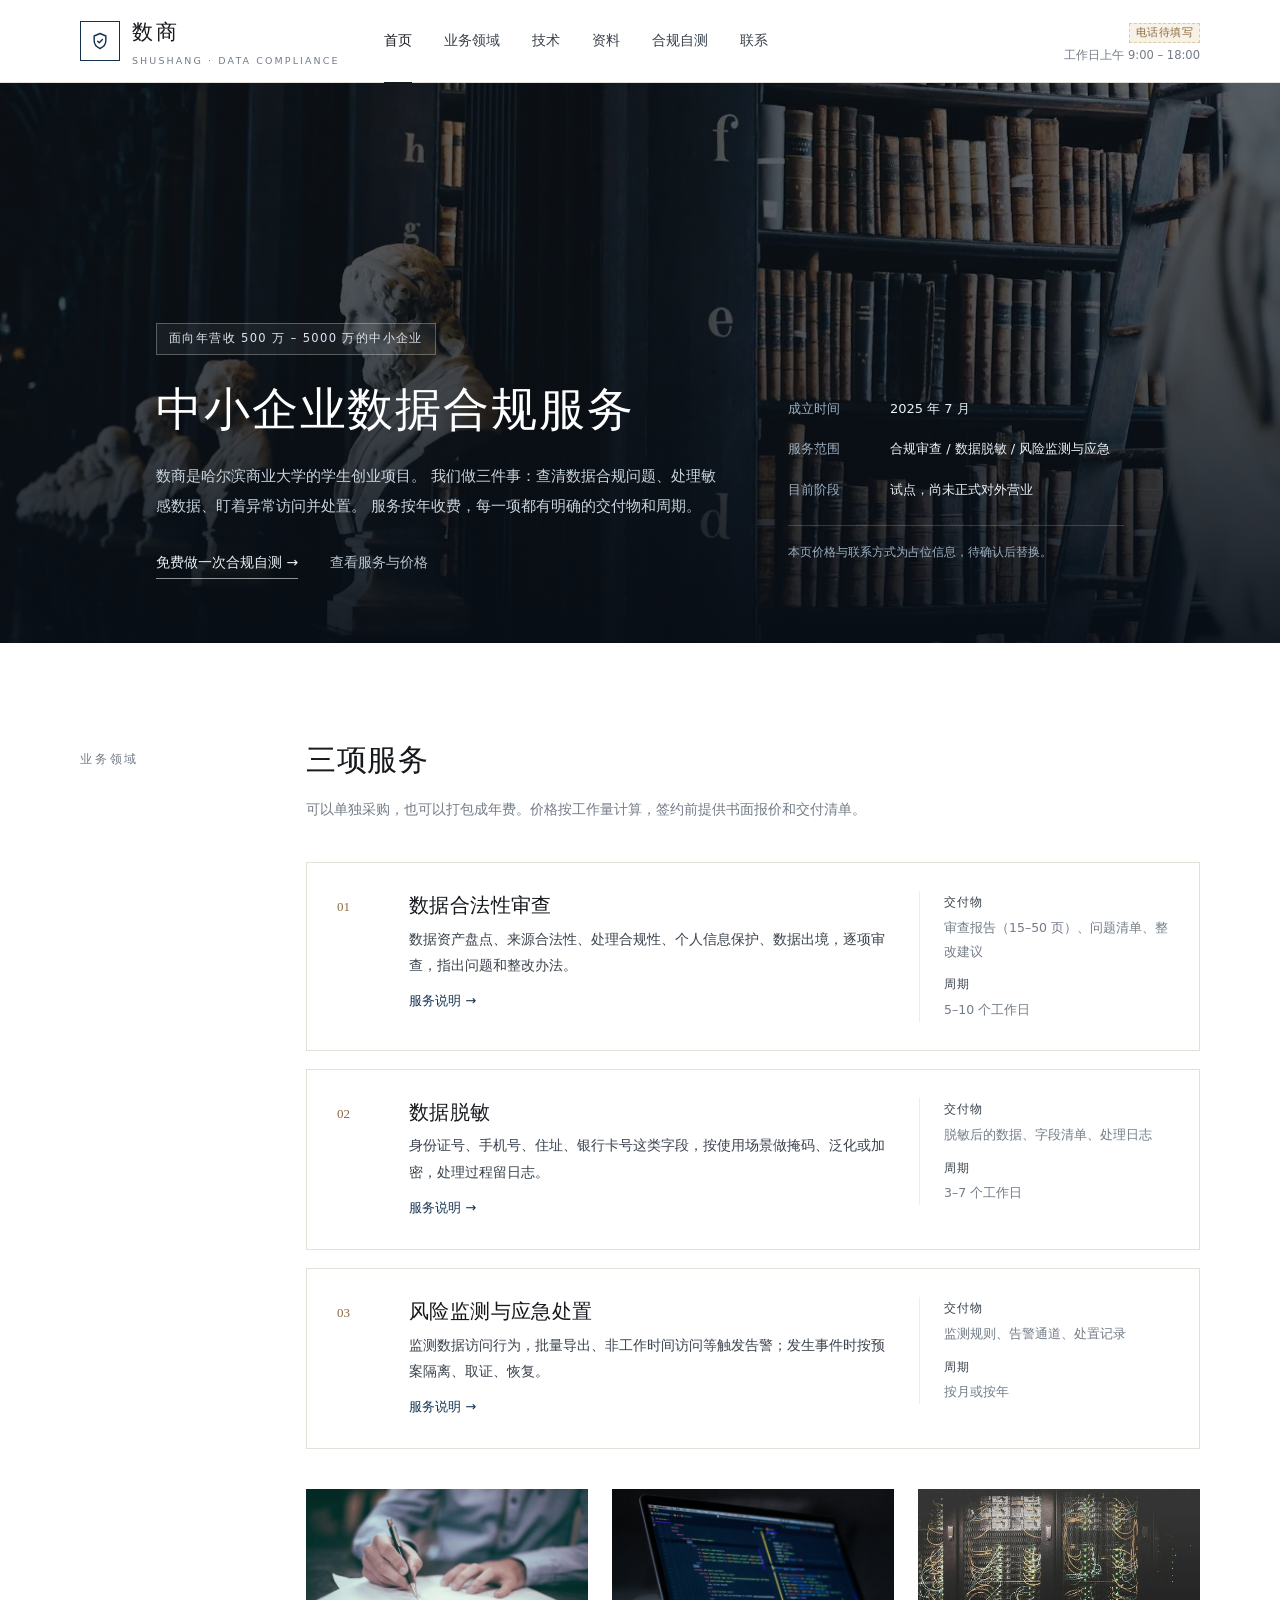
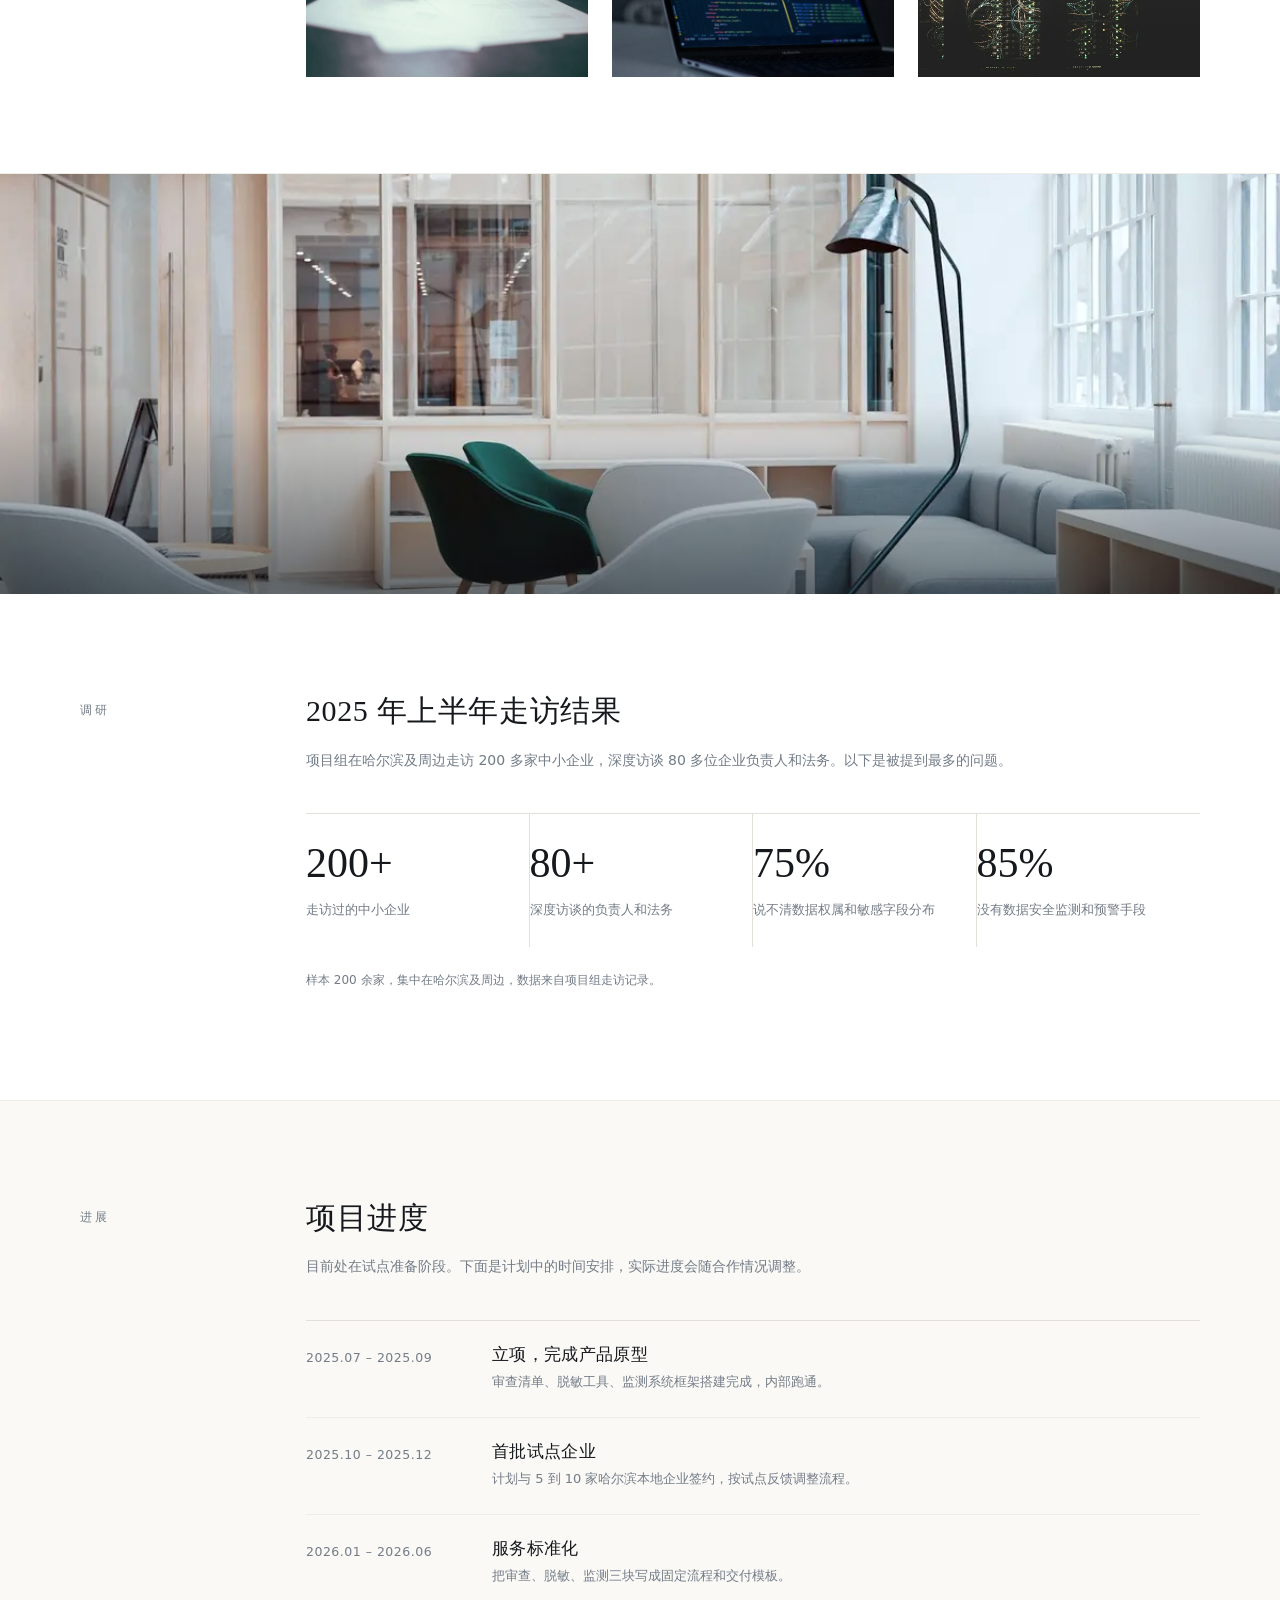
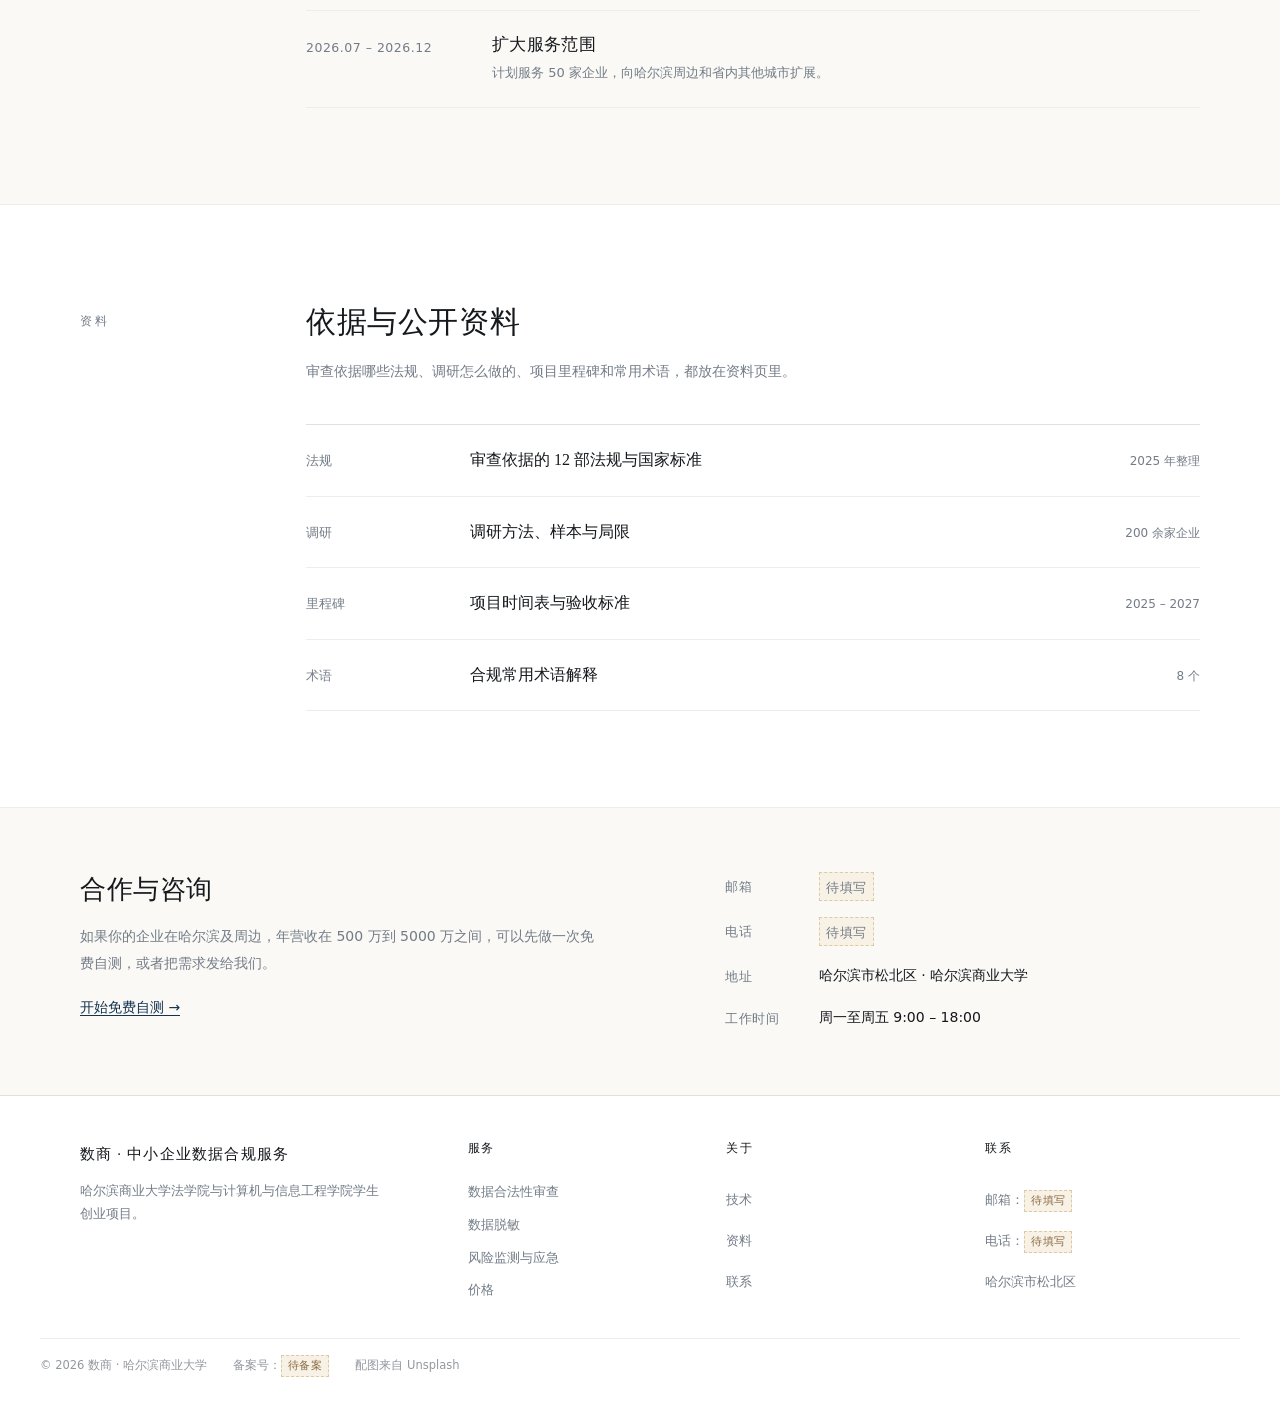
<file: index.html>
<!doctype html>
<html lang="zh-CN">
<head>
  <meta charset="utf-8">
  <meta name="viewport" content="width=device-width, initial-scale=1">
  <title>数商 · 中小企业数据合规服务</title>
  <meta name="description" content="数商是哈尔滨商业大学法学院与计算机与信息工程学院的学生创业项目，为中小企业提供数据合法性审查、数据脱敏、风险监测与应急处置服务。">
  <link rel="icon" href="favicon.svg" type="image/svg+xml">
  <link rel="stylesheet" href="assets/css/editorial.css">
</head>
<body>

  <header class="masthead">
    <div class="wrap">
      <a class="logo" href="index.html">
        <span class="logo-mark">
          <svg viewBox="0 0 24 24" fill="none" stroke="currentColor" stroke-width="1.7" stroke-linecap="round" stroke-linejoin="round">
            <path d="M12 3 5 6v5.5c0 4.3 2.9 7.9 7 9.5 4.1-1.6 7-5.2 7-9.5V6l-7-3Z"/>
            <path d="M9.2 12.2l1.9 1.9 3.8-3.9"/>
          </svg>
        </span>
        <span>
          <span class="logo-name">数商</span>
          <span class="logo-sub">SHUSHANG · DATA COMPLIANCE</span>
        </span>
      </a>

      <nav class="mainnav" id="mainnav">
        <a href="index.html" class="active">首页</a>
        <a href="services.html">业务领域</a>
        <a href="technology.html">技术</a>
        <a href="research.html">资料</a>
        <a href="check.html">合规自测</a>
        <a href="contact.html">联系</a>
      </nav>

      <div class="contact">
        <strong><span class="ph">电话待填写</span></strong>
        工作日上午 9:00 – 18:00
      </div>

      <button class="nav-toggle" type="button" aria-label="打开菜单" aria-expanded="false" onclick="var n=document.getElementById('mainnav');var o=n.classList.toggle('open');this.setAttribute('aria-expanded',o)">
        <svg viewBox="0 0 24 24" fill="none" stroke="currentColor" stroke-width="1.8" stroke-linecap="round"><path d="M4 7h16M4 12h16M4 17h16"/></svg>
      </button>
    </div>
  </header>

  <main>
    <!-- 首屏 -->
    <section class="hero">
      <div class="wrap">
        <div>
          <span class="tag">面向年营收 500 万 – 5000 万的中小企业</span>
          <h1>中小企业数据合规服务</h1>
          <p class="intro">
            数商是哈尔滨商业大学的学生创业项目。
            我们做三件事：查清数据合规问题、处理敏感数据、盯着异常访问并处置。
            服务按年收费，每一项都有明确的交付物和周期。
          </p>
          <div class="links">
            <a href="check.html">免费做一次合规自测 →</a>
            <a class="plain" href="services.html">查看服务与价格</a>
          </div>
        </div>

        <div class="hero-facts">
          <dl>
            <dt>成立时间</dt><dd>2025 年 7 月</dd>
                        <dt>服务范围</dt><dd>合规审查 / 数据脱敏 / 风险监测与应急</dd>
            <dt>目前阶段</dt><dd>试点，尚未正式对外营业</dd>
          </dl>
          <p class="note">本页价格与联系方式为占位信息，待确认后替换。</p>
        </div>
      </div>
    </section>

    <!-- 业务领域 -->
    <section class="part" id="areas">
      <div class="wrap">
        <div class="part-label">业务领域</div>
        <div>
          <h2>三项服务</h2>
          <p class="lead">可以单独采购，也可以打包成年费。价格按工作量计算，签约前提供书面报价和交付清单。</p>

          <div class="areas">
            <article class="area">
              <span class="no">01</span>
              <div>
                <h3>数据合法性审查</h3>
                <p>数据资产盘点、来源合法性、处理合规性、个人信息保护、数据出境，逐项审查，指出问题和整改办法。</p>
                <a class="more" href="services.html#review">服务说明 →</a>
              </div>
              <div class="deliver">
                <div><b>交付物</b>审查报告（15–50 页）、问题清单、整改建议</div><div><b>周期</b>5–10 个工作日</div></div>
            </article>

            <article class="area">
              <span class="no">02</span>
              <div>
                <h3>数据脱敏</h3>
                <p>身份证号、手机号、住址、银行卡号这类字段，按使用场景做掩码、泛化或加密，处理过程留日志。</p>
                <a class="more" href="services.html#masking">服务说明 →</a>
              </div>
              <div class="deliver">
                <div><b>交付物</b>脱敏后的数据、字段清单、处理日志</div><div><b>周期</b>3–7 个工作日</div></div>
            </article>

            <article class="area">
              <span class="no">03</span>
              <div>
                <h3>风险监测与应急处置</h3>
                <p>监测数据访问行为，批量导出、非工作时间访问等触发告警；发生事件时按预案隔离、取证、恢复。</p>
                <a class="more" href="services.html#risk">服务说明 →</a>
              </div>
              <div class="deliver">
                <div><b>交付物</b>监测规则、告警通道、处置记录</div><div><b>周期</b>按月或按年</div></div>
            </article>
          </div>

          <div class="trio" style="margin-top:40px;">
            <figure>
              <img src="assets/img/img-audit.webp" alt="办公桌上摊开的审查资料" loading="lazy">
            </figure>
            <figure>
              <img src="assets/img/img-chip.webp" alt="电路板与芯片特写" loading="lazy">
            </figure>
            <figure>
              <img src="assets/img/img-corridor.webp" alt="机房里的服务器设备" loading="lazy">
            </figure>
          </div>
        </div>
      </div>
    </section>

    <!-- 大图条 -->
    <section class="band">
      <img src="assets/img/img-lounge.webp" alt="办公区的休息洽谈区" loading="lazy">
    </section>

    <!-- 调研 -->
    <section class="part" id="research">
      <div class="wrap">
        <div class="part-label">调研</div>
        <div>
          <h2>2025 年上半年走访结果</h2>
          <p class="lead">项目组在哈尔滨及周边走访 200 多家中小企业，深度访谈 80 多位企业负责人和法务。以下是被提到最多的问题。</p>

          <div class="numbers">
            <div class="num"><b>200+</b><span>走访过的中小企业</span></div>
            <div class="num"><b>80+</b><span>深度访谈的负责人和法务</span></div>
            <div class="num"><b>75%</b><span>说不清数据权属和敏感字段分布</span></div>
            <div class="num"><b>85%</b><span>没有数据安全监测和预警手段</span></div>
          </div>
          <p style="font-size:12px;color:var(--muted);margin-top:22px;">样本 200 余家，集中在哈尔滨及周边，数据来自项目组走访记录。</p>
        </div>
      </div>
    </section>

    <!-- 进展 -->
    <section class="part paper" id="roadmap">
      <div class="wrap">
        <div class="part-label">进展</div>
        <div>
          <h2>项目进度</h2>
          <p class="lead">目前处在试点准备阶段。下面是计划中的时间安排，实际进度会随合作情况调整。</p>

          <div class="roadmap">
            <div class="step">
              <time>2025.07 – 2025.09</time>
              <div><h3>立项，完成产品原型</h3><p>审查清单、脱敏工具、监测系统框架搭建完成，内部跑通。</p></div>
            </div>
            <div class="step">
              <time>2025.10 – 2025.12</time>
              <div><h3>首批试点企业</h3><p>计划与 5 到 10 家哈尔滨本地企业签约，按试点反馈调整流程。</p></div>
            </div>
            <div class="step">
              <time>2026.01 – 2026.06</time>
              <div><h3>服务标准化</h3><p>把审查、脱敏、监测三块写成固定流程和交付模板。</p></div>
            </div>
            <div class="step">
              <time>2026.07 – 2026.12</time>
              <div><h3>扩大服务范围</h3><p>计划服务 50 家企业，向哈尔滨周边和省内其他城市扩展。</p></div>
            </div>
          </div>
        </div>
      </div>
    </section>

    <!-- 资料 -->
    <section class="part" id="docs">
      <div class="wrap">
        <div class="part-label">资料</div>
        <div>
          <h2>依据与公开资料</h2>
          <p class="lead">审查依据哪些法规、调研怎么做的、项目里程碑和常用术语，都放在资料页里。</p>

          <div class="doc-list">
            <div class="doc">
              <span class="k">法规</span>
              <span class="t"><a href="research.html#laws">审查依据的 12 部法规与国家标准</a></span>
              <span class="d">2025 年整理</span>
            </div>
            <div class="doc">
              <span class="k">调研</span>
              <span class="t"><a href="research.html#method">调研方法、样本与局限</a></span>
              <span class="d">200 余家企业</span>
            </div>
            <div class="doc">
              <span class="k">里程碑</span>
              <span class="t"><a href="research.html#milestones">项目时间表与验收标准</a></span>
              <span class="d">2025 – 2027</span>
            </div>
            <div class="doc">
              <span class="k">术语</span>
              <span class="t"><a href="research.html#glossary">合规常用术语解释</a></span>
              <span class="d">8 个</span>
            </div>
          </div>
        </div>
      </div>
    </section>

    <!-- 联系 -->
    <section class="contact-band" id="contact">
      <div class="wrap">
        <div>
          <h2>合作与咨询</h2>
          <p>如果你的企业在哈尔滨及周边，年营收在 500 万到 5000 万之间，可以先做一次免费自测，或者把需求发给我们。</p>
          <p style="margin-top:18px;"><a href="check.html" style="color:var(--brand);border-bottom:1px solid var(--brand);">开始免费自测 →</a></p>
        </div>
        <div class="contact-list">
          <div><span>邮箱</span><span><span class="ph">待填写</span></span></div>
          <div><span>电话</span><span><span class="ph">待填写</span></span></div>
          <div><span>地址</span><span>哈尔滨市松北区 · 哈尔滨商业大学</span></div>
          <div><span>工作时间</span><span>周一至周五 9:00 – 18:00</span></div>
        </div>
      </div>
    </section>
  </main>

  <footer class="foot">
    <div class="wrap">
      <div>
        <div class="brandline">数商 · 中小企业数据合规服务</div>
        <p style="max-width:300px;">哈尔滨商业大学法学院与计算机与信息工程学院学生创业项目。</p>
      </div>
      <div class="col">
        <h4>服务</h4>
        <a href="services.html#review">数据合法性审查</a>
        <a href="services.html#masking">数据脱敏</a>
        <a href="services.html#risk">风险监测与应急</a>
        <a href="services.html#pricing">价格</a>
      </div>
      <div class="col">
        <h4>关于</h4>
        <a href="technology.html">技术</a>
        <a href="research.html">资料</a>
        <a href="contact.html">联系</a>
      </div>
      <div class="col">
        <h4>联系</h4>
        <span>邮箱：<span class="ph">待填写</span></span>
        <span>电话：<span class="ph">待填写</span></span>
        <span>哈尔滨市松北区</span>
      </div>
    </div>
    <div class="wrap bottom">
      <span>© 2026 数商 · 哈尔滨商业大学</span>
      <span>备案号：<span class="ph">待备案</span></span>
      <span>配图来自 Unsplash</span>
    </div>
  </footer>

</body>
</html>
</file>
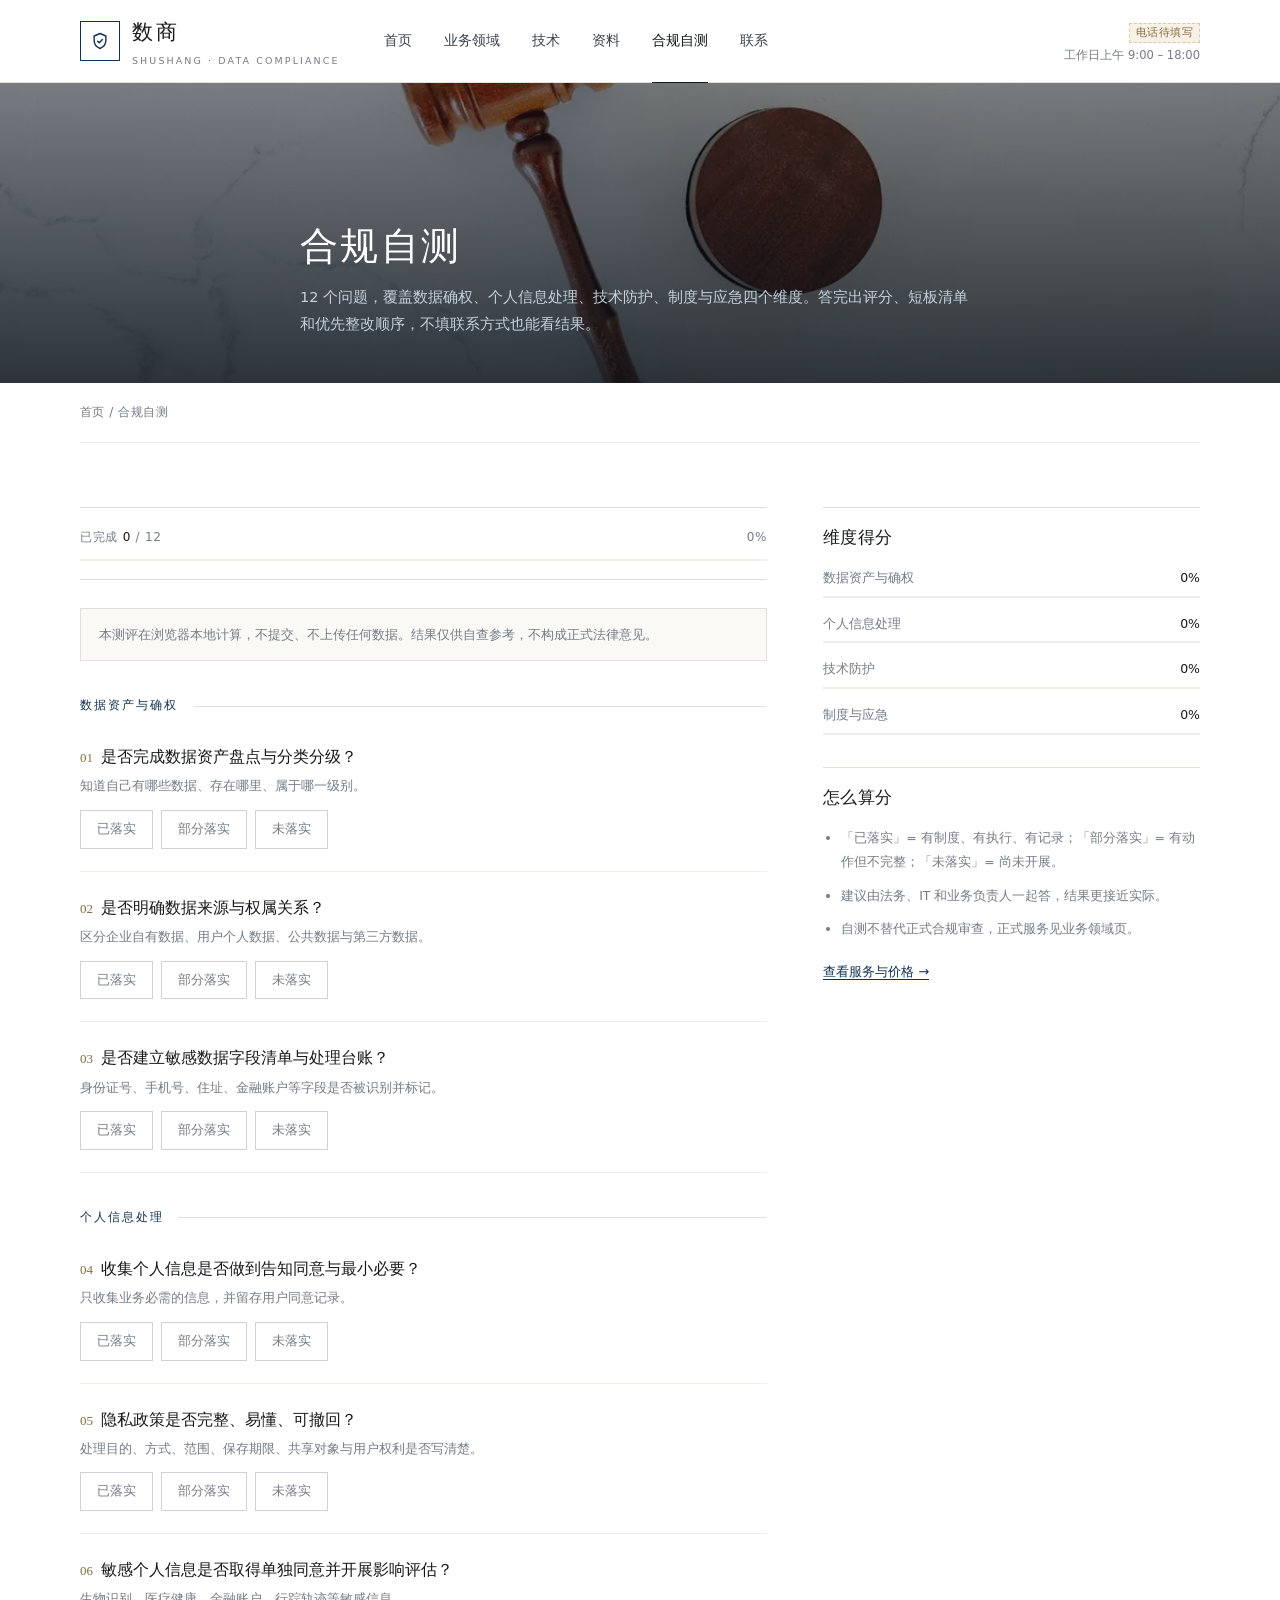
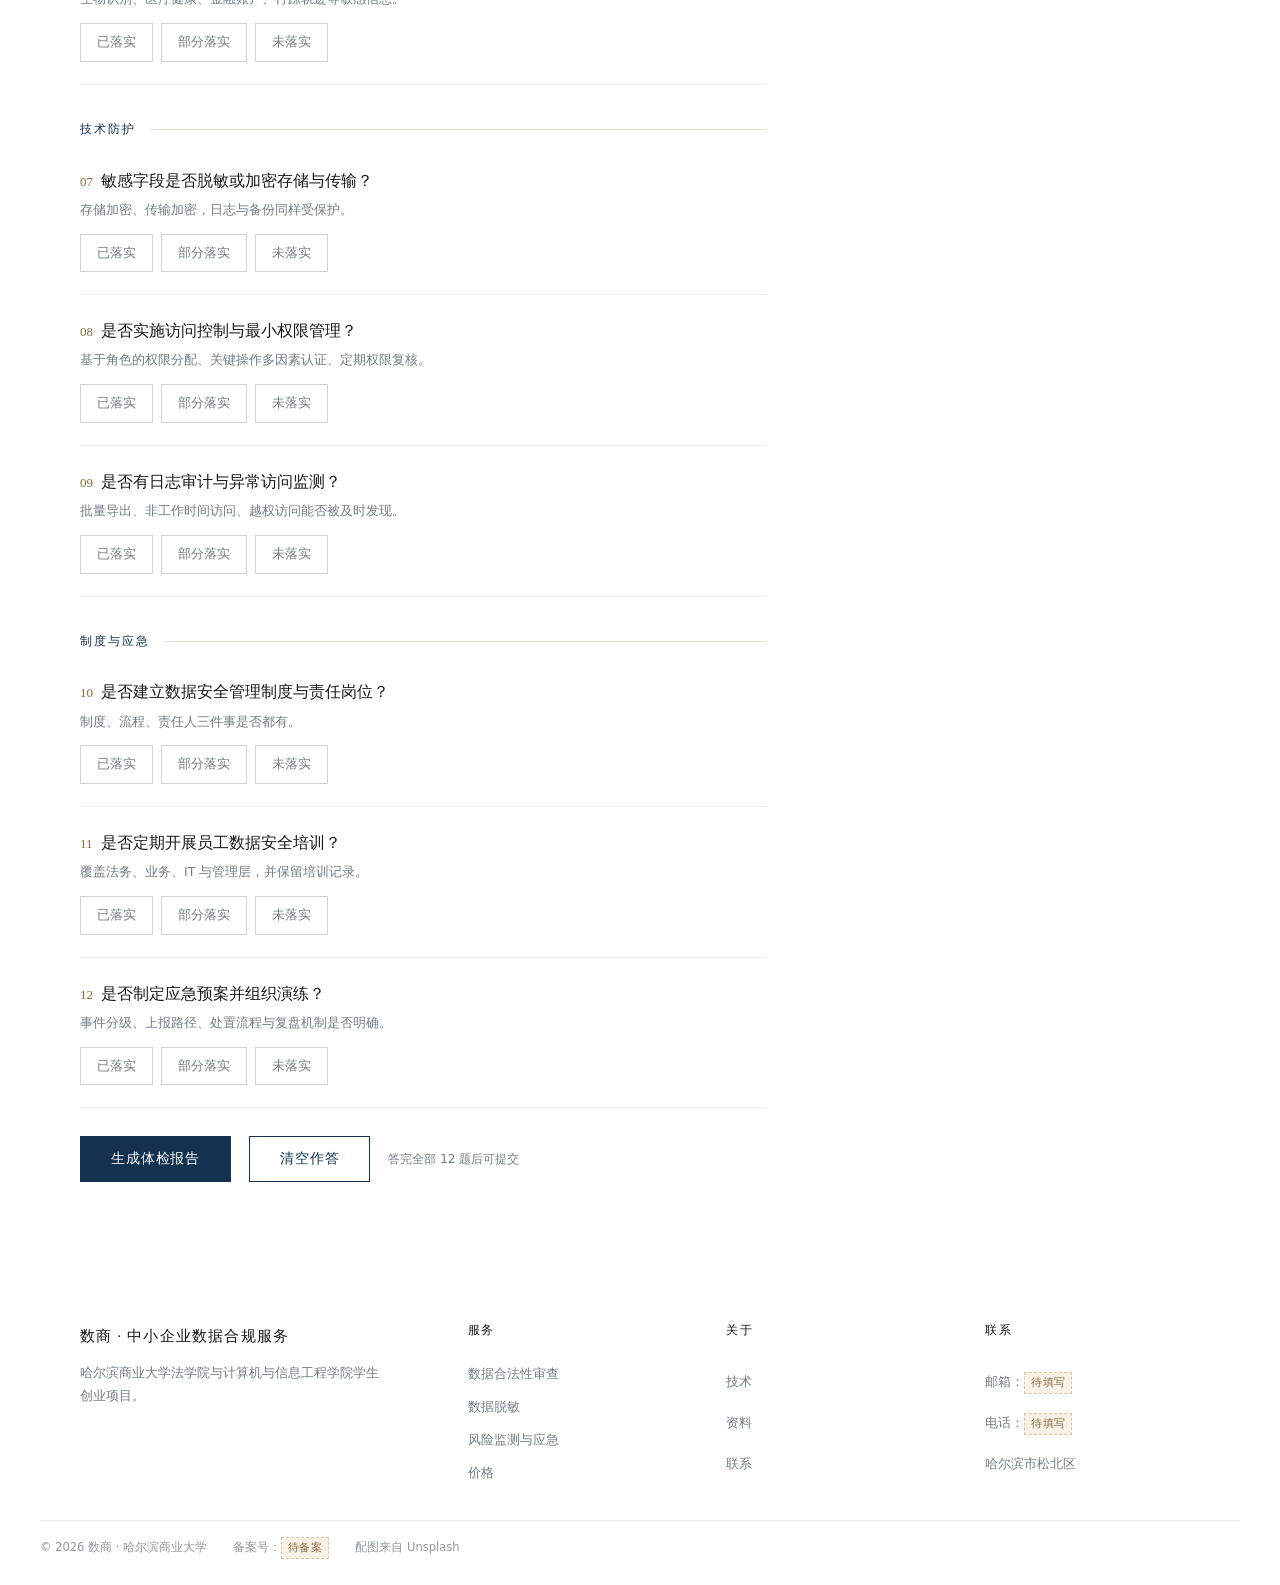
<file: check.html>
<!doctype html>
<html lang="zh-CN">
<head>
  <meta charset="utf-8">
  <meta name="viewport" content="width=device-width, initial-scale=1">
  <title>合规自测 · 数商</title>
  <meta name="description" content="12 个问题，3 分钟，看清企业在数据确权、个人信息保护、技术防护、制度应急上的短板。全部在浏览器本地计算，不上传任何数据。">
  <link rel="icon" href="favicon.svg" type="image/svg+xml">
  <link rel="stylesheet" href="assets/css/editorial.css">
  <link rel="stylesheet" href="assets/css/check.css">
</head>
<body>

  <header class="masthead">
    <div class="wrap">
      <a class="logo" href="index.html">
        <span class="logo-mark">
          <svg viewBox="0 0 24 24" fill="none" stroke="currentColor" stroke-width="1.7" stroke-linecap="round" stroke-linejoin="round">
            <path d="M12 3 5 6v5.5c0 4.3 2.9 7.9 7 9.5 4.1-1.6 7-5.2 7-9.5V6l-7-3Z"/>
            <path d="M9.2 12.2l1.9 1.9 3.8-3.9"/>
          </svg>
        </span>
        <span>
          <span class="logo-name">数商</span>
          <span class="logo-sub">SHUSHANG · DATA COMPLIANCE</span>
        </span>
      </a>

      <nav class="mainnav" id="mainnav">
        <a href="index.html">首页</a>
        <a href="services.html">业务领域</a>
        <a href="technology.html">技术</a>
        <a href="research.html">资料</a>
        <a href="check.html" class="active">合规自测</a>
        <a href="contact.html">联系</a>
      </nav>

      <div class="contact">
        <strong><span class="ph">电话待填写</span></strong>
        工作日上午 9:00 – 18:00
      </div>

      <button class="nav-toggle" type="button" aria-label="打开菜单" aria-expanded="false" onclick="var n=document.getElementById('mainnav');var o=n.classList.toggle('open');this.setAttribute('aria-expanded',o)">
        <svg viewBox="0 0 24 24" fill="none" stroke="currentColor" stroke-width="1.8" stroke-linecap="round"><path d="M4 7h16M4 12h16M4 17h16"/></svg>
      </button>
    </div>
  </header>

  <main>
    <section class="banner img-gavel">
      <div class="wrap">
        <h1>合规自测</h1>
        <p>12 个问题，覆盖数据确权、个人信息处理、技术防护、制度与应急四个维度。答完出评分、短板清单和优先整改顺序，不填联系方式也能看结果。</p>
      </div>
    </section>

    <div class="wrap">
      <div class="crumb"><a href="index.html">首页</a> / 合规自测</div>
    </div>

    <section class="check-section">
      <div class="wrap">
        <div class="check-layout">
          <div class="check-panel">
            <div class="check-progress">
              <div class="progress-meta">
                <span>已完成 <b id="answered-count">0</b> / 12</span>
                <span id="progress-text">0%</span>
              </div>
              <div class="progress-bar" role="progressbar" aria-valuemin="0" aria-valuemax="100" aria-valuenow="0" aria-label="测评完成进度">
                <div class="progress-fill" id="progress-fill"></div>
              </div>
            </div>

            <div class="check-body">
              <div class="notice-box">
                本测评在浏览器本地计算，不提交、不上传任何数据。结果仅供自查参考，不构成正式法律意见。
              </div>

              <form id="check-form" novalidate>
                <div id="question-list"></div>

                <div class="check-actions">
                  <button class="btn" type="submit">生成体检报告</button>
                  <button class="btn btn--ghost" type="reset" id="reset-form">清空作答</button>
                  <p class="note">答完全部 12 题后可提交</p>
                </div>
              </form>
            </div>
          </div>

          <aside class="check-side">
            <div class="side-card">
              <h3>维度得分</h3>
              <div class="dim-list" id="dim-list"></div>
            </div>
            <div class="side-card">
              <h3>怎么算分</h3>
              <ul class="tips">
                <li>「已落实」= 有制度、有执行、有记录；「部分落实」= 有动作但不完整；「未落实」= 尚未开展。</li>
                <li>建议由法务、IT 和业务负责人一起答，结果更接近实际。</li>
                <li>自测不替代正式合规审查，正式服务见业务领域页。</li>
              </ul>
              <p style="margin-top:16px;"><a href="services.html" style="color:var(--brand);border-bottom:1px solid var(--brand);font-size:13px;">查看服务与价格 →</a></p>
            </div>
          </aside>
        </div>
      </div>
    </section>

    <section class="result-section" id="result-section" hidden>
      <div class="wrap">
        <div class="result is-visible" id="result">
          <div class="result-card">
            <div class="result-top">
              <div class="score-ring">
                <svg viewBox="0 0 120 120" aria-hidden="true">
                  <defs>
                    <linearGradient id="scoreGradient" x1="0" y1="0" x2="1" y2="1">
                      <stop offset="0" stop-color="#12324f"/>
                      <stop offset="1" stop-color="#2f6d9e"/>
                    </linearGradient>
                  </defs>
                  <circle class="track" cx="60" cy="60" r="54"/>
                  <circle class="value" id="score-circle" cx="60" cy="60" r="54"/>
                </svg>
                <div class="score-text">
                  <b id="score-num">0</b>
                  <span>综合得分 / 100</span>
                </div>
              </div>
              <div class="result-summary">
                <span class="badge" id="level-badge">评估中</span>
                <h2 id="level-title" style="margin-top:12px;">合规风险等级</h2>
                <p id="level-desc"></p>
                <div class="result-levels" id="result-levels"></div>
              </div>
            </div>

            <div class="result-body">
              <h3>优先整改事项</h3>
              <div class="weak-list" id="weak-list"></div>
              <div class="result-actions">
                <a class="btn" href="contact.html">预约免费合规审查</a>
                <button class="btn btn--ghost" type="button" id="print-btn">打印 / 保存 PDF</button>
                <button class="btn btn--ghost" type="button" id="restart-btn">重新测评</button>
              </div>
            </div>
          </div>
        </div>
      </div>
    </section>
  </main>

  <footer class="foot">
    <div class="wrap">
      <div>
        <div class="brandline">数商 · 中小企业数据合规服务</div>
        <p style="max-width:300px;">哈尔滨商业大学法学院与计算机与信息工程学院学生创业项目。</p>
      </div>
      <div class="col">
        <h4>服务</h4>
        <a href="services.html#review">数据合法性审查</a>
        <a href="services.html#masking">数据脱敏</a>
        <a href="services.html#risk">风险监测与应急</a>
        <a href="services.html#pricing">价格</a>
      </div>
      <div class="col">
        <h4>关于</h4>
        <a href="technology.html">技术</a>
        <a href="research.html">资料</a>
        <a href="contact.html">联系</a>
      </div>
      <div class="col">
        <h4>联系</h4>
        <span>邮箱：<span class="ph">待填写</span></span>
        <span>电话：<span class="ph">待填写</span></span>
        <span>哈尔滨市松北区</span>
      </div>
    </div>
    <div class="wrap bottom">
      <span>© 2026 数商 · 哈尔滨商业大学</span>
      <span>备案号：<span class="ph">待备案</span></span>
      <span>配图来自 Unsplash</span>
    </div>
  </footer>

  <script src="assets/js/check.js" defer></script>
</body>
</html>
</file>
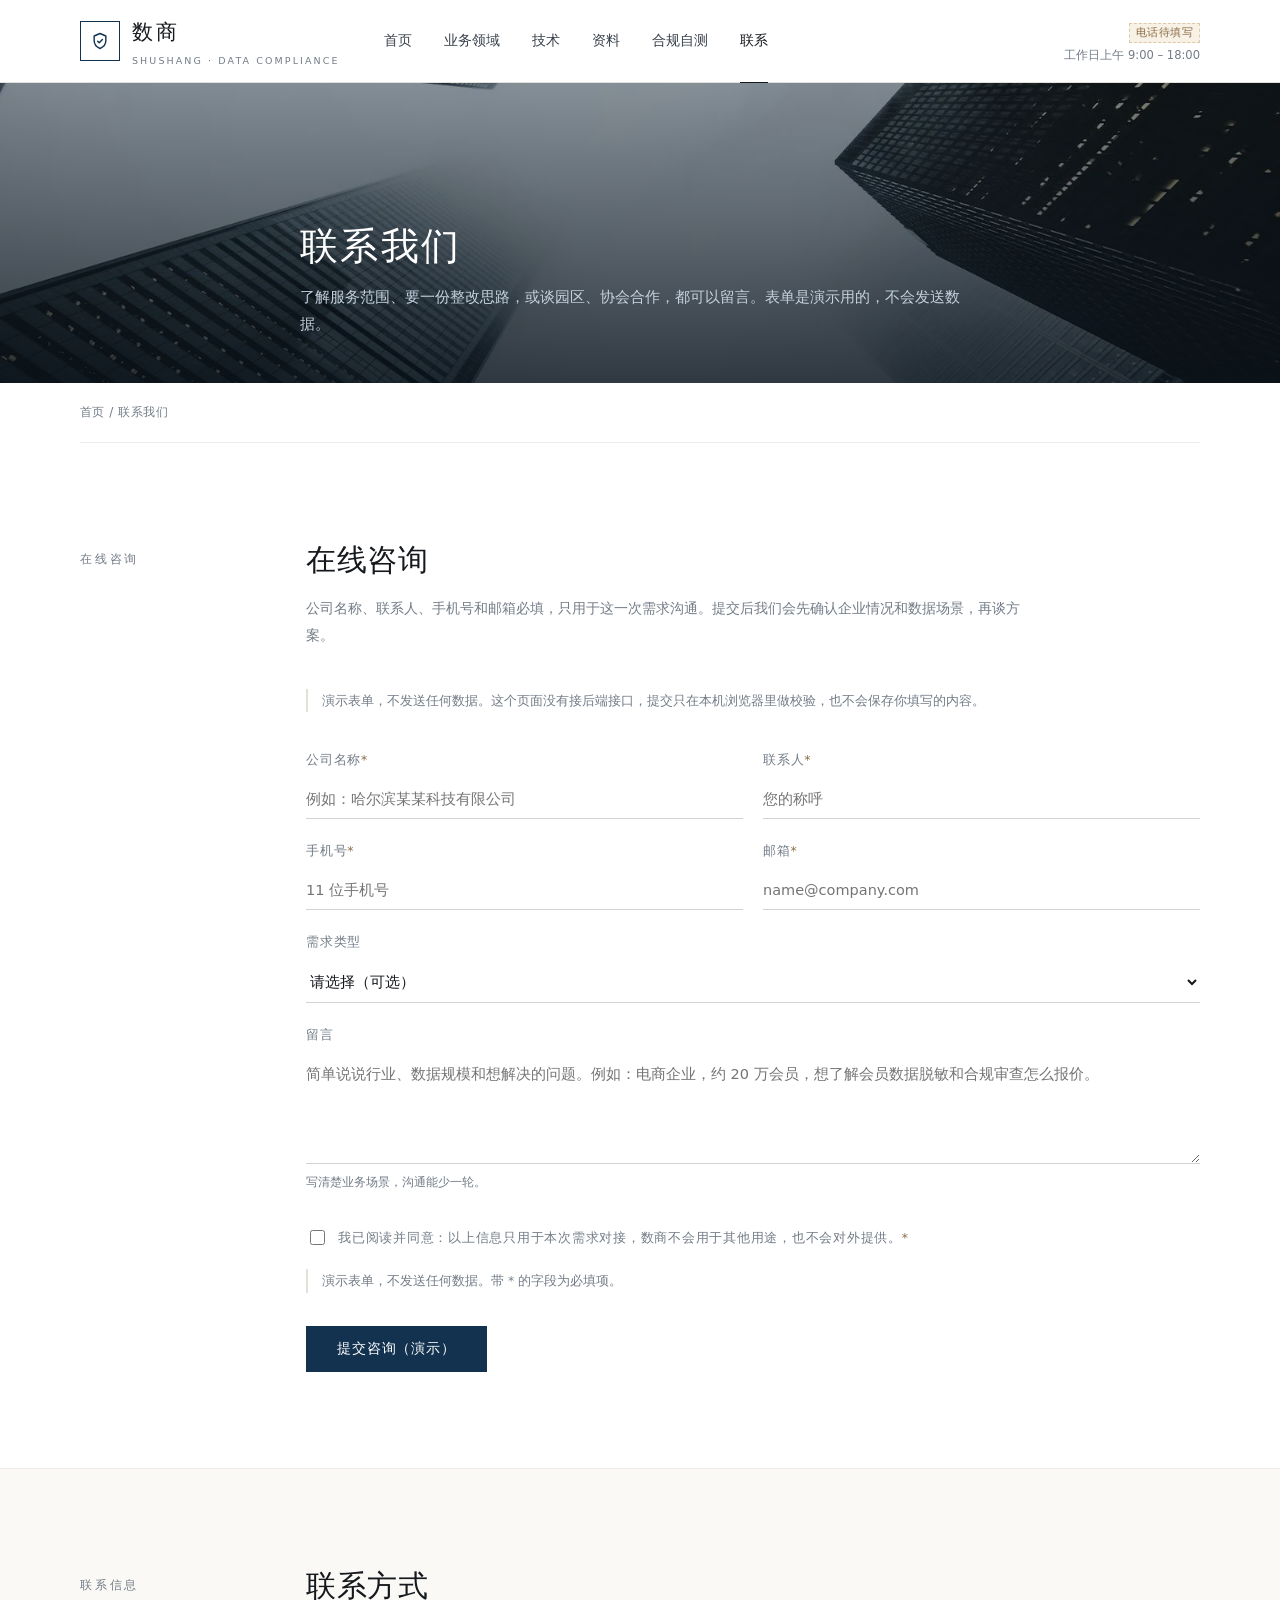
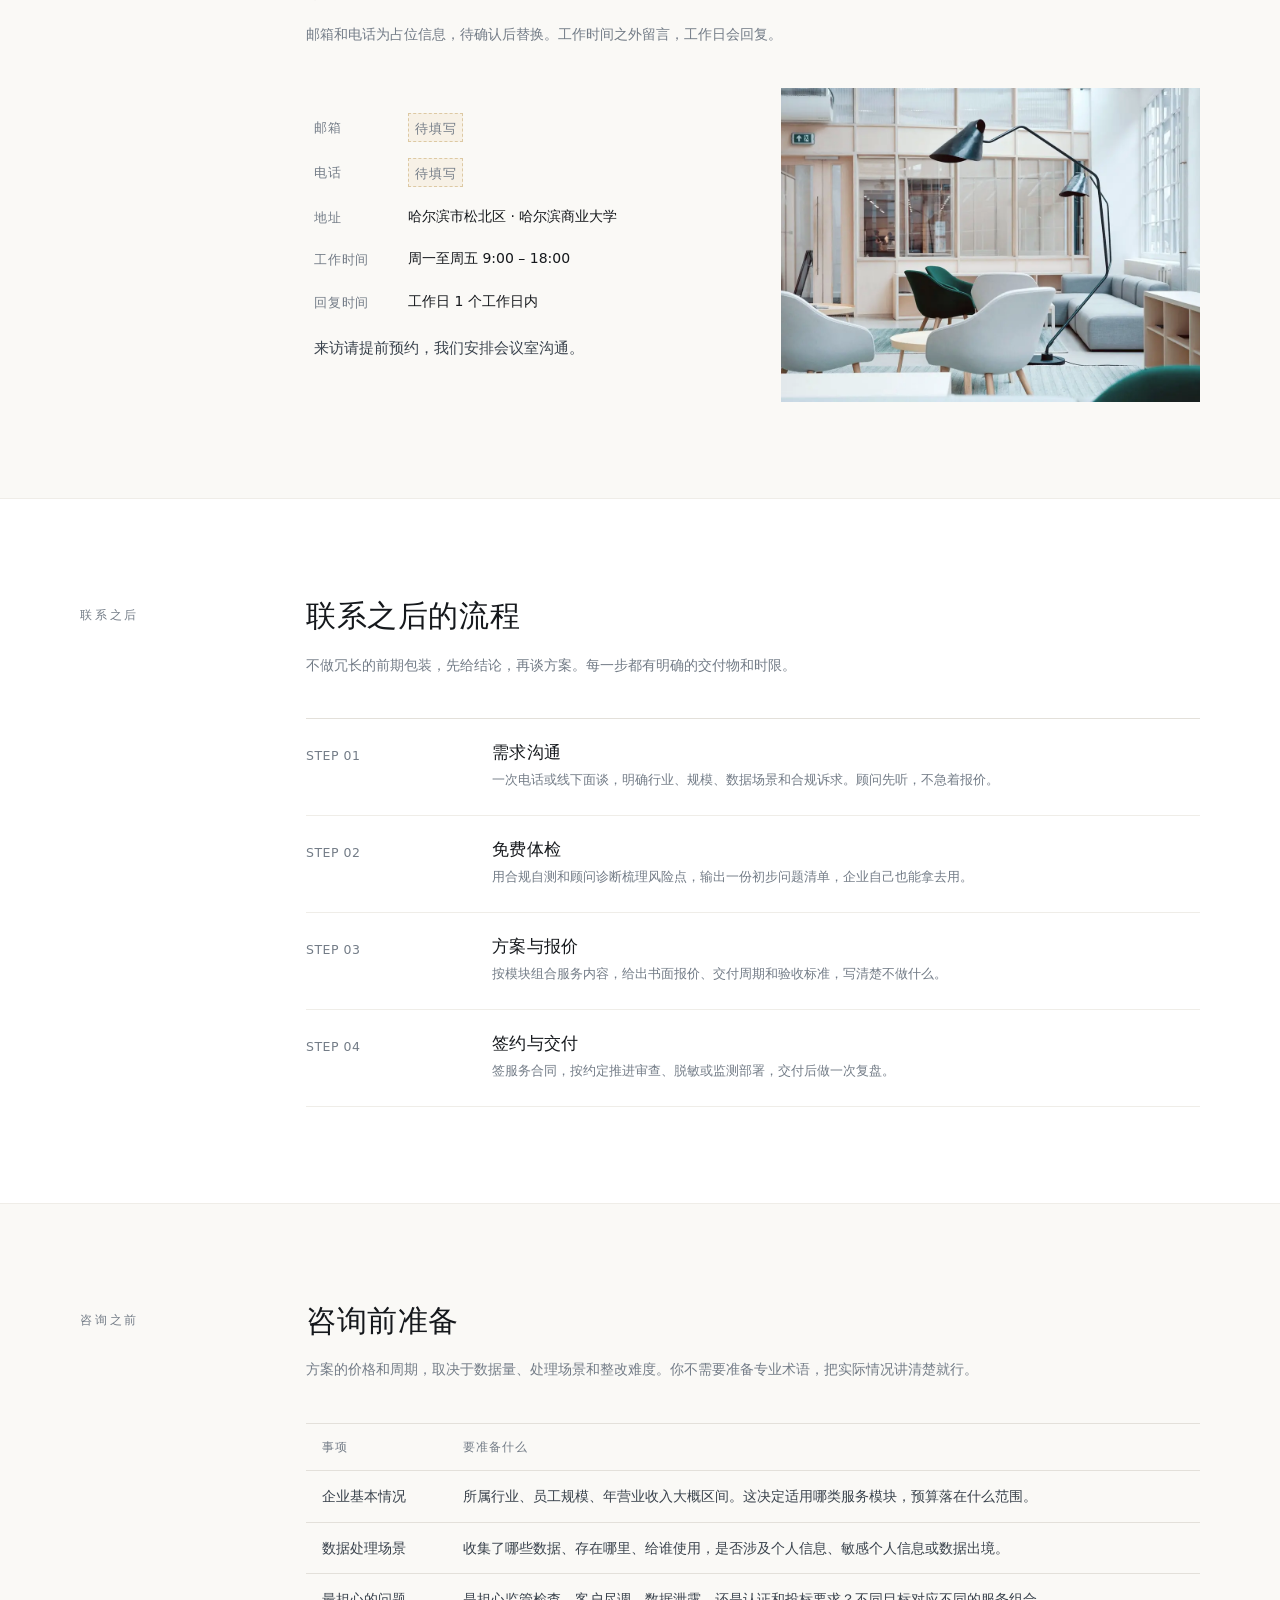
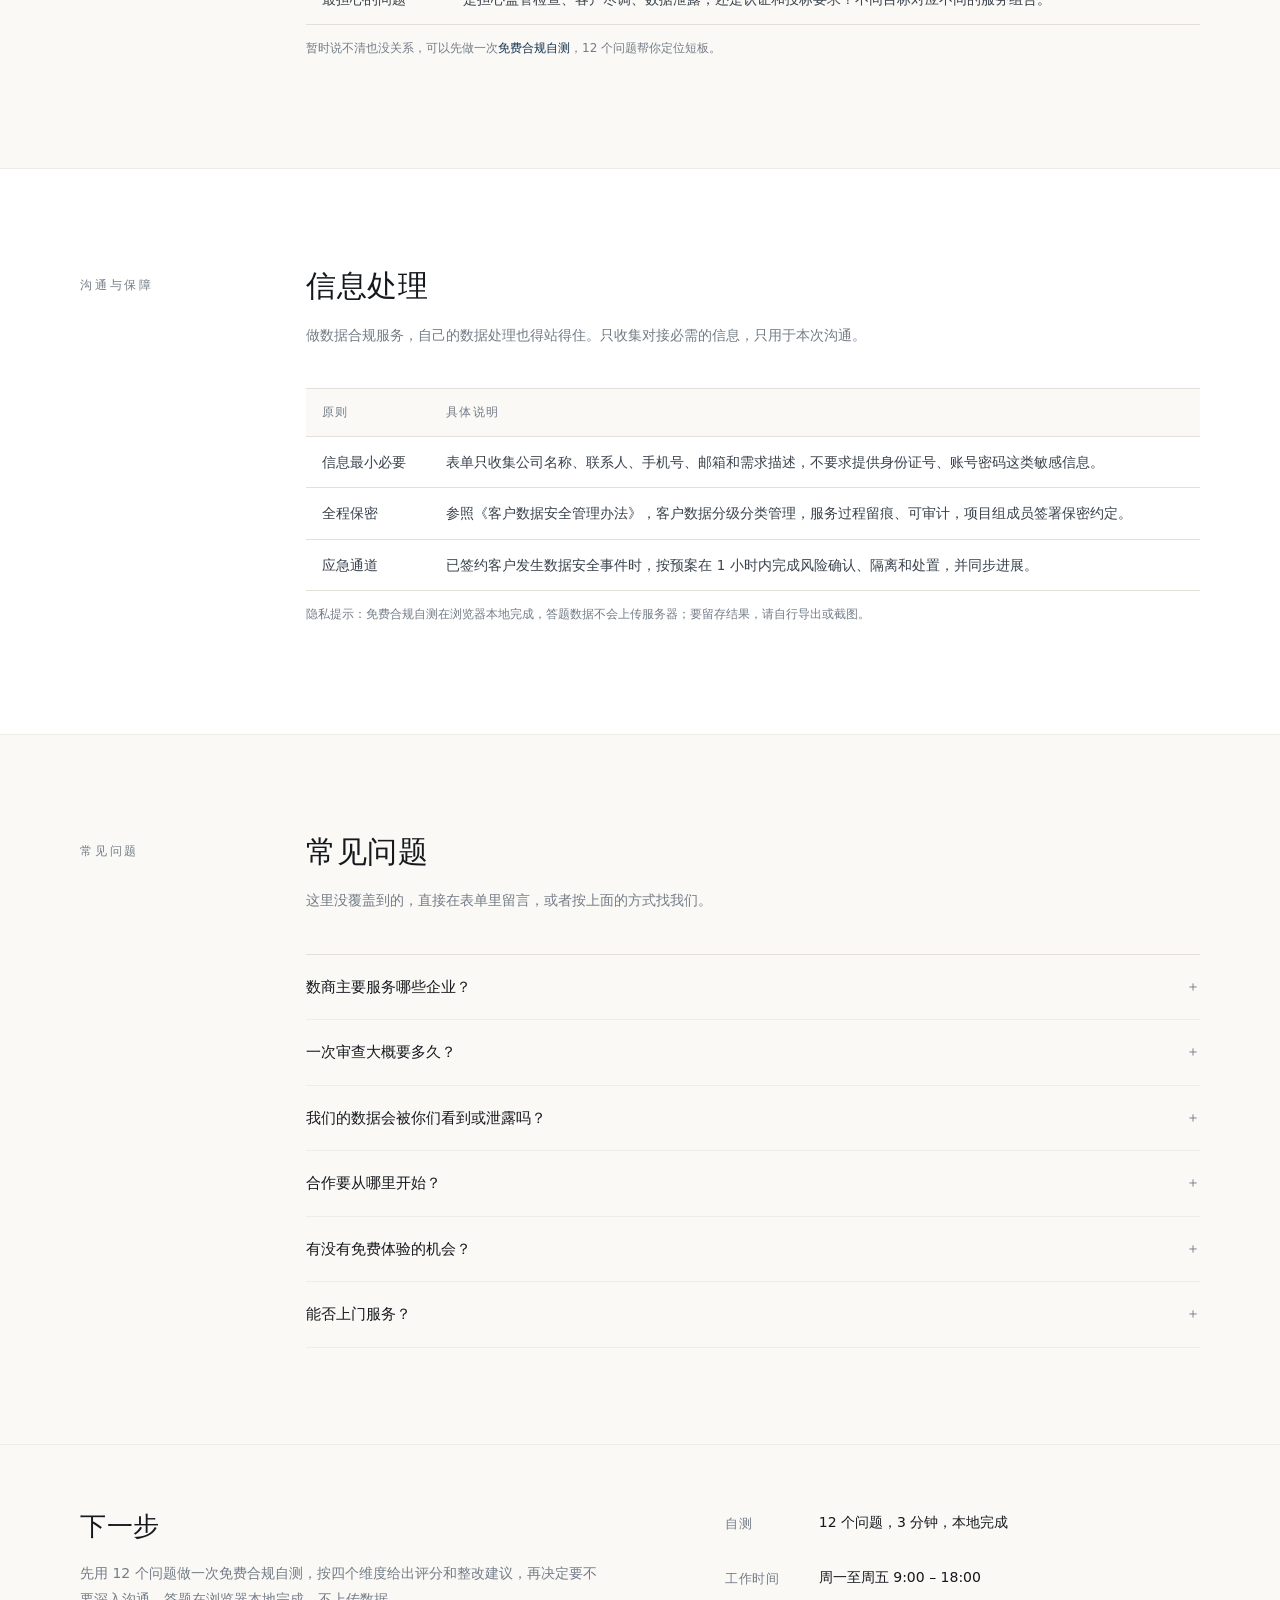
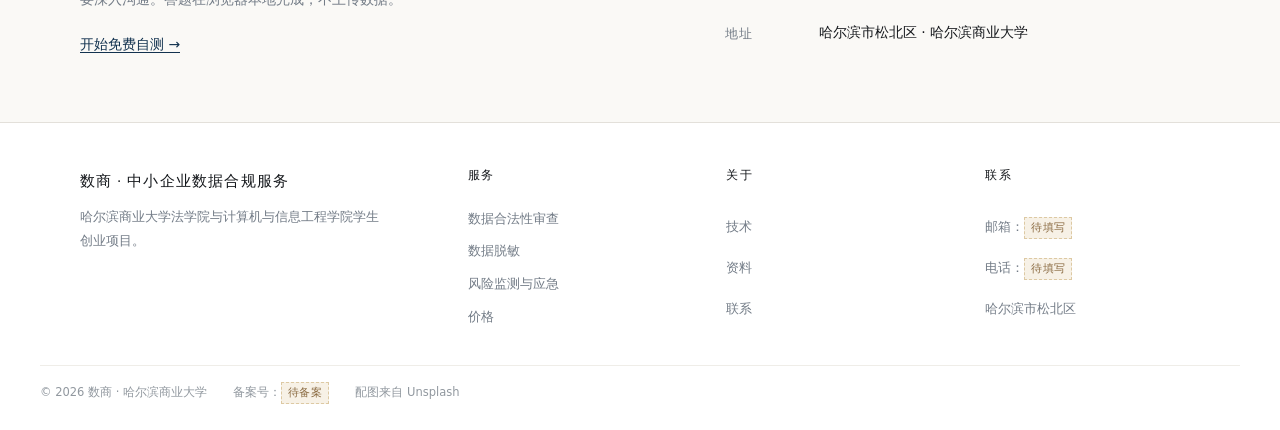
<file: contact.html>
<!doctype html>
<html lang="zh-CN">
<head>
  <meta charset="utf-8">
  <meta name="viewport" content="width=device-width, initial-scale=1">
  <title>联系我们 · 数商</title>
  <meta name="description" content="联系数商：在线提交数据合规咨询需求，或通过邮箱、电话与哈尔滨商业大学数商对接。页面表单为纯前端演示，不发送任何数据。">
  <link rel="icon" href="favicon.svg" type="image/svg+xml">
  <link rel="stylesheet" href="assets/css/editorial.css">
</head>
<body>

  <header class="masthead">
    <div class="wrap">
      <a class="logo" href="index.html">
        <span class="logo-mark">
          <svg viewBox="0 0 24 24" fill="none" stroke="currentColor" stroke-width="1.7" stroke-linecap="round" stroke-linejoin="round">
            <path d="M12 3 5 6v5.5c0 4.3 2.9 7.9 7 9.5 4.1-1.6 7-5.2 7-9.5V6l-7-3Z"/>
            <path d="M9.2 12.2l1.9 1.9 3.8-3.9"/>
          </svg>
        </span>
        <span>
          <span class="logo-name">数商</span>
          <span class="logo-sub">SHUSHANG · DATA COMPLIANCE</span>
        </span>
      </a>

      <nav class="mainnav" id="mainnav">
        <a href="index.html">首页</a>
        <a href="services.html">业务领域</a>
        <a href="technology.html">技术</a>
        <a href="research.html">资料</a>
        <a href="check.html">合规自测</a>
        <a href="contact.html" class="active">联系</a>
      </nav>

      <div class="contact">
        <strong><span class="ph">电话待填写</span></strong>
        工作日上午 9:00 – 18:00
      </div>

      <button class="nav-toggle" type="button" aria-label="打开菜单" aria-expanded="false" onclick="var n=document.getElementById('mainnav');var o=n.classList.toggle('open');this.setAttribute('aria-expanded',o)">
        <svg viewBox="0 0 24 24" fill="none" stroke="currentColor" stroke-width="1.8" stroke-linecap="round"><path d="M4 7h16M4 12h16M4 17h16"/></svg>
      </button>
    </div>
  </header>

  <main>
    <section class="banner img-building">
      <div class="wrap">
        <h1>联系我们</h1>
        <p>了解服务范围、要一份整改思路，或谈园区、协会合作，都可以留言。表单是演示用的，不会发送数据。</p>
      </div>
    </section>

    <div class="wrap">
      <div class="crumb"><a href="index.html">首页</a> / 联系我们</div>
    </div>

    <!-- 在线咨询 -->
    <section class="part" id="form">
      <div class="wrap">
        <div class="part-label">在线咨询</div>
        <div>
          <h2>在线咨询</h2>
          <p class="lead">公司名称、联系人、手机号和邮箱必填，只用于这一次需求沟通。提交后我们会先确认企业情况和数据场景，再谈方案。</p>

          <p class="notice" style="margin-bottom:36px;">演示表单，不发送任何数据。这个页面没有接后端接口，提交只在本机浏览器里做校验，也不会保存你填写的内容。</p>

          <form class="form" id="contact-form" novalidate>
            <div class="form-row">
              <div class="field">
                <label for="company">公司名称<span class="req">*</span></label>
                <input id="company" name="company" type="text" autocomplete="organization" placeholder="例如：哈尔滨某某科技有限公司" aria-describedby="err-company">
                <p class="error" id="err-company" hidden></p>
              </div>
              <div class="field">
                <label for="person">联系人<span class="req">*</span></label>
                <input id="person" name="person" type="text" autocomplete="name" placeholder="您的称呼" aria-describedby="err-person">
                <p class="error" id="err-person" hidden></p>
              </div>
            </div>

            <div class="form-row">
              <div class="field">
                <label for="phone">手机号<span class="req">*</span></label>
                <input id="phone" name="phone" type="tel" inputmode="numeric" maxlength="11" autocomplete="tel" placeholder="11 位手机号" aria-describedby="err-phone">
                <p class="error" id="err-phone" hidden></p>
              </div>
              <div class="field">
                <label for="email">邮箱<span class="req">*</span></label>
                <input id="email" name="email" type="email" autocomplete="email" placeholder="name@company.com" aria-describedby="err-email">
                <p class="error" id="err-email" hidden></p>
              </div>
            </div>

            <div class="field">
              <label for="need">需求类型</label>
              <select id="need" name="need">
                <option value="">请选择（可选）</option>
                <option value="review">数据合法性审查</option>
                <option value="masking">数据脱敏</option>
                <option value="monitor">风险监测</option>
                <option value="training">合规培训</option>
                <option value="cert">认证辅导</option>
                <option value="other">其他</option>
              </select>
            </div>

            <div class="field">
              <label for="message">留言</label>
              <textarea id="message" name="message" rows="4" placeholder="简单说说行业、数据规模和想解决的问题。例如：电商企业，约 20 万会员，想了解会员数据脱敏和合规审查怎么报价。"></textarea>
              <p class="hint">写清楚业务场景，沟通能少一轮。</p>
            </div>

            <div class="field">
              <label class="checkbox" for="agree">
                <input id="agree" name="agree" type="checkbox">
                <span>我已阅读并同意：以上信息只用于本次需求对接，数商不会用于其他用途，也不会对外提供。<span class="req">*</span></span>
              </label>
              <p class="error" id="err-agree" hidden></p>
            </div>

            <p class="notice">演示表单，不发送任何数据。带 <span class="req">*</span> 的字段为必填项。</p>

            <div>
              <button class="btn" type="submit">提交咨询（演示）</button>
            </div>

            <div class="form-success" id="form-success" role="status" aria-live="polite">
              <strong>校验通过，演示提交成功。</strong><br>
              这是演示表单，没有发送也没有保存任何数据。正式上线后会显示受理编号，并由专人跟你确认需求。
            </div>
          </form>
        </div>
      </div>
    </section>

    <!-- 联系信息 -->
    <section class="part paper" id="info">
      <div class="wrap">
        <div class="part-label">联系信息</div>
        <div>
          <h2>联系方式</h2>
          <p class="lead">邮箱和电话为占位信息，待确认后替换。工作时间之外留言，工作日会回复。</p>

          <div class="split">
            <div class="txt">
              <div class="contact-list">
                <div><span>邮箱</span><span><span class="ph">待填写</span></span></div>
                <div><span>电话</span><span><span class="ph">待填写</span></span></div>
                <div><span>地址</span><span>哈尔滨市松北区 · 哈尔滨商业大学</span></div>
                <div><span>工作时间</span><span>周一至周五 9:00 – 18:00</span></div>
                <div><span>回复时间</span><span>工作日 1 个工作日内</span></div>
              </div>
              <p class="table-note" style="margin-top:20px;">来访请提前预约，我们安排会议室沟通。</p>
            </div>
            <figure style="margin:0;">
              <img src="assets/img/img-lounge.webp" alt="办公区的休息洽谈区" loading="lazy">
            </figure>
          </div>
        </div>
      </div>
    </section>

    <!-- 联系之后 -->
    <section class="part" id="steps">
      <div class="wrap">
        <div class="part-label">联系之后</div>
        <div>
          <h2>联系之后的流程</h2>
          <p class="lead">不做冗长的前期包装，先给结论，再谈方案。每一步都有明确的交付物和时限。</p>

          <div class="roadmap">
            <div class="step">
              <time>STEP 01</time>
              <div><h3>需求沟通</h3><p>一次电话或线下面谈，明确行业、规模、数据场景和合规诉求。顾问先听，不急着报价。</p></div>
            </div>
            <div class="step">
              <time>STEP 02</time>
              <div><h3>免费体检</h3><p>用合规自测和顾问诊断梳理风险点，输出一份初步问题清单，企业自己也能拿去用。</p></div>
            </div>
            <div class="step">
              <time>STEP 03</time>
              <div><h3>方案与报价</h3><p>按模块组合服务内容，给出书面报价、交付周期和验收标准，写清楚不做什么。</p></div>
            </div>
            <div class="step">
              <time>STEP 04</time>
              <div><h3>签约与交付</h3><p>签服务合同，按约定推进审查、脱敏或监测部署，交付后做一次复盘。</p></div>
            </div>
          </div>
        </div>
      </div>
    </section>

    <!-- 咨询之前 -->
    <section class="part paper" id="before">
      <div class="wrap">
        <div class="part-label">咨询之前</div>
        <div>
          <h2>咨询前准备</h2>
          <p class="lead">方案的价格和周期，取决于数据量、处理场景和整改难度。你不需要准备专业术语，把实际情况讲清楚就行。</p>

          <table class="data-table">
            <thead>
              <tr><th>事项</th><th>要准备什么</th></tr>
            </thead>
            <tbody>
              <tr><td>企业基本情况</td><td>所属行业、员工规模、年营业收入大概区间。这决定适用哪类服务模块，预算落在什么范围。</td></tr>
              <tr><td>数据处理场景</td><td>收集了哪些数据、存在哪里、给谁使用，是否涉及个人信息、敏感个人信息或数据出境。</td></tr>
              <tr><td>最担心的问题</td><td>是担心监管检查、客户尽调、数据泄露，还是认证和投标要求？不同目标对应不同的服务组合。</td></tr>
            </tbody>
          </table>
          <p class="table-note">暂时说不清也没关系，可以先做一次<a href="check.html" style="color:var(--brand);">免费合规自测</a>，12 个问题帮你定位短板。</p>
        </div>
      </div>
    </section>

    <!-- 沟通与保障 -->
    <section class="part" id="privacy">
      <div class="wrap">
        <div class="part-label">沟通与保障</div>
        <div>
          <h2>信息处理</h2>
          <p class="lead">做数据合规服务，自己的数据处理也得站得住。只收集对接必需的信息，只用于本次沟通。</p>

          <table class="data-table">
            <thead>
              <tr><th>原则</th><th>具体说明</th></tr>
            </thead>
            <tbody>
              <tr><td>信息最小必要</td><td>表单只收集公司名称、联系人、手机号、邮箱和需求描述，不要求提供身份证号、账号密码这类敏感信息。</td></tr>
              <tr><td>全程保密</td><td>参照《客户数据安全管理办法》，客户数据分级分类管理，服务过程留痕、可审计，项目组成员签署保密约定。</td></tr>
              <tr><td>应急通道</td><td>已签约客户发生数据安全事件时，按预案在 1 小时内完成风险确认、隔离和处置，并同步进展。</td></tr>
            </tbody>
          </table>
          <p class="table-note">隐私提示：免费合规自测在浏览器本地完成，答题数据不会上传服务器；要留存结果，请自行导出或截图。</p>
        </div>
      </div>
    </section>

    <!-- 常见问题 -->
    <section class="part paper" id="faq">
      <div class="wrap">
        <div class="part-label">常见问题</div>
        <div>
          <h2>常见问题</h2>
          <p class="lead">这里没覆盖到的，直接在表单里留言，或者按上面的方式找我们。</p>

          <div class="faq">
            <details>
              <summary>数商主要服务哪些企业？</summary>
              <div class="body">重点服务年营业收入 500 万至 5000 万元的中小微企业，覆盖电商零售、制造业、医疗健康、金融服务、教育培训等数据密集型行业。产业园区、行业协会的批量培训和合规体检也在服务范围内。</div>
            </details>
            <details>
              <summary>一次审查大概要多久？</summary>
              <div class="body">基础数据合法性审查报告按 SLA 在 5 个工作日内交付；脱敏处理通常 3 至 7 个工作日；综合报告篇幅 30 至 50 页，周期视数据量和整改范围确定。具体时限写进服务合同。</div>
            </details>
            <details>
              <summary>我们的数据会被你们看到或泄露吗？</summary>
              <div class="body">合规自测完全在浏览器本地完成，数据不上传。正式服务中双方先签保密条款，客户数据按《客户数据安全管理办法》分级分类管理，最小必要授权，处理过程留痕、可审计。</div>
            </details>
            <details>
              <summary>合作要从哪里开始？</summary>
              <div class="body">三步：先做免费合规自测或直接留言，再由顾问确认需求、给出初步诊断，最后确认服务模块、报价和周期并签约。试点期客户可以申请免费试用或优惠体验，名额和形式以当期活动为准。</div>
            </details>
            <details>
              <summary>有没有免费体验的机会？</summary>
              <div class="body">有。免费合规自测长期开放，3 分钟、12 个问题，先看清数据确权、个人信息处理、技术防护和制度建设上的短板；试点期还会开放少量免费试用名额。</div>
            </details>
            <details>
              <summary>能否上门服务？</summary>
              <div class="body">可以。哈尔滨及周边地区能安排上门沟通、培训和现场服务；其他地区以线上为主，必要时结合差旅安排。具体方式和服务范围以合同约定为准。</div>
            </details>
          </div>
        </div>
      </div>
    </section>

    <!-- 结尾 -->
    <section class="contact-band" id="cta">
      <div class="wrap">
        <div>
          <h2>下一步</h2>
          <p>先用 12 个问题做一次免费合规自测，按四个维度给出评分和整改建议，再决定要不要深入沟通。答题在浏览器本地完成，不上传数据。</p>
          <p style="margin-top:18px;"><a href="check.html" style="color:var(--brand);border-bottom:1px solid var(--brand);">开始免费自测 →</a></p>
        </div>
        <div class="contact-list">
          <div><span>自测</span><span>12 个问题，3 分钟，本地完成</span></div>
          <div><span>工作时间</span><span>周一至周五 9:00 – 18:00</span></div>
          <div><span>地址</span><span>哈尔滨市松北区 · 哈尔滨商业大学</span></div>
        </div>
      </div>
    </section>
  </main>

  <footer class="foot">
    <div class="wrap">
      <div>
        <div class="brandline">数商 · 中小企业数据合规服务</div>
        <p style="max-width:300px;">哈尔滨商业大学法学院与计算机与信息工程学院学生创业项目。</p>
      </div>
      <div class="col">
        <h4>服务</h4>
        <a href="services.html#review">数据合法性审查</a>
        <a href="services.html#masking">数据脱敏</a>
        <a href="services.html#risk">风险监测与应急</a>
        <a href="services.html#pricing">价格</a>
      </div>
      <div class="col">
        <h4>关于</h4>
        <a href="technology.html">技术</a>
        <a href="research.html">资料</a>
        <a href="contact.html">联系</a>
      </div>
      <div class="col">
        <h4>联系</h4>
        <span>邮箱：<span class="ph">待填写</span></span>
        <span>电话：<span class="ph">待填写</span></span>
        <span>哈尔滨市松北区</span>
      </div>
    </div>
    <div class="wrap bottom">
      <span>© 2026 数商 · 哈尔滨商业大学</span>
      <span>备案号：<span class="ph">待备案</span></span>
      <span>配图来自 Unsplash</span>
    </div>
  </footer>

  <script>
    /* 联系页 · 演示表单校验（纯前端，不发送任何请求） */
    (function () {
      "use strict";

      var form = document.getElementById("contact-form");
      if (!form) return;

      var success = document.getElementById("form-success");
      var PHONE_RE = /^1[3-9]\d{9}$/;
      var EMAIL_RE = /^[^\s@]+@[^\s@]+\.[^\s@]{2,}$/;
      var FIELDS = ["company", "person", "phone", "email", "agree"];

      function setError(id, message) {
        var input = document.getElementById(id);
        if (!input) return;
        var field = input.closest(".field");
        var error = document.getElementById("err-" + id);
        if (field) field.classList.toggle("has-error", Boolean(message));
        if (error) {
          error.textContent = message || "";
          error.hidden = !message;
        }
        if (message) input.setAttribute("aria-invalid", "true");
        else input.removeAttribute("aria-invalid");
      }

      function validate() {
        var firstInvalid = null;

        function fail(id, message) {
          setError(id, message);
          if (!firstInvalid) firstInvalid = document.getElementById(id);
        }

        var company = document.getElementById("company").value.trim();
        if (!company) fail("company", "请填写公司名称");
        else if (company.length < 2) fail("company", "公司名称至少填写 2 个字");
        else setError("company", "");

        var person = document.getElementById("person").value.trim();
        if (!person) fail("person", "请填写联系人姓名");
        else setError("person", "");

        var phone = document.getElementById("phone").value.replace(/\s+/g, "");
        if (!phone) fail("phone", "请填写手机号");
        else if (!PHONE_RE.test(phone)) fail("phone", "请输入 11 位有效手机号（1[3-9] 开头）");
        else setError("phone", "");

        var email = document.getElementById("email").value.trim();
        if (!email) fail("email", "请填写邮箱");
        else if (!EMAIL_RE.test(email)) fail("email", "请输入有效邮箱，例如 name@company.com");
        else setError("email", "");

        var agree = document.getElementById("agree");
        if (!agree.checked) fail("agree", "请先勾选同意后再提交");
        else setError("agree", "");

        return firstInvalid;
      }

      form.addEventListener("submit", function (event) {
        event.preventDefault();
        var firstInvalid = validate();
        if (firstInvalid) {
          success.classList.remove("is-visible");
          firstInvalid.focus();
          return;
        }
        form.reset();
        FIELDS.forEach(function (id) {
          setError(id, "");
        });
        success.classList.add("is-visible");
        success.scrollIntoView({ behavior: "smooth", block: "center" });
      });

      FIELDS.forEach(function (id) {
        var input = document.getElementById(id);
        if (!input) return;
        var eventName = input.type === "checkbox" ? "change" : "input";
        input.addEventListener(eventName, function () {
          setError(id, "");
          success.classList.remove("is-visible");
        });
      });
    })();
  </script>
</body>
</html>
</file>
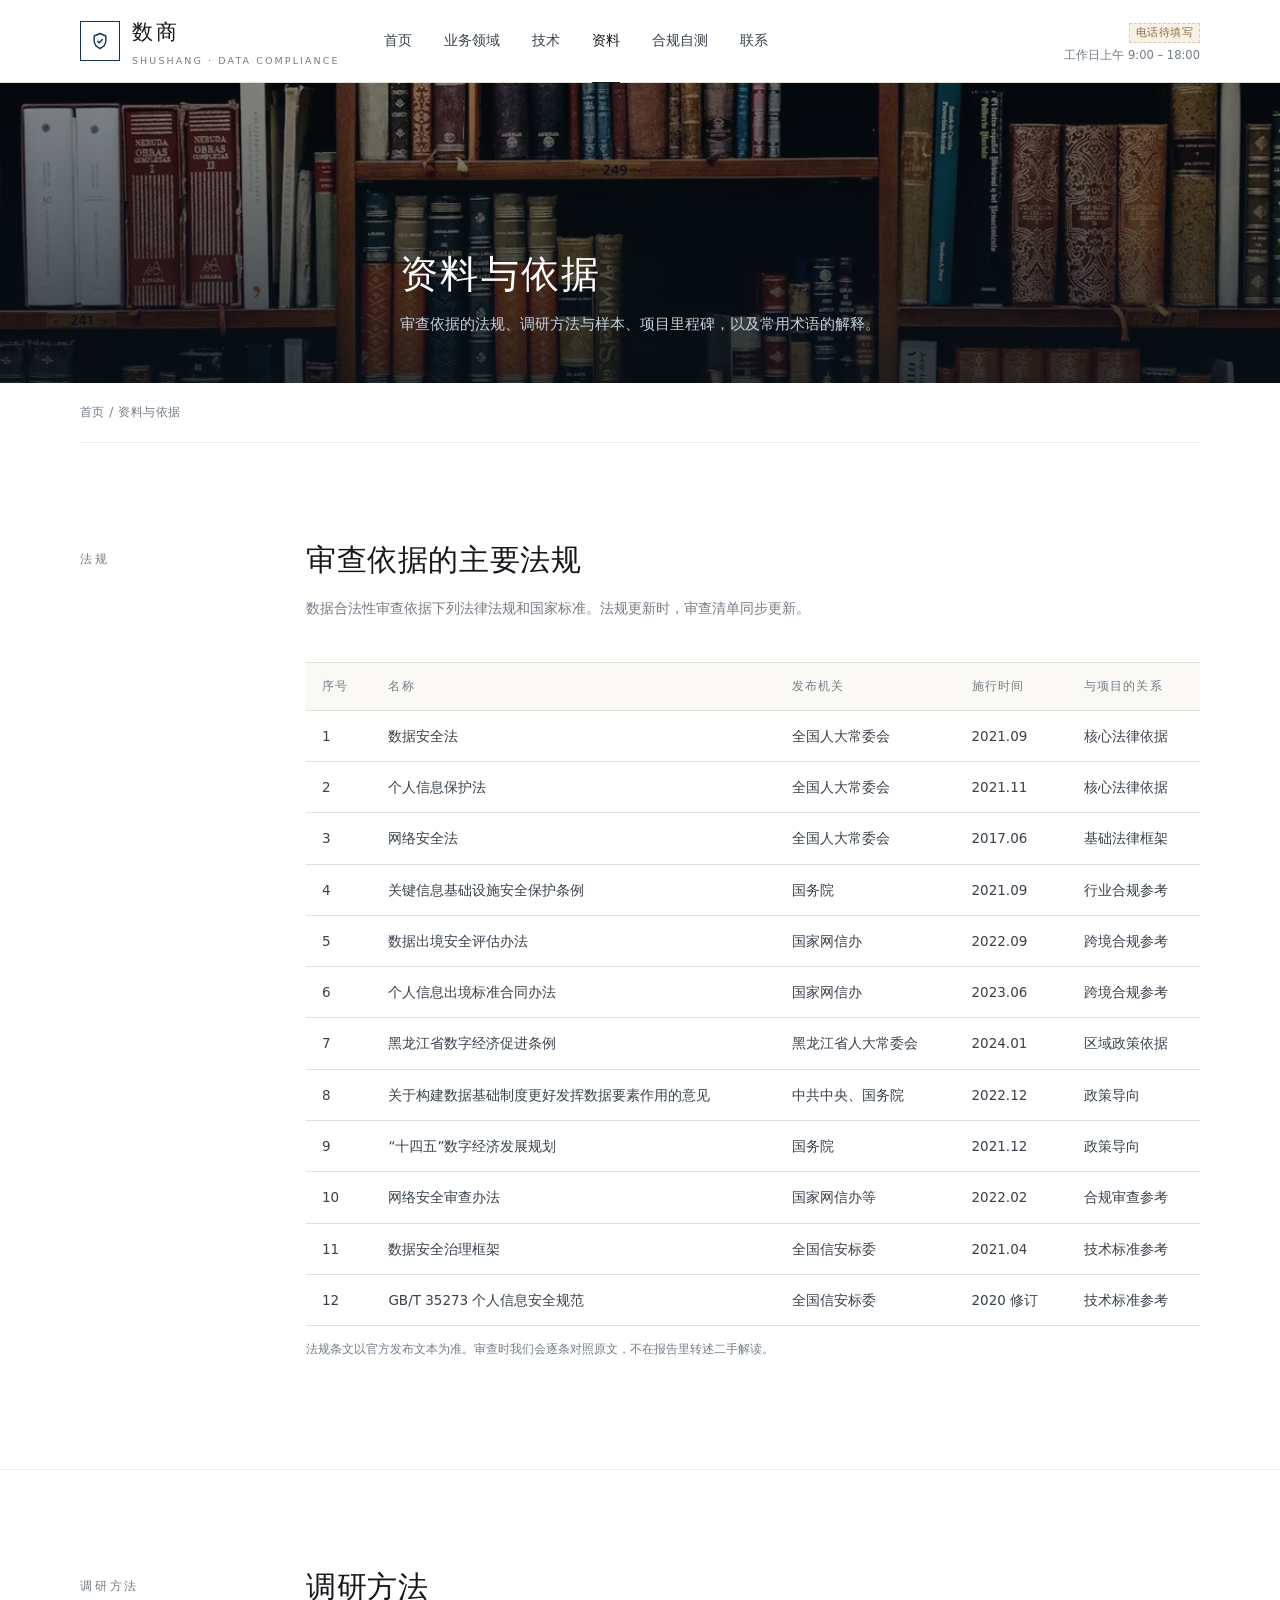
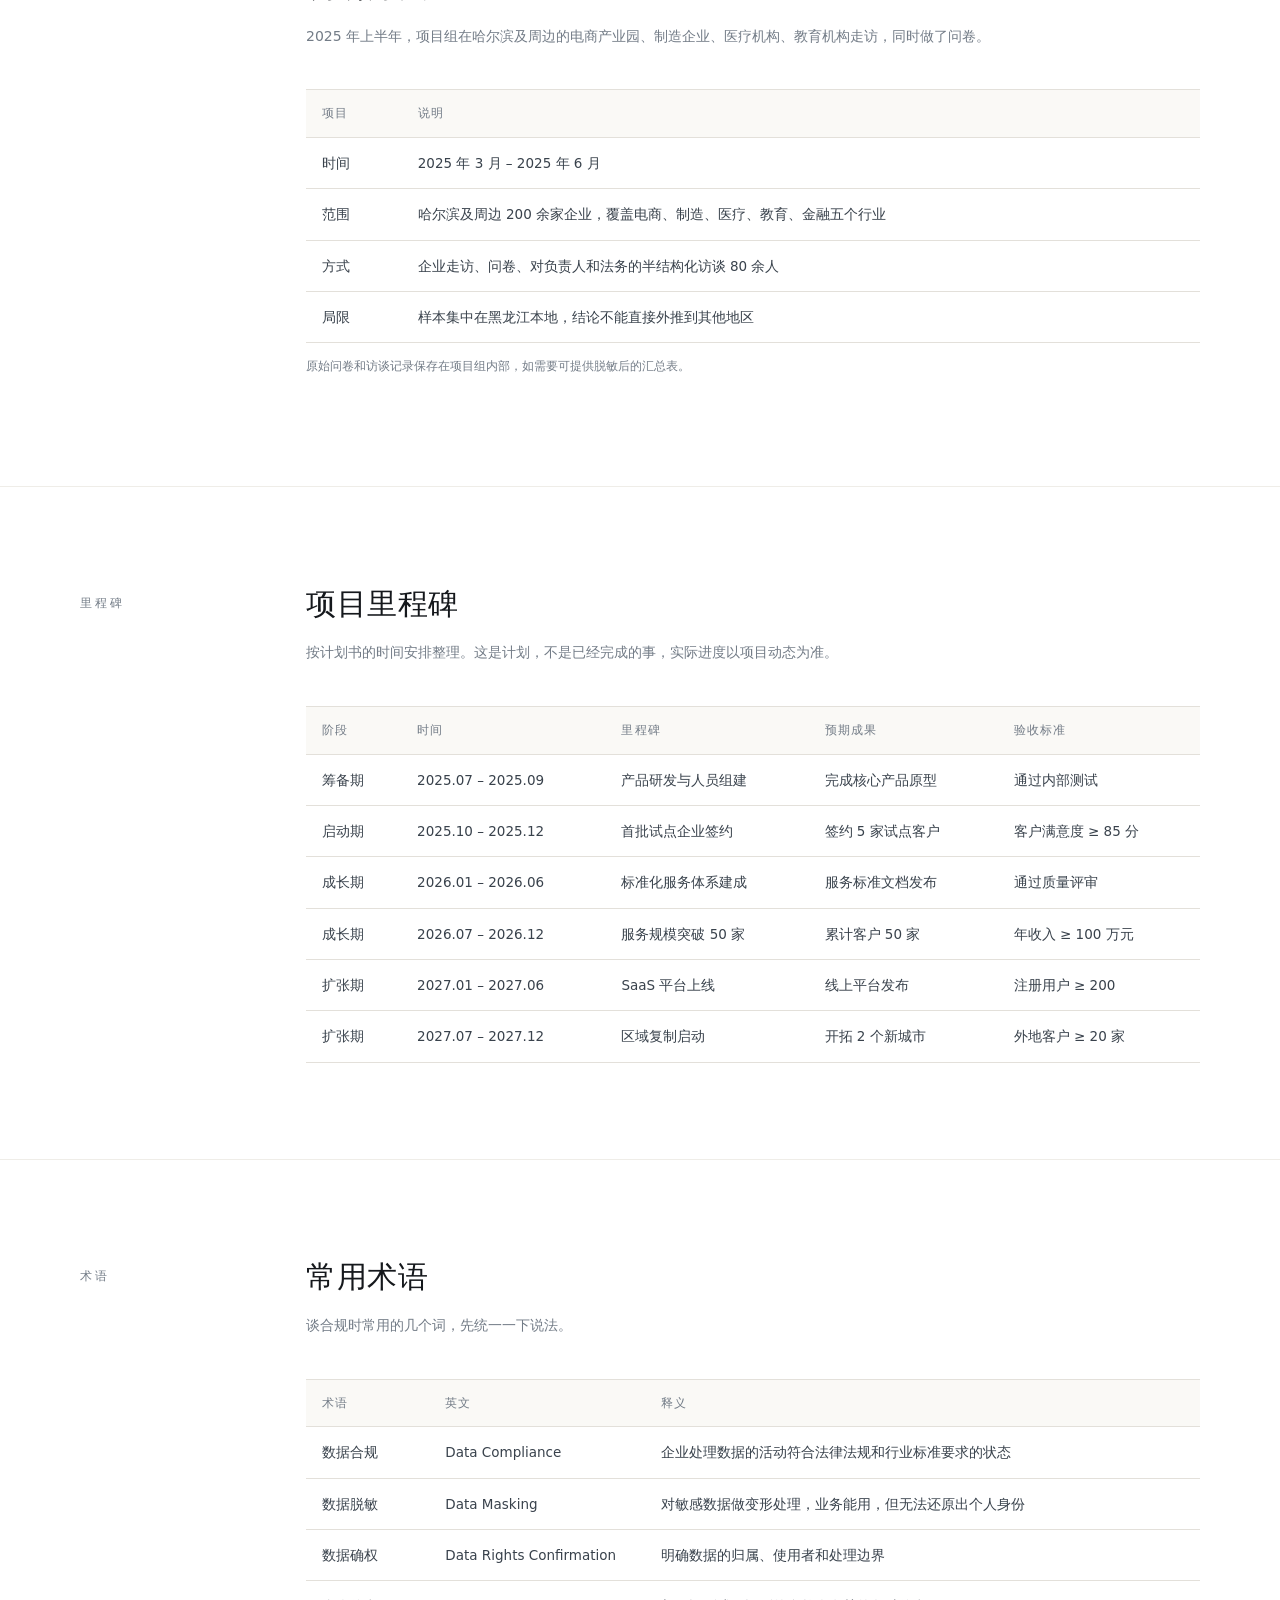
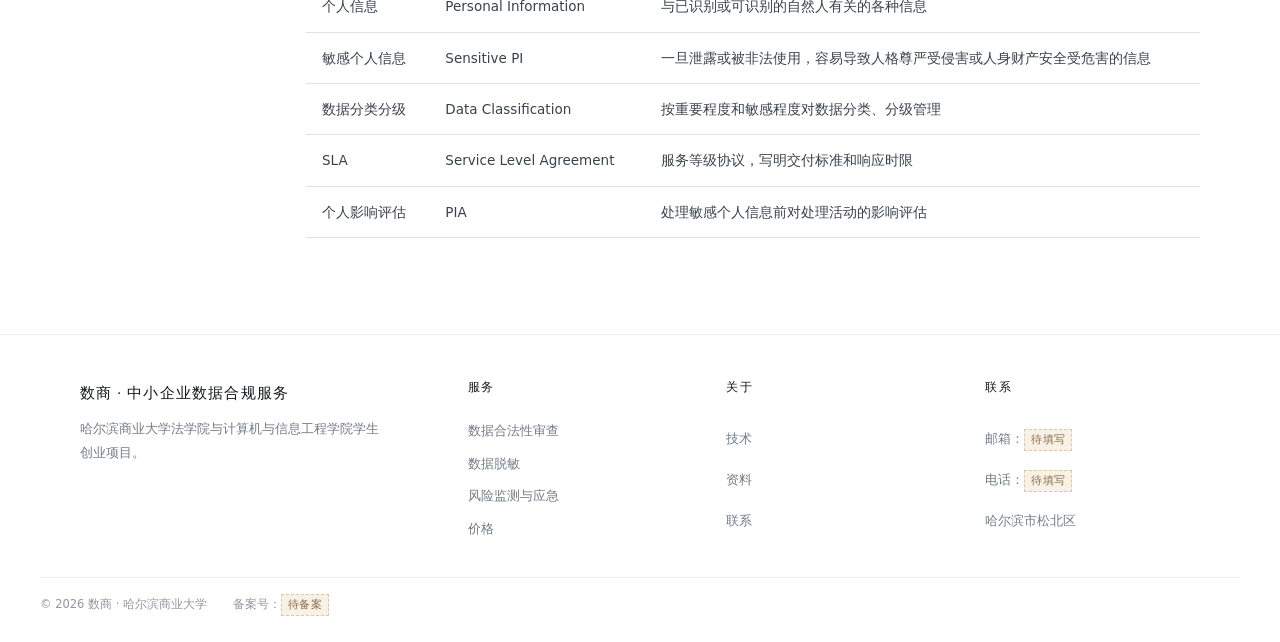
<file: research.html>
<!doctype html>
<html lang="zh-CN">
<head>
  <meta charset="utf-8">
  <meta name="viewport" content="width=device-width, initial-scale=1">
  <title>资料与依据 · 数商</title>
  <meta name="description" content="数商的法规依据、调研方法、项目里程碑和常用术语。">
  <link rel="icon" href="favicon.svg" type="image/svg+xml">
  <link rel="stylesheet" href="assets/css/editorial.css">
</head>
<body>

  <header class="masthead">
    <div class="wrap">
      <a class="logo" href="index.html">
        <span class="logo-mark">
          <svg viewBox="0 0 24 24" fill="none" stroke="currentColor" stroke-width="1.7" stroke-linecap="round" stroke-linejoin="round">
            <path d="M12 3 5 6v5.5c0 4.3 2.9 7.9 7 9.5 4.1-1.6 7-5.2 7-9.5V6l-7-3Z"/>
            <path d="M9.2 12.2l1.9 1.9 3.8-3.9"/>
          </svg>
        </span>
        <span>
          <span class="logo-name">数商</span>
          <span class="logo-sub">SHUSHANG · DATA COMPLIANCE</span>
        </span>
      </a>

      <nav class="mainnav" id="mainnav">
        <a href="index.html">首页</a>
        <a href="services.html">业务领域</a>
        <a href="technology.html">技术</a>
        <a href="research.html" class="active">资料</a>
        <a href="check.html">合规自测</a>
        <a href="contact.html">联系</a>
      </nav>

      <div class="contact">
        <strong><span class="ph">电话待填写</span></strong>
        工作日上午 9:00 – 18:00
      </div>

      <button class="nav-toggle" type="button" aria-label="打开菜单" aria-expanded="false" onclick="var n=document.getElementById('mainnav');var o=n.classList.toggle('open');this.setAttribute('aria-expanded',o)">
        <svg viewBox="0 0 24 24" fill="none" stroke="currentColor" stroke-width="1.8" stroke-linecap="round"><path d="M4 7h16M4 12h16M4 17h16"/></svg>
      </button>
    </div>
  </header>

  <main>
    <section class="banner img-books">
      <div class="wrap">
        <h1>资料与依据</h1>
        <p>审查依据的法规、调研方法与样本、项目里程碑，以及常用术语的解释。</p>
      </div>
    </section>

    <div class="wrap">
      <div class="crumb"><a href="index.html">首页</a> / 资料与依据</div>
    </div>

    <!-- 法规 -->
    <section class="part" id="laws">
      <div class="wrap">
        <div class="part-label">法规</div>
        <div>
          <h2>审查依据的主要法规</h2>
          <p class="lead">数据合法性审查依据下列法律法规和国家标准。法规更新时，审查清单同步更新。</p>

          <table class="data-table">
            <thead>
              <tr><th>序号</th><th>名称</th><th>发布机关</th><th>施行时间</th><th>与项目的关系</th></tr>
            </thead>
            <tbody>
              <tr><td>1</td><td>数据安全法</td><td>全国人大常委会</td><td>2021.09</td><td>核心法律依据</td></tr>
              <tr><td>2</td><td>个人信息保护法</td><td>全国人大常委会</td><td>2021.11</td><td>核心法律依据</td></tr>
              <tr><td>3</td><td>网络安全法</td><td>全国人大常委会</td><td>2017.06</td><td>基础法律框架</td></tr>
              <tr><td>4</td><td>关键信息基础设施安全保护条例</td><td>国务院</td><td>2021.09</td><td>行业合规参考</td></tr>
              <tr><td>5</td><td>数据出境安全评估办法</td><td>国家网信办</td><td>2022.09</td><td>跨境合规参考</td></tr>
              <tr><td>6</td><td>个人信息出境标准合同办法</td><td>国家网信办</td><td>2023.06</td><td>跨境合规参考</td></tr>
              <tr><td>7</td><td>黑龙江省数字经济促进条例</td><td>黑龙江省人大常委会</td><td>2024.01</td><td>区域政策依据</td></tr>
              <tr><td>8</td><td>关于构建数据基础制度更好发挥数据要素作用的意见</td><td>中共中央、国务院</td><td>2022.12</td><td>政策导向</td></tr>
              <tr><td>9</td><td>“十四五”数字经济发展规划</td><td>国务院</td><td>2021.12</td><td>政策导向</td></tr>
              <tr><td>10</td><td>网络安全审查办法</td><td>国家网信办等</td><td>2022.02</td><td>合规审查参考</td></tr>
              <tr><td>11</td><td>数据安全治理框架</td><td>全国信安标委</td><td>2021.04</td><td>技术标准参考</td></tr>
              <tr><td>12</td><td>GB/T 35273 个人信息安全规范</td><td>全国信安标委</td><td>2020 修订</td><td>技术标准参考</td></tr>
            </tbody>
          </table>
          <p class="table-note">法规条文以官方发布文本为准。审查时我们会逐条对照原文，不在报告里转述二手解读。</p>
        </div>
      </div>
    </section>

    <!-- 调研 -->
    <section class="part" id="method">
      <div class="wrap">
        <div class="part-label">调研方法</div>
        <div>
          <h2>调研方法</h2>
          <p class="lead">2025 年上半年，项目组在哈尔滨及周边的电商产业园、制造企业、医疗机构、教育机构走访，同时做了问卷。</p>

          <table class="data-table">
            <thead><tr><th>项目</th><th>说明</th></tr></thead>
            <tbody>
              <tr><td>时间</td><td>2025 年 3 月 – 2025 年 6 月</td></tr>
              <tr><td>范围</td><td>哈尔滨及周边 200 余家企业，覆盖电商、制造、医疗、教育、金融五个行业</td></tr>
              <tr><td>方式</td><td>企业走访、问卷、对负责人和法务的半结构化访谈 80 余人</td></tr>
              <tr><td>局限</td><td>样本集中在黑龙江本地，结论不能直接外推到其他地区</td></tr>
            </tbody>
          </table>
          <p class="table-note">原始问卷和访谈记录保存在项目组内部，如需要可提供脱敏后的汇总表。</p>
        </div>
      </div>
    </section>

    <!-- 里程碑 -->
    <section class="part" id="milestones">
      <div class="wrap">
        <div class="part-label">里程碑</div>
        <div>
          <h2>项目里程碑</h2>
          <p class="lead">按计划书的时间安排整理。这是计划，不是已经完成的事，实际进度以项目动态为准。</p>

          <table class="data-table">
            <thead><tr><th>阶段</th><th>时间</th><th>里程碑</th><th>预期成果</th><th>验收标准</th></tr></thead>
            <tbody>
              <tr><td>筹备期</td><td>2025.07 – 2025.09</td><td>产品研发与人员组建</td><td>完成核心产品原型</td><td>通过内部测试</td></tr>
              <tr><td>启动期</td><td>2025.10 – 2025.12</td><td>首批试点企业签约</td><td>签约 5 家试点客户</td><td>客户满意度 ≥ 85 分</td></tr>
              <tr><td>成长期</td><td>2026.01 – 2026.06</td><td>标准化服务体系建成</td><td>服务标准文档发布</td><td>通过质量评审</td></tr>
              <tr><td>成长期</td><td>2026.07 – 2026.12</td><td>服务规模突破 50 家</td><td>累计客户 50 家</td><td>年收入 ≥ 100 万元</td></tr>
              <tr><td>扩张期</td><td>2027.01 – 2027.06</td><td>SaaS 平台上线</td><td>线上平台发布</td><td>注册用户 ≥ 200</td></tr>
              <tr><td>扩张期</td><td>2027.07 – 2027.12</td><td>区域复制启动</td><td>开拓 2 个新城市</td><td>外地客户 ≥ 20 家</td></tr>
            </tbody>
          </table>
        </div>
      </div>
    </section>

    <!-- 术语 -->
    <section class="part" id="glossary">
      <div class="wrap">
        <div class="part-label">术语</div>
        <div>
          <h2>常用术语</h2>
          <p class="lead">谈合规时常用的几个词，先统一一下说法。</p>

          <table class="data-table">
            <thead><tr><th>术语</th><th>英文</th><th>释义</th></tr></thead>
            <tbody>
              <tr><td>数据合规</td><td>Data Compliance</td><td>企业处理数据的活动符合法律法规和行业标准要求的状态</td></tr>
              <tr><td>数据脱敏</td><td>Data Masking</td><td>对敏感数据做变形处理，业务能用，但无法还原出个人身份</td></tr>
              <tr><td>数据确权</td><td>Data Rights Confirmation</td><td>明确数据的归属、使用者和处理边界</td></tr>
              <tr><td>个人信息</td><td>Personal Information</td><td>与已识别或可识别的自然人有关的各种信息</td></tr>
              <tr><td>敏感个人信息</td><td>Sensitive PI</td><td>一旦泄露或被非法使用，容易导致人格尊严受侵害或人身财产安全受危害的信息</td></tr>
              <tr><td>数据分类分级</td><td>Data Classification</td><td>按重要程度和敏感程度对数据分类、分级管理</td></tr>
              <tr><td>SLA</td><td>Service Level Agreement</td><td>服务等级协议，写明交付标准和响应时限</td></tr>
              <tr><td>个人影响评估</td><td>PIA</td><td>处理敏感个人信息前对处理活动的影响评估</td></tr>
            </tbody>
          </table>
        </div>
      </div>
    </section>
  </main>

  <footer class="foot">
    <div class="wrap">
      <div>
        <div class="brandline">数商 · 中小企业数据合规服务</div>
        <p style="max-width:300px;">哈尔滨商业大学法学院与计算机与信息工程学院学生创业项目。</p>
      </div>
      <div class="col">
        <h4>服务</h4>
        <a href="services.html#review">数据合法性审查</a>
        <a href="services.html#masking">数据脱敏</a>
        <a href="services.html#risk">风险监测与应急</a>
        <a href="services.html#pricing">价格</a>
      </div>
      <div class="col">
        <h4>关于</h4>
        <a href="technology.html">技术</a>
        <a href="research.html">资料</a>
        <a href="contact.html">联系</a>
      </div>
      <div class="col">
        <h4>联系</h4>
        <span>邮箱：<span class="ph">待填写</span></span>
        <span>电话：<span class="ph">待填写</span></span>
        <span>哈尔滨市松北区</span>
      </div>
    </div>
    <div class="wrap bottom">
      <span>© 2026 数商 · 哈尔滨商业大学</span>
      <span>备案号：<span class="ph">待备案</span></span>
    </div>
  </footer>

</body>
</html>
</file>
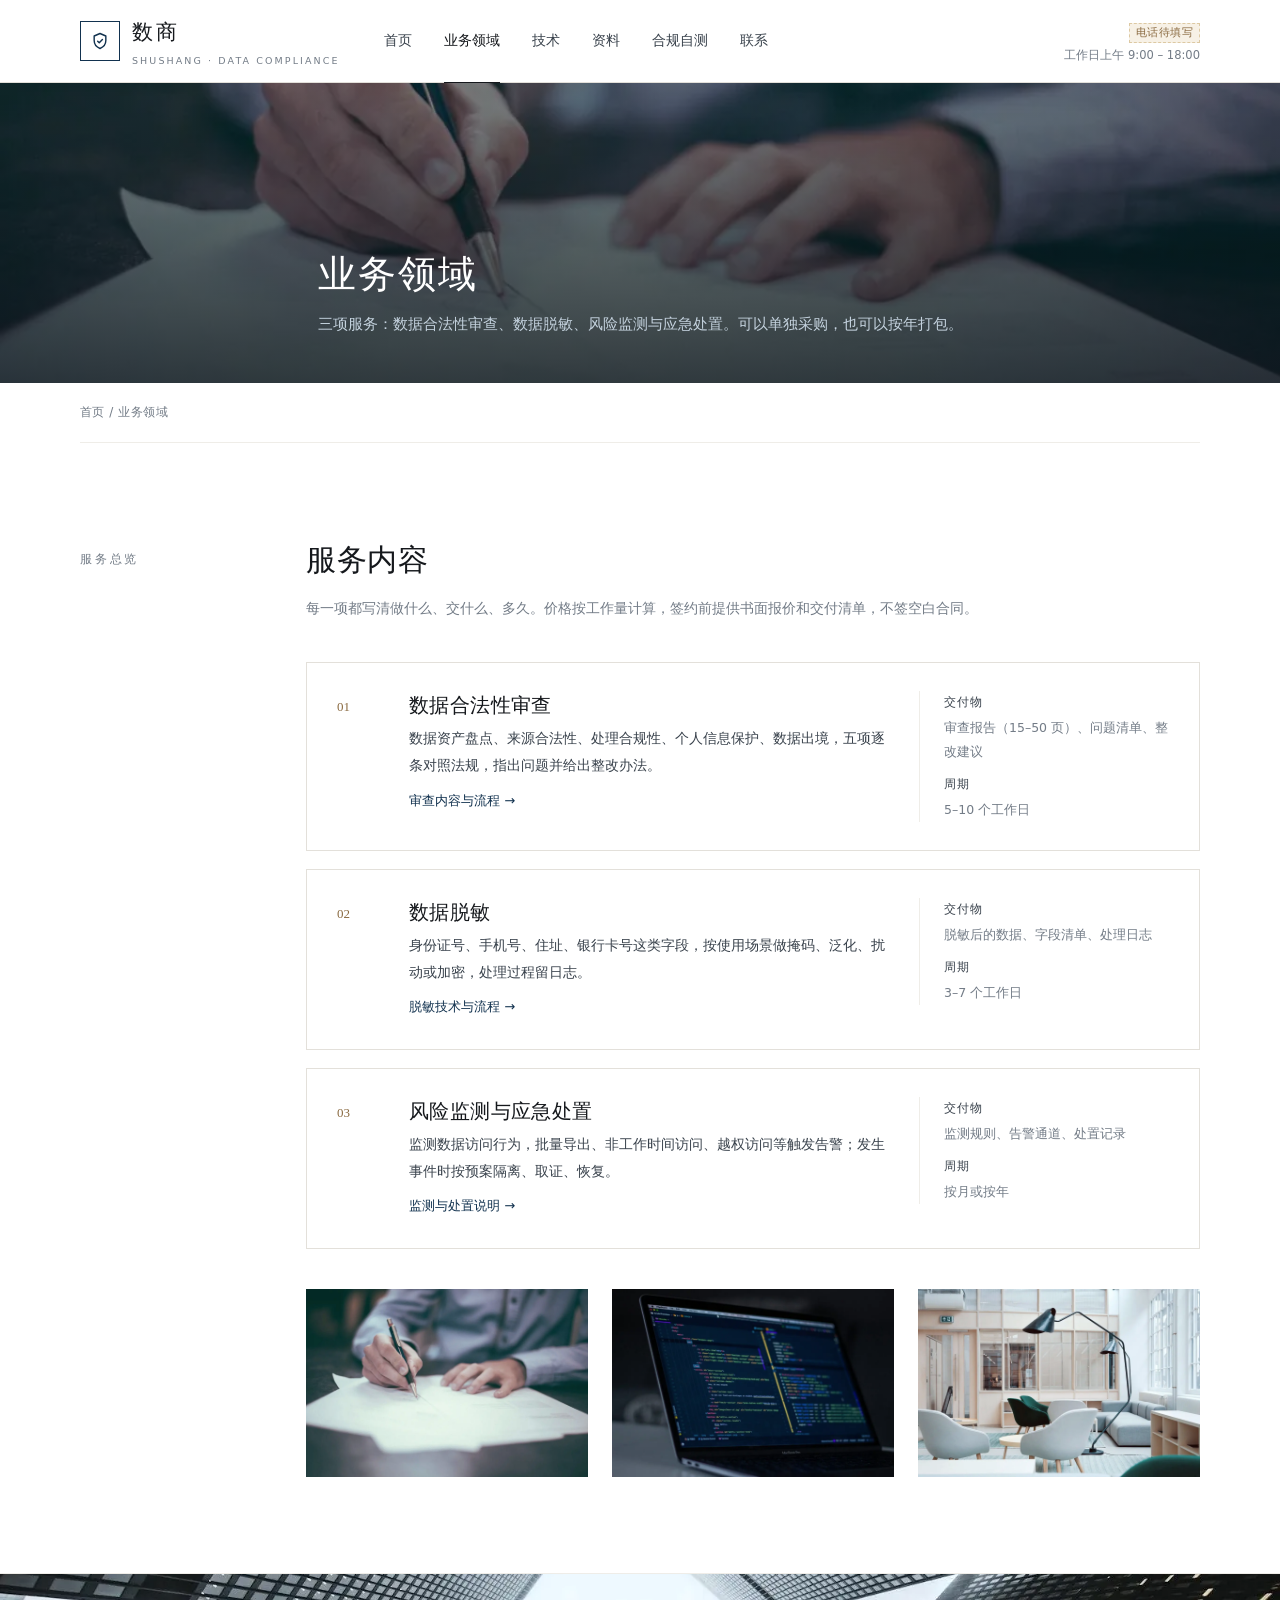
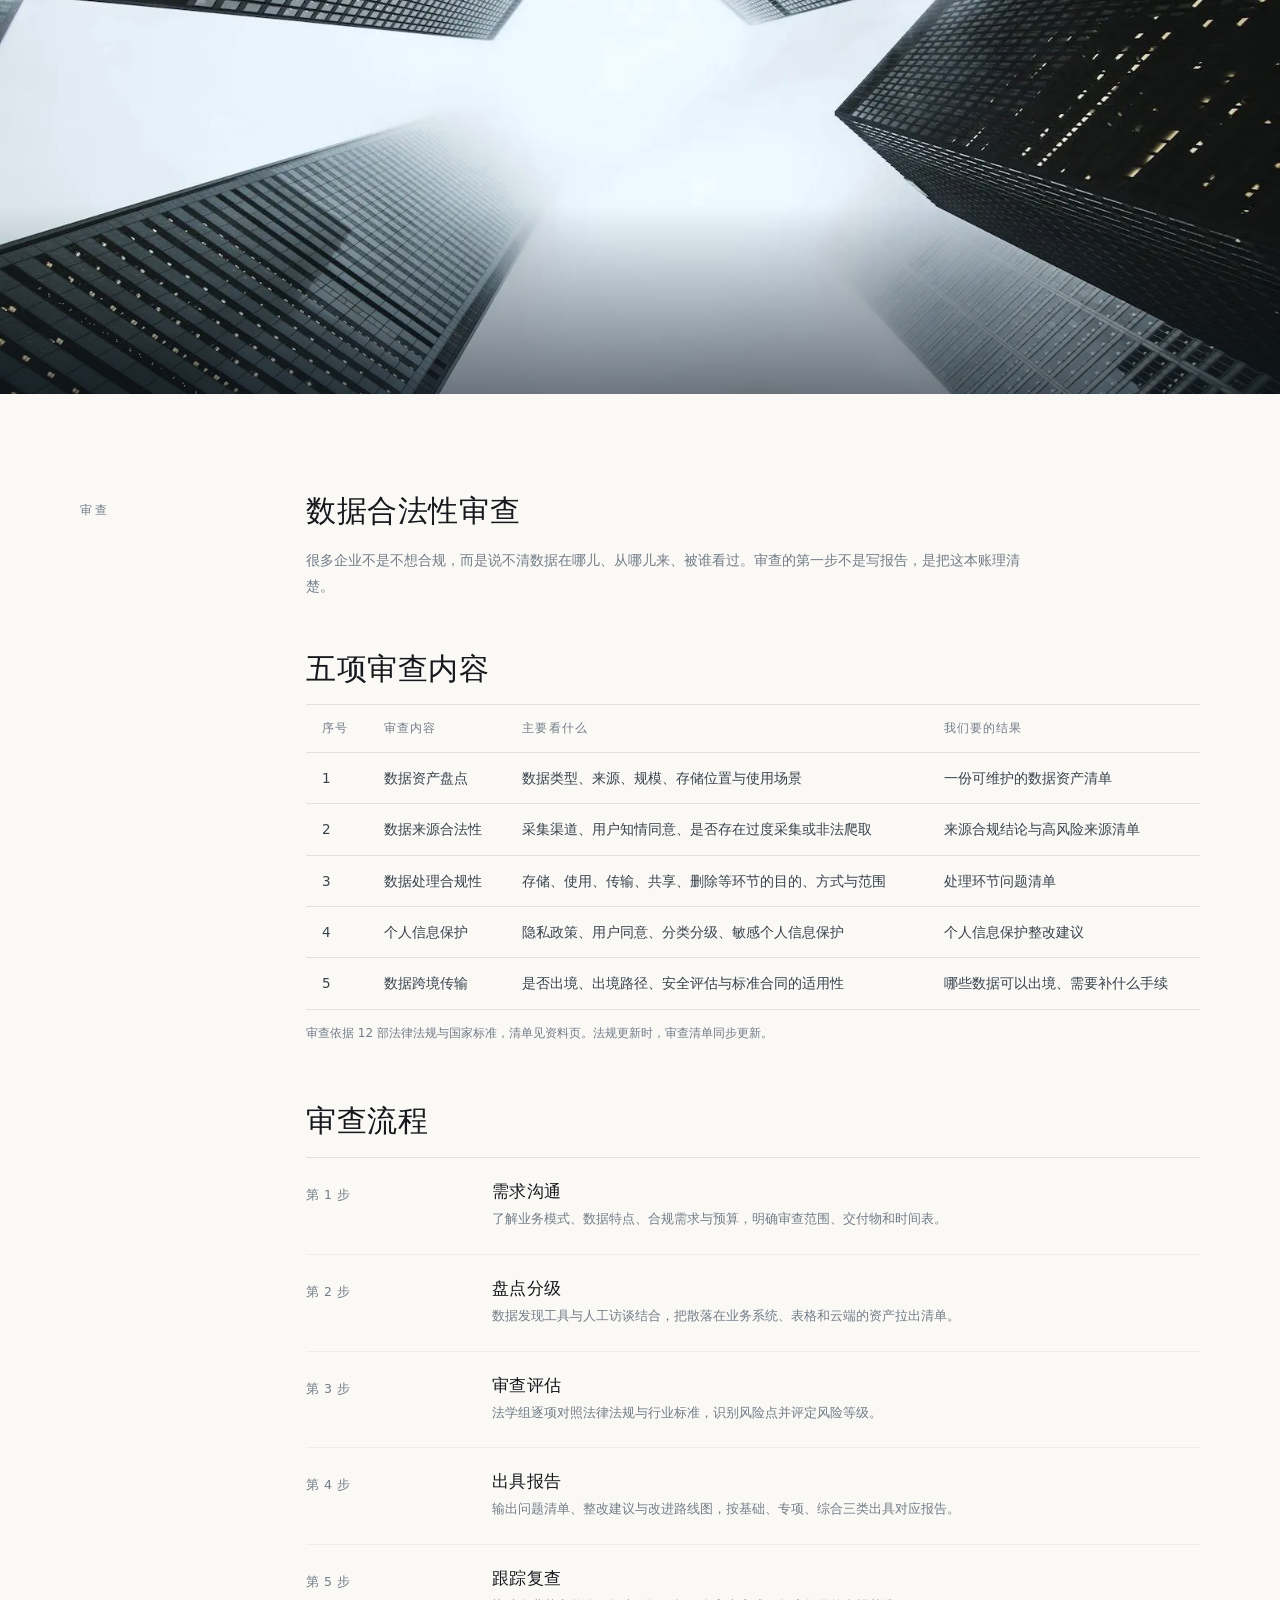
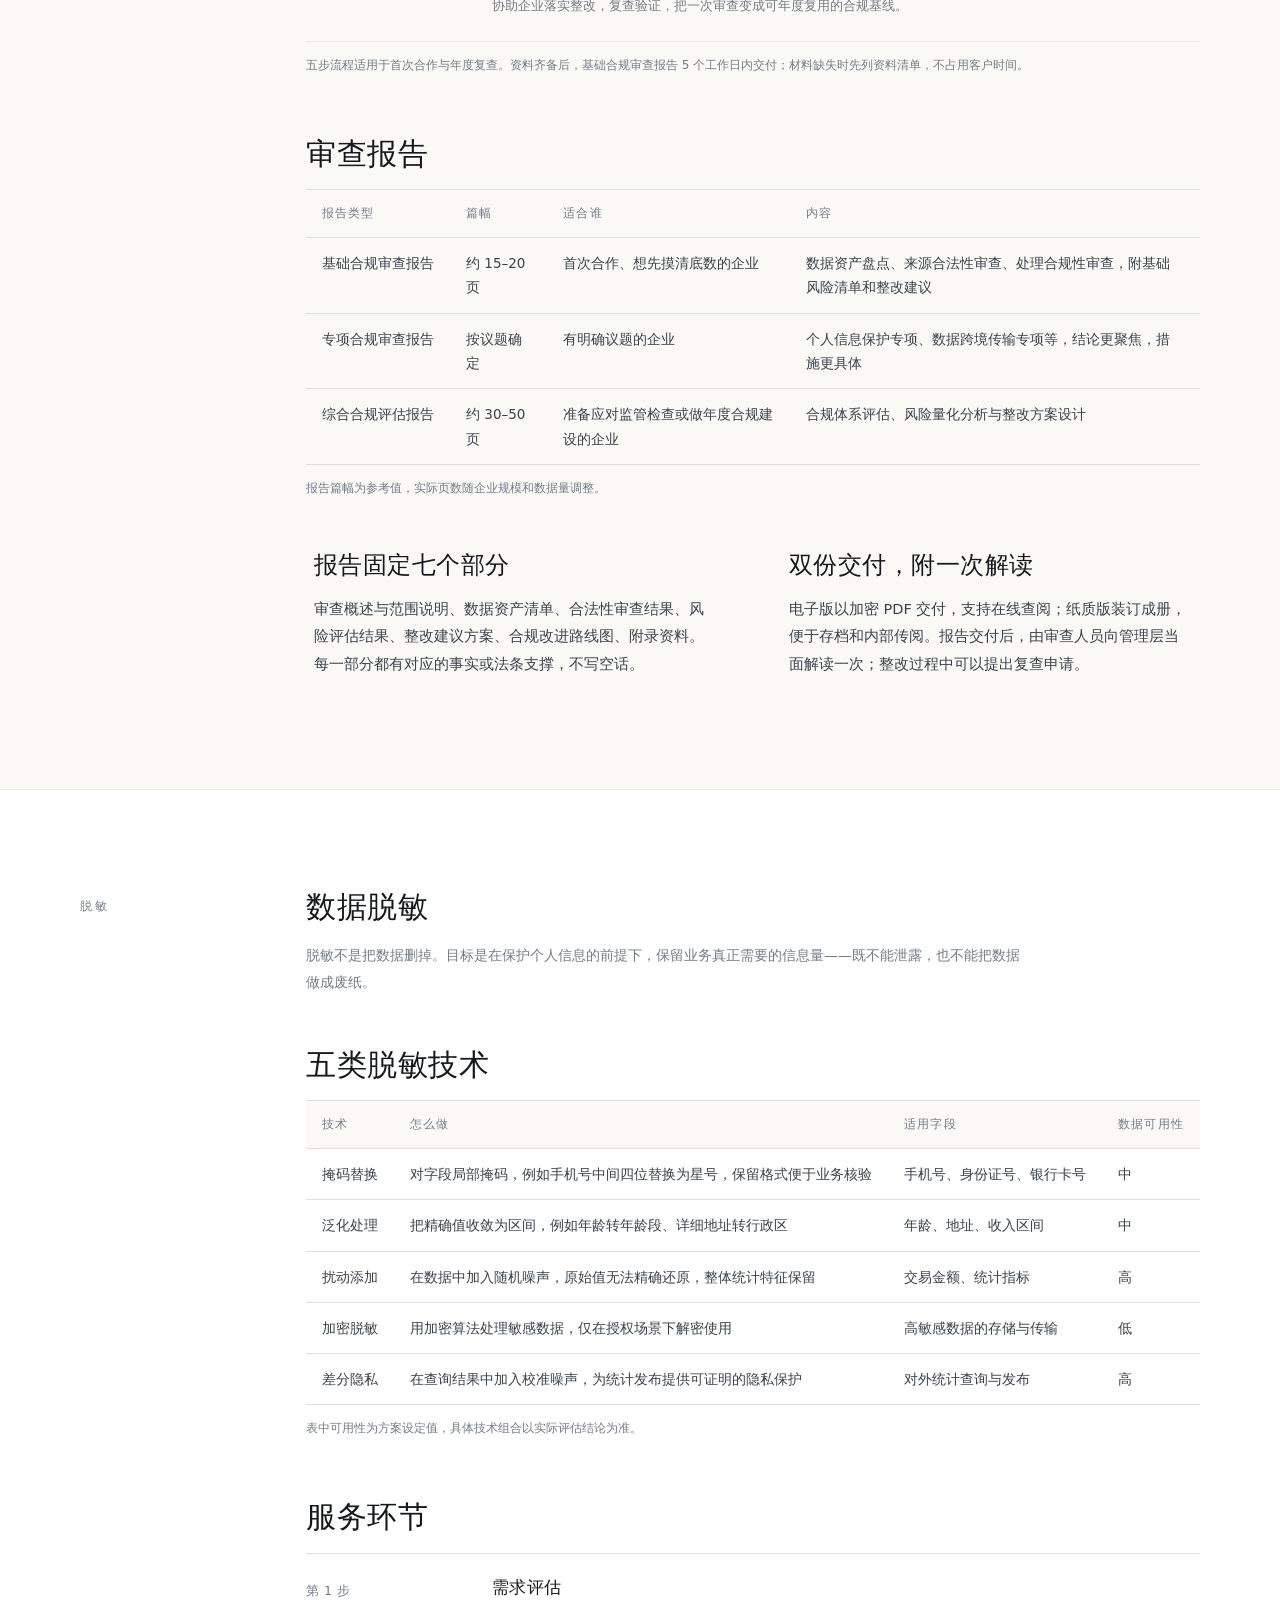
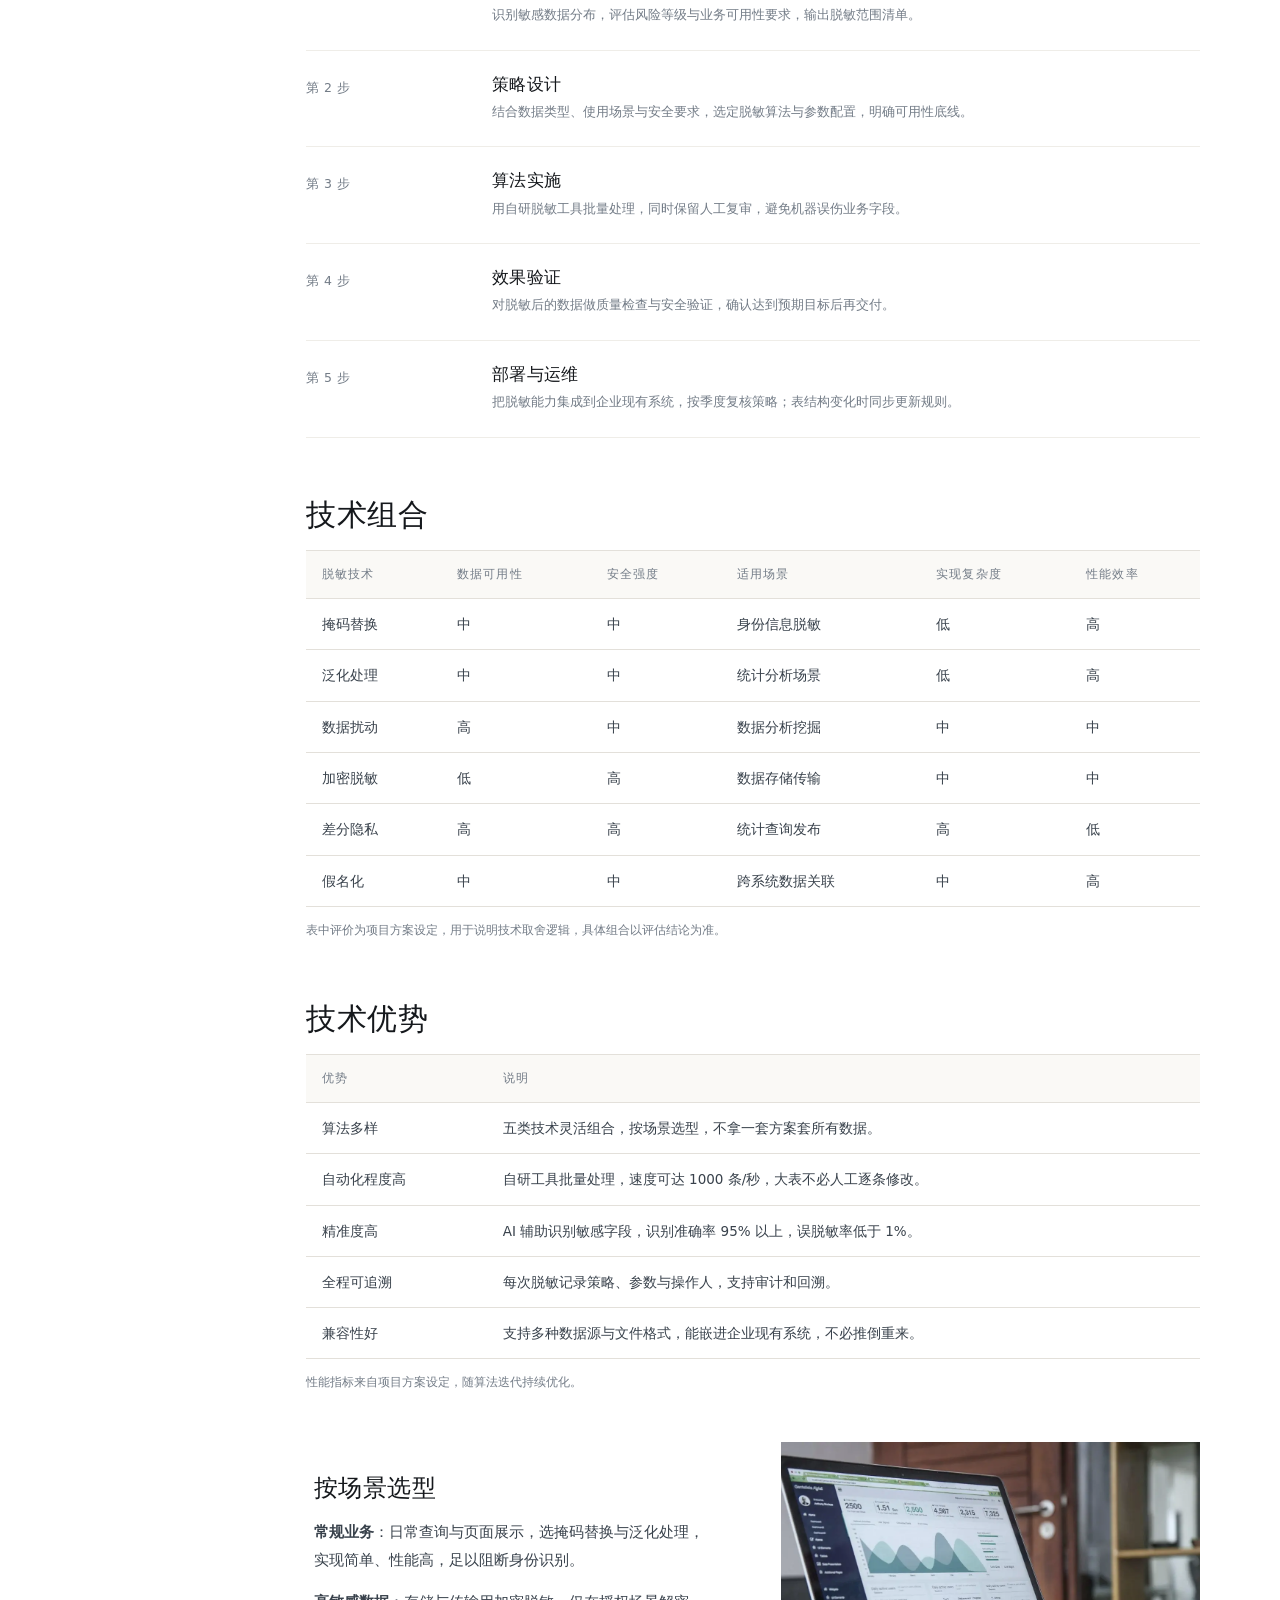
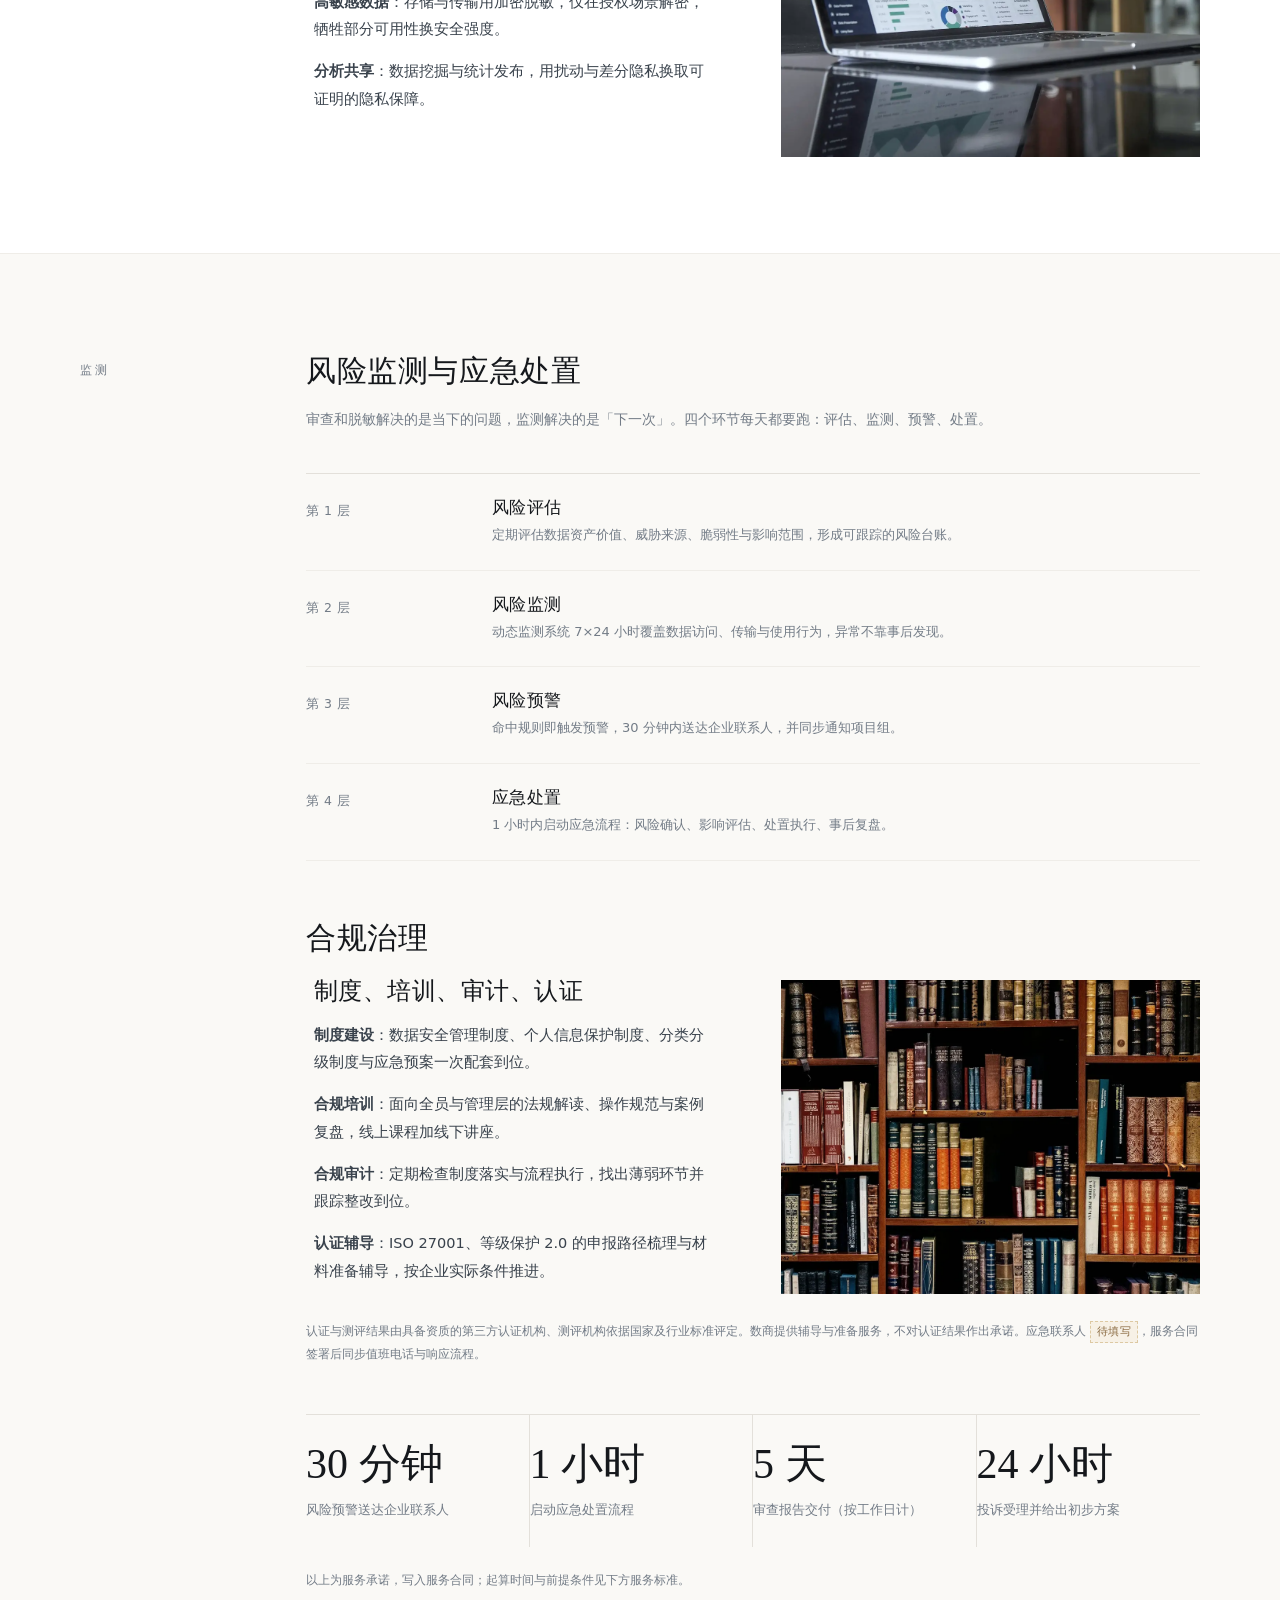
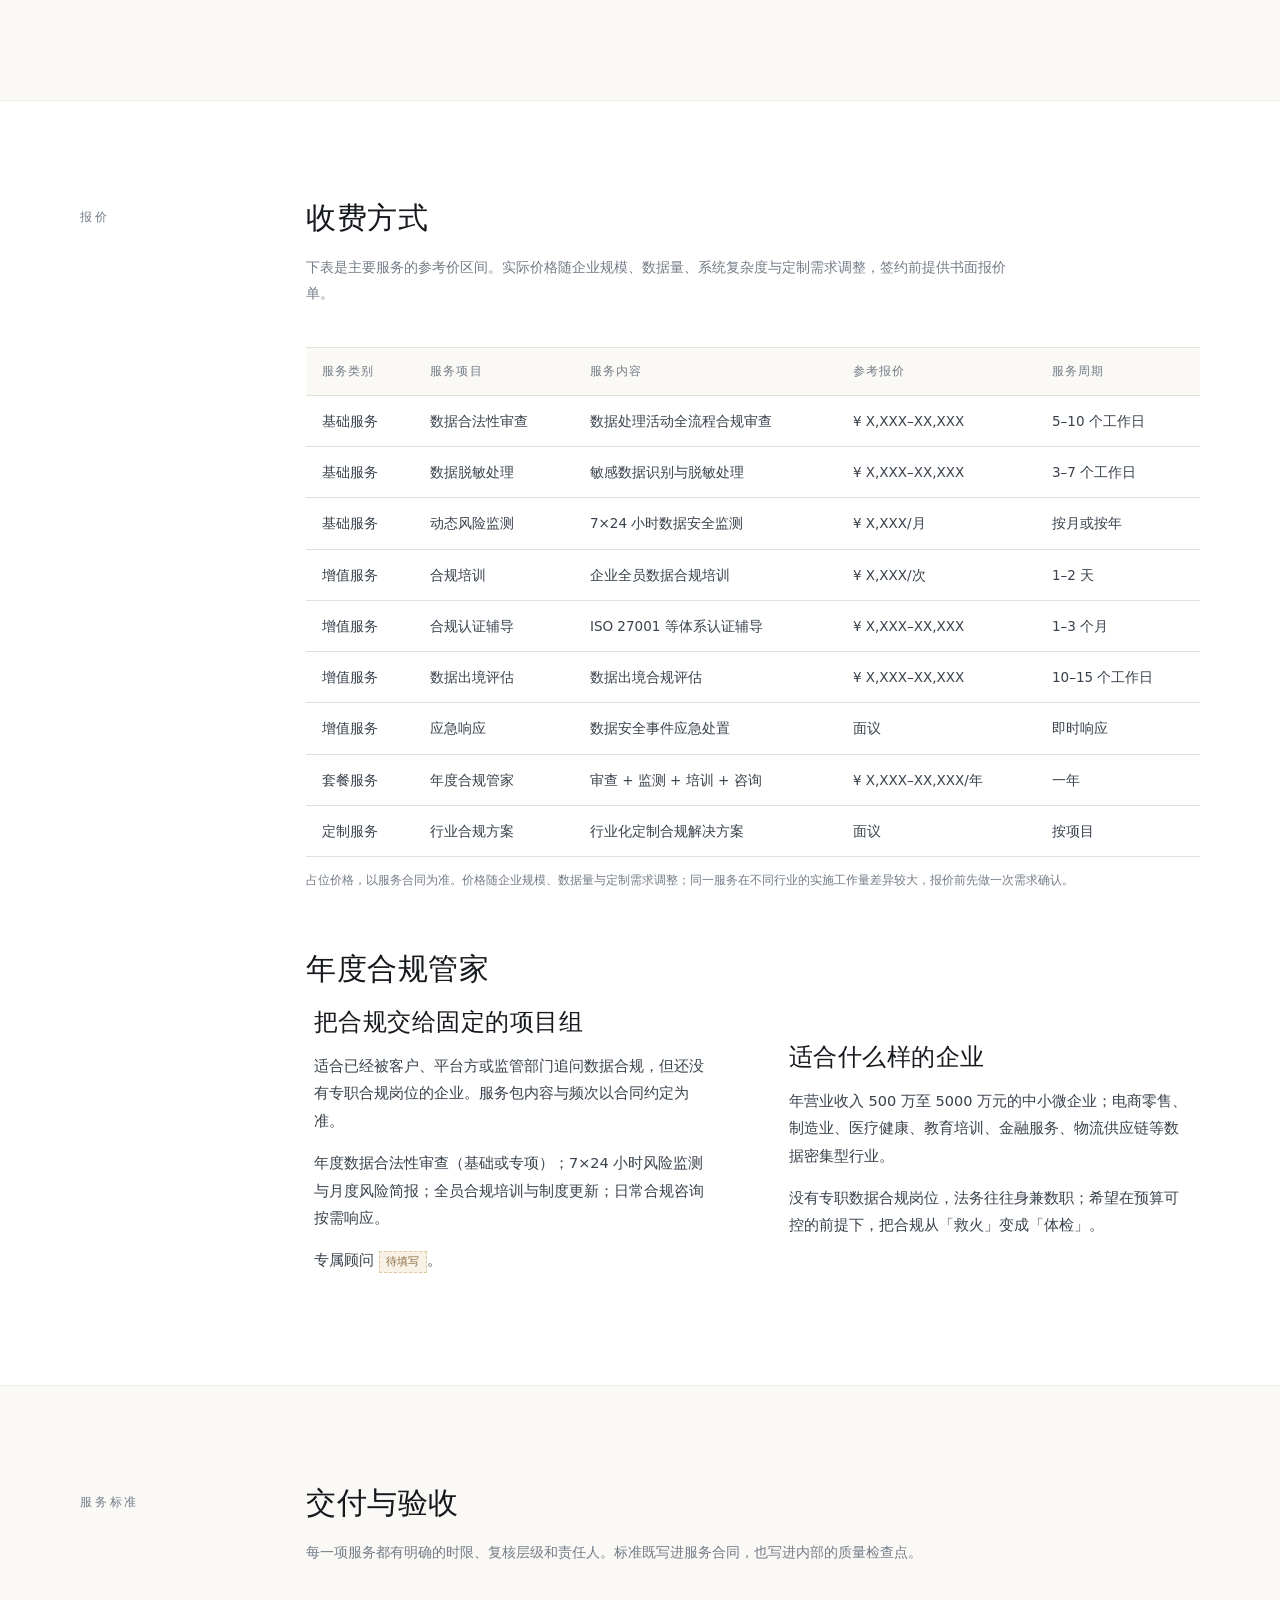
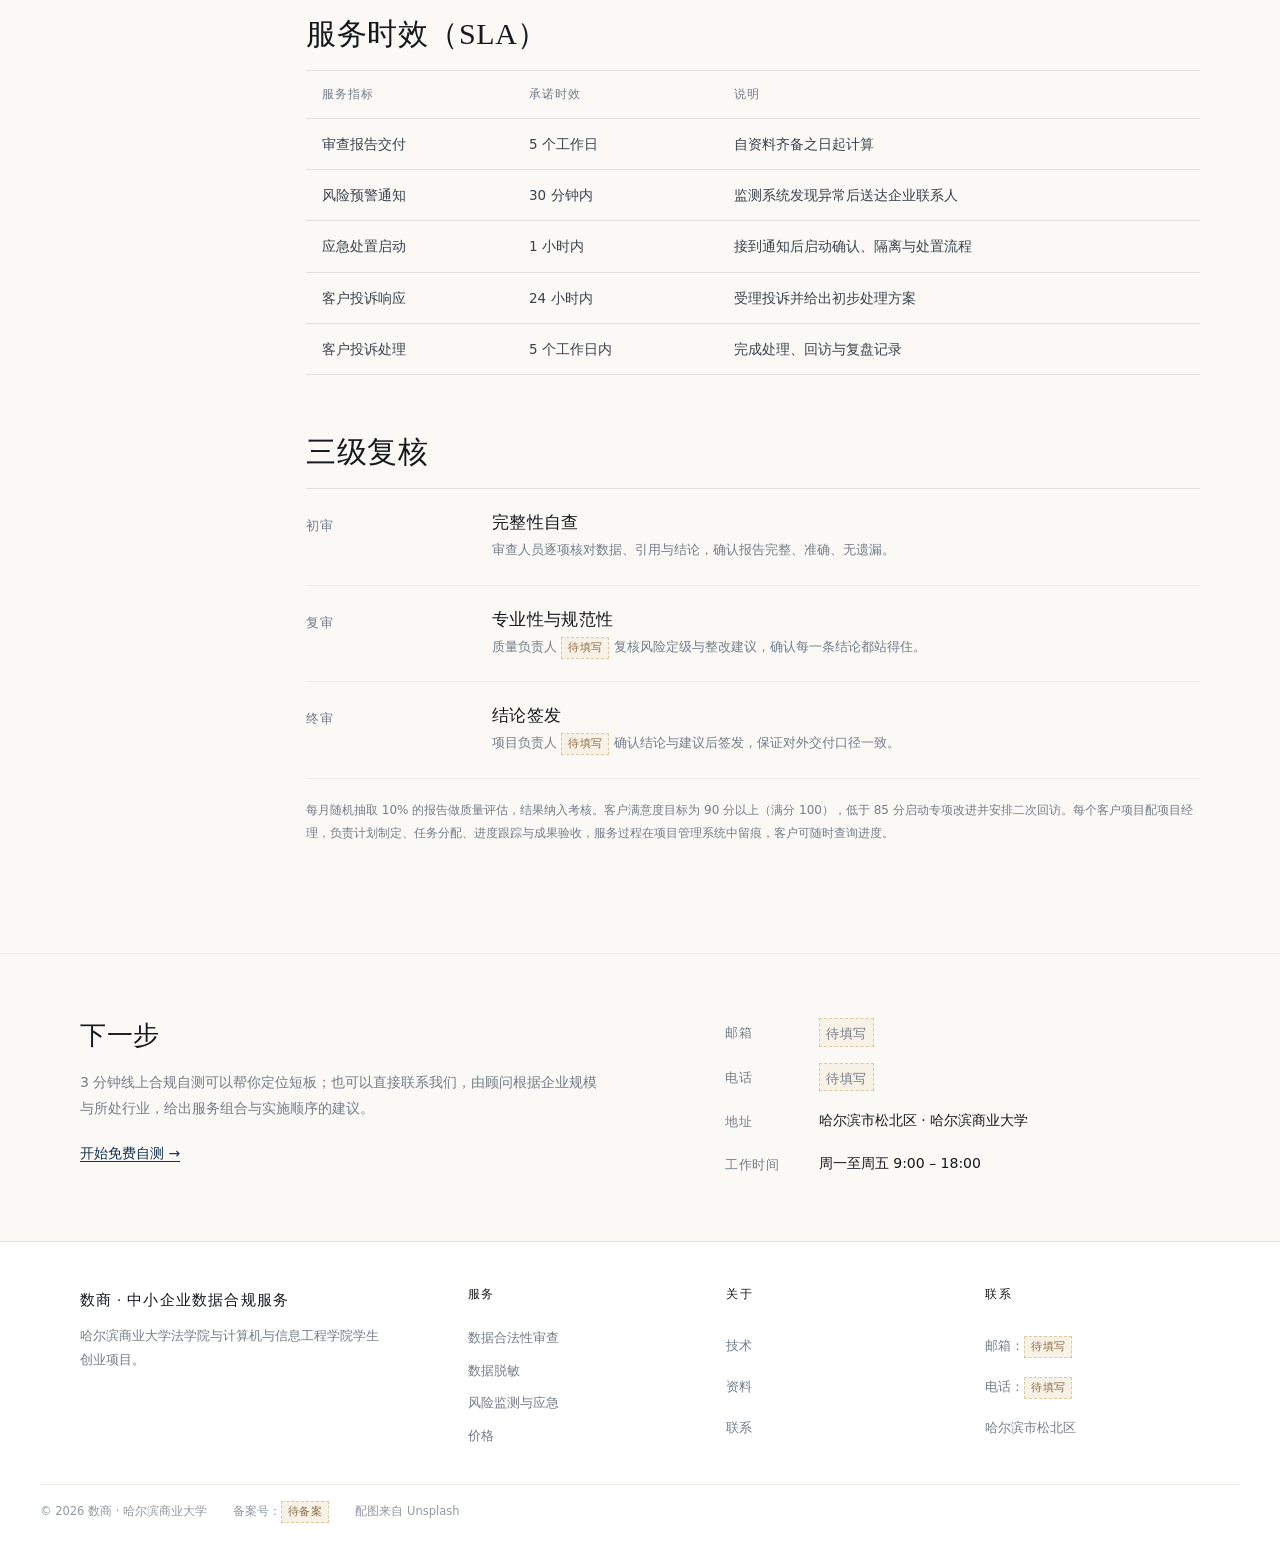
<file: services.html>
<!doctype html>
<html lang="zh-CN">
<head>
  <meta charset="utf-8">
  <meta name="viewport" content="width=device-width, initial-scale=1">
  <title>业务领域 · 数商</title>
  <meta name="description" content="数商的业务领域：数据合法性审查、数据脱敏、风险监测与应急处置。五项审查内容、五步流程、三类报告、五类脱敏技术、服务时效与参考报价。">
  <link rel="icon" href="favicon.svg" type="image/svg+xml">
  <link rel="stylesheet" href="assets/css/editorial.css">
</head>
<body>

  <header class="masthead">
    <div class="wrap">
      <a class="logo" href="index.html">
        <span class="logo-mark">
          <svg viewBox="0 0 24 24" fill="none" stroke="currentColor" stroke-width="1.7" stroke-linecap="round" stroke-linejoin="round">
            <path d="M12 3 5 6v5.5c0 4.3 2.9 7.9 7 9.5 4.1-1.6 7-5.2 7-9.5V6l-7-3Z"/>
            <path d="M9.2 12.2l1.9 1.9 3.8-3.9"/>
          </svg>
        </span>
        <span>
          <span class="logo-name">数商</span>
          <span class="logo-sub">SHUSHANG · DATA COMPLIANCE</span>
        </span>
      </a>

      <nav class="mainnav" id="mainnav">
        <a href="index.html">首页</a>
        <a href="services.html" class="active">业务领域</a>
        <a href="technology.html">技术</a>
        <a href="research.html">资料</a>
        <a href="check.html">合规自测</a>
        <a href="contact.html">联系</a>
      </nav>

      <div class="contact">
        <strong><span class="ph">电话待填写</span></strong>
        工作日上午 9:00 – 18:00
      </div>

      <button class="nav-toggle" type="button" aria-label="打开菜单" aria-expanded="false" onclick="var n=document.getElementById('mainnav');var o=n.classList.toggle('open');this.setAttribute('aria-expanded',o)">
        <svg viewBox="0 0 24 24" fill="none" stroke="currentColor" stroke-width="1.8" stroke-linecap="round"><path d="M4 7h16M4 12h16M4 17h16"/></svg>
      </button>
    </div>
  </header>

  <main>
    <section class="banner img-docs">
      <div class="wrap">
        <h1>业务领域</h1>
        <p>三项服务：数据合法性审查、数据脱敏、风险监测与应急处置。可以单独采购，也可以按年打包。</p>
      </div>
    </section>

    <div class="wrap">
      <div class="crumb"><a href="index.html">首页</a> / 业务领域</div>
    </div>

    <!-- 服务总览 -->
    <section class="part" id="services">
      <div class="wrap">
        <div class="part-label">服务总览</div>
        <div>
          <h2>服务内容</h2>
          <p class="lead">每一项都写清做什么、交什么、多久。价格按工作量计算，签约前提供书面报价和交付清单，不签空白合同。</p>

          <div class="areas">
            <article class="area">
              <span class="no">01</span>
              <div>
                <h3>数据合法性审查</h3>
                <p>数据资产盘点、来源合法性、处理合规性、个人信息保护、数据出境，五项逐条对照法规，指出问题并给出整改办法。</p>
                <a class="more" href="#review">审查内容与流程 →</a>
              </div>
              <div class="deliver">
                <div><b>交付物</b>审查报告（15–50 页）、问题清单、整改建议</div><div><b>周期</b>5–10 个工作日</div></div>
            </article>

            <article class="area">
              <span class="no">02</span>
              <div>
                <h3>数据脱敏</h3>
                <p>身份证号、手机号、住址、银行卡号这类字段，按使用场景做掩码、泛化、扰动或加密，处理过程留日志。</p>
                <a class="more" href="#masking">脱敏技术与流程 →</a>
              </div>
              <div class="deliver">
                <div><b>交付物</b>脱敏后的数据、字段清单、处理日志</div><div><b>周期</b>3–7 个工作日</div></div>
            </article>

            <article class="area">
              <span class="no">03</span>
              <div>
                <h3>风险监测与应急处置</h3>
                <p>监测数据访问行为，批量导出、非工作时间访问、越权访问等触发告警；发生事件时按预案隔离、取证、恢复。</p>
                <a class="more" href="#risk">监测与处置说明 →</a>
              </div>
              <div class="deliver">
                <div><b>交付物</b>监测规则、告警通道、处置记录</div><div><b>周期</b>按月或按年</div></div>
            </article>
          </div>

          <div class="trio" style="margin-top:40px;">
            <figure>
              <img src="assets/img/img-audit.webp" alt="办公桌上摊开的笔记本与资料" loading="lazy">
            </figure>
            <figure>
              <img src="assets/img/img-chip.webp" alt="电路板与芯片特写" loading="lazy">
            </figure>
            <figure>
              <img src="assets/img/img-lounge.webp" alt="办公区的休息洽谈区" loading="lazy">
            </figure>
          </div>
        </div>
      </div>
    </section>

    <!-- 大图条 -->
    <section class="band">
      <img src="assets/img/banner-building.webp" alt="仰视城市中的高层办公楼群" loading="lazy">
    </section>

    <!-- 数据合法性审查 -->
    <section class="part paper" id="review">
      <div class="wrap">
        <div class="part-label">审查</div>
        <div>
          <h2>数据合法性审查</h2>
          <p class="lead">很多企业不是不想合规，而是说不清数据在哪儿、从哪儿来、被谁看过。审查的第一步不是写报告，是把这本账理清楚。</p>

          <h2 style="margin-top:48px;">五项审查内容</h2>
          <table class="data-table">
            <thead>
              <tr><th>序号</th><th>审查内容</th><th>主要看什么</th><th>我们要的结果</th></tr>
            </thead>
            <tbody>
              <tr>
                <td>1</td>
                <td>数据资产盘点</td>
                <td>数据类型、来源、规模、存储位置与使用场景</td>
                <td>一份可维护的数据资产清单</td>
              </tr>
              <tr>
                <td>2</td>
                <td>数据来源合法性</td>
                <td>采集渠道、用户知情同意、是否存在过度采集或非法爬取</td>
                <td>来源合规结论与高风险来源清单</td>
              </tr>
              <tr>
                <td>3</td>
                <td>数据处理合规性</td>
                <td>存储、使用、传输、共享、删除等环节的目的、方式与范围</td>
                <td>处理环节问题清单</td>
              </tr>
              <tr>
                <td>4</td>
                <td>个人信息保护</td>
                <td>隐私政策、用户同意、分类分级、敏感个人信息保护</td>
                <td>个人信息保护整改建议</td>
              </tr>
              <tr>
                <td>5</td>
                <td>数据跨境传输</td>
                <td>是否出境、出境路径、安全评估与标准合同的适用性</td>
                <td>哪些数据可以出境、需要补什么手续</td>
              </tr>
            </tbody>
          </table>
          <p class="table-note">审查依据 12 部法律法规与国家标准，清单见<a href="research.html#laws">资料页</a>。法规更新时，审查清单同步更新。</p>

          <h2 style="margin-top:56px;">审查流程</h2>
          <div class="roadmap">
            <div class="step">
              <time>第 1 步</time>
              <div><h3>需求沟通</h3><p>了解业务模式、数据特点、合规需求与预算，明确审查范围、交付物和时间表。</p></div>
            </div>
            <div class="step">
              <time>第 2 步</time>
              <div><h3>盘点分级</h3><p>数据发现工具与人工访谈结合，把散落在业务系统、表格和云端的资产拉出清单。</p></div>
            </div>
            <div class="step">
              <time>第 3 步</time>
              <div><h3>审查评估</h3><p>法学组逐项对照法律法规与行业标准，识别风险点并评定风险等级。</p></div>
            </div>
            <div class="step">
              <time>第 4 步</time>
              <div><h3>出具报告</h3><p>输出问题清单、整改建议与改进路线图，按基础、专项、综合三类出具对应报告。</p></div>
            </div>
            <div class="step">
              <time>第 5 步</time>
              <div><h3>跟踪复查</h3><p>协助企业落实整改，复查验证，把一次审查变成可年度复用的合规基线。</p></div>
            </div>
          </div>
          <p class="table-note">五步流程适用于首次合作与年度复查。资料齐备后，基础合规审查报告 5 个工作日内交付；材料缺失时先列资料清单，不占用客户时间。</p>

          <h2 style="margin-top:56px;">审查报告</h2>
          <table class="data-table">
            <thead>
              <tr><th>报告类型</th><th>篇幅</th><th>适合谁</th><th>内容</th></tr>
            </thead>
            <tbody>
              <tr>
                <td>基础合规审查报告</td>
                <td>约 15–20 页</td>
                <td>首次合作、想先摸清底数的企业</td>
                <td>数据资产盘点、来源合法性审查、处理合规性审查，附基础风险清单和整改建议</td>
              </tr>
              <tr>
                <td>专项合规审查报告</td>
                <td>按议题确定</td>
                <td>有明确议题的企业</td>
                <td>个人信息保护专项、数据跨境传输专项等，结论更聚焦，措施更具体</td>
              </tr>
              <tr>
                <td>综合合规评估报告</td>
                <td>约 30–50 页</td>
                <td>准备应对监管检查或做年度合规建设的企业</td>
                <td>合规体系评估、风险量化分析与整改方案设计</td>
              </tr>
            </tbody>
          </table>
          <p class="table-note">报告篇幅为参考值，实际页数随企业规模和数据量调整。</p>

          <div class="split" style="margin-top:48px;">
            <div class="txt">
              <h3>报告固定七个部分</h3>
              <p>审查概述与范围说明、数据资产清单、合法性审查结果、风险评估结果、整改建议方案、合规改进路线图、附录资料。每一部分都有对应的事实或法条支撑，不写空话。</p>
            </div>
            <div class="txt">
              <h3>双份交付，附一次解读</h3>
              <p>电子版以加密 PDF 交付，支持在线查阅；纸质版装订成册，便于存档和内部传阅。报告交付后，由审查人员向管理层当面解读一次；整改过程中可以提出复查申请。</p>
            </div>
          </div>
        </div>
      </div>
    </section>

    <!-- 数据脱敏 -->
    <section class="part" id="masking">
      <div class="wrap">
        <div class="part-label">脱敏</div>
        <div>
          <h2>数据脱敏</h2>
          <p class="lead">脱敏不是把数据删掉。目标是在保护个人信息的前提下，保留业务真正需要的信息量——既不能泄露，也不能把数据做成废纸。</p>

          <h2 style="margin-top:48px;">五类脱敏技术</h2>
          <table class="data-table">
            <thead>
              <tr><th>技术</th><th>怎么做</th><th>适用字段</th><th>数据可用性</th></tr>
            </thead>
            <tbody>
              <tr>
                <td>掩码替换</td>
                <td>对字段局部掩码，例如手机号中间四位替换为星号，保留格式便于业务核验</td>
                <td>手机号、身份证号、银行卡号</td>
                <td>中</td>
              </tr>
              <tr>
                <td>泛化处理</td>
                <td>把精确值收敛为区间，例如年龄转年龄段、详细地址转行政区</td>
                <td>年龄、地址、收入区间</td>
                <td>中</td>
              </tr>
              <tr>
                <td>扰动添加</td>
                <td>在数据中加入随机噪声，原始值无法精确还原，整体统计特征保留</td>
                <td>交易金额、统计指标</td>
                <td>高</td>
              </tr>
              <tr>
                <td>加密脱敏</td>
                <td>用加密算法处理敏感数据，仅在授权场景下解密使用</td>
                <td>高敏感数据的存储与传输</td>
                <td>低</td>
              </tr>
              <tr>
                <td>差分隐私</td>
                <td>在查询结果中加入校准噪声，为统计发布提供可证明的隐私保护</td>
                <td>对外统计查询与发布</td>
                <td>高</td>
              </tr>
            </tbody>
          </table>
          <p class="table-note">表中可用性为方案设定值，具体技术组合以实际评估结论为准。</p>

          <h2 style="margin-top:56px;">服务环节</h2>
          <div class="roadmap">
            <div class="step">
              <time>第 1 步</time>
              <div><h3>需求评估</h3><p>识别敏感数据分布，评估风险等级与业务可用性要求，输出脱敏范围清单。</p></div>
            </div>
            <div class="step">
              <time>第 2 步</time>
              <div><h3>策略设计</h3><p>结合数据类型、使用场景与安全要求，选定脱敏算法与参数配置，明确可用性底线。</p></div>
            </div>
            <div class="step">
              <time>第 3 步</time>
              <div><h3>算法实施</h3><p>用自研脱敏工具批量处理，同时保留人工复审，避免机器误伤业务字段。</p></div>
            </div>
            <div class="step">
              <time>第 4 步</time>
              <div><h3>效果验证</h3><p>对脱敏后的数据做质量检查与安全验证，确认达到预期目标后再交付。</p></div>
            </div>
            <div class="step">
              <time>第 5 步</time>
              <div><h3>部署与运维</h3><p>把脱敏能力集成到企业现有系统，按季度复核策略；表结构变化时同步更新规则。</p></div>
            </div>
          </div>

          <h2 style="margin-top:56px;">技术组合</h2>
          <table class="data-table">
            <thead>
              <tr><th>脱敏技术</th><th>数据可用性</th><th>安全强度</th><th>适用场景</th><th>实现复杂度</th><th>性能效率</th></tr>
            </thead>
            <tbody>
              <tr><td>掩码替换</td><td>中</td><td>中</td><td>身份信息脱敏</td><td>低</td><td>高</td></tr>
              <tr><td>泛化处理</td><td>中</td><td>中</td><td>统计分析场景</td><td>低</td><td>高</td></tr>
              <tr><td>数据扰动</td><td>高</td><td>中</td><td>数据分析挖掘</td><td>中</td><td>中</td></tr>
              <tr><td>加密脱敏</td><td>低</td><td>高</td><td>数据存储传输</td><td>中</td><td>中</td></tr>
              <tr><td>差分隐私</td><td>高</td><td>高</td><td>统计查询发布</td><td>高</td><td>低</td></tr>
              <tr><td>假名化</td><td>中</td><td>中</td><td>跨系统数据关联</td><td>中</td><td>高</td></tr>
            </tbody>
          </table>
          <p class="table-note">表中评价为项目方案设定，用于说明技术取舍逻辑，具体组合以评估结论为准。</p>

          <h2 style="margin-top:56px;">技术优势</h2>
          <table class="data-table">
            <thead><tr><th>优势</th><th>说明</th></tr></thead>
            <tbody>
              <tr><td>算法多样</td><td>五类技术灵活组合，按场景选型，不拿一套方案套所有数据。</td></tr>
              <tr><td>自动化程度高</td><td>自研工具批量处理，速度可达 1000 条/秒，大表不必人工逐条修改。</td></tr>
              <tr><td>精准度高</td><td>AI 辅助识别敏感字段，识别准确率 95% 以上，误脱敏率低于 1%。</td></tr>
              <tr><td>全程可追溯</td><td>每次脱敏记录策略、参数与操作人，支持审计和回溯。</td></tr>
              <tr><td>兼容性好</td><td>支持多种数据源与文件格式，能嵌进企业现有系统，不必推倒重来。</td></tr>
            </tbody>
          </table>
          <p class="table-note">性能指标来自项目方案设定，随算法迭代持续优化。</p>

          <div class="split" style="margin-top:48px;">
            <div class="txt">
              <h3>按场景选型</h3>
              <p><b>常规业务</b>：日常查询与页面展示，选掩码替换与泛化处理，实现简单、性能高，足以阻断身份识别。</p>
              <p><b>高敏感数据</b>：存储与传输用加密脱敏，仅在授权场景解密，牺牲部分可用性换安全强度。</p>
              <p><b>分析共享</b>：数据挖掘与统计发布，用扰动与差分隐私换取可证明的隐私保障。</p>
            </div>
            <figure style="margin:0;">
              <img src="assets/img/img-laptop2.webp" alt="笔记本电脑上展示的数据看板" loading="lazy">
            </figure>
          </div>
        </div>
      </div>
    </section>

    <!-- 风险监测与应急处置 -->
    <section class="part paper" id="risk">
      <div class="wrap">
        <div class="part-label">监测</div>
        <div>
          <h2>风险监测与应急处置</h2>
          <p class="lead">审查和脱敏解决的是当下的问题，监测解决的是「下一次」。四个环节每天都要跑：评估、监测、预警、处置。</p>

          <div class="roadmap">
            <div class="step">
              <time>第 1 层</time>
              <div><h3>风险评估</h3><p>定期评估数据资产价值、威胁来源、脆弱性与影响范围，形成可跟踪的风险台账。</p></div>
            </div>
            <div class="step">
              <time>第 2 层</time>
              <div><h3>风险监测</h3><p>动态监测系统 7×24 小时覆盖数据访问、传输与使用行为，异常不靠事后发现。</p></div>
            </div>
            <div class="step">
              <time>第 3 层</time>
              <div><h3>风险预警</h3><p>命中规则即触发预警，30 分钟内送达企业联系人，并同步通知项目组。</p></div>
            </div>
            <div class="step">
              <time>第 4 层</time>
              <div><h3>应急处置</h3><p>1 小时内启动应急流程：风险确认、影响评估、处置执行、事后复盘。</p></div>
            </div>
          </div>

          <h2 style="margin-top:56px;">合规治理</h2>
          <div class="split">
            <div class="txt">
              <h3>制度、培训、审计、认证</h3>
              <p><b>制度建设</b>：数据安全管理制度、个人信息保护制度、分类分级制度与应急预案一次配套到位。</p>
              <p><b>合规培训</b>：面向全员与管理层的法规解读、操作规范与案例复盘，线上课程加线下讲座。</p>
              <p><b>合规审计</b>：定期检查制度落实与流程执行，找出薄弱环节并跟踪整改到位。</p>
              <p><b>认证辅导</b>：ISO 27001、等级保护 2.0 的申报路径梳理与材料准备辅导，按企业实际条件推进。</p>
            </div>
            <figure style="margin:0;">
              <img src="assets/img/img-books.webp" alt="法规文本与合规资料" loading="lazy">
            </figure>
          </div>
          <p class="table-note" style="margin-top:20px;">认证与测评结果由具备资质的第三方认证机构、测评机构依据国家及行业标准评定。数商提供辅导与准备服务，不对认证结果作出承诺。应急联系人 <span class="ph">待填写</span>，服务合同签署后同步值班电话与响应流程。</p>

          <div class="numbers" style="margin-top:48px;">
            <div class="num"><b>30 分钟</b><span>风险预警送达企业联系人</span></div>
            <div class="num"><b>1 小时</b><span>启动应急处置流程</span></div>
            <div class="num"><b>5 天</b><span>审查报告交付（按工作日计）</span></div>
            <div class="num"><b>24 小时</b><span>投诉受理并给出初步方案</span></div>
          </div>
          <p class="table-note" style="margin-top:22px;">以上为服务承诺，写入服务合同；起算时间与前提条件见下方服务标准。</p>
        </div>
      </div>
    </section>

    <!-- 服务与报价 -->
    <section class="part" id="pricing">
      <div class="wrap">
        <div class="part-label">报价</div>
        <div>
          <h2>收费方式</h2>
          <p class="lead">下表是主要服务的参考价区间。实际价格随企业规模、数据量、系统复杂度与定制需求调整，签约前提供书面报价单。</p>

          <table class="data-table">
            <thead>
              <tr><th>服务类别</th><th>服务项目</th><th>服务内容</th><th>参考报价</th><th>服务周期</th></tr>
            </thead>
            <tbody>
              <tr><td>基础服务</td><td>数据合法性审查</td><td>数据处理活动全流程合规审查</td><td>¥ X,XXX–XX,XXX</td><td>5–10 个工作日</td></tr>
              <tr><td>基础服务</td><td>数据脱敏处理</td><td>敏感数据识别与脱敏处理</td><td>¥ X,XXX–XX,XXX</td><td>3–7 个工作日</td></tr>
              <tr><td>基础服务</td><td>动态风险监测</td><td>7×24 小时数据安全监测</td><td>¥ X,XXX/月</td><td>按月或按年</td></tr>
              <tr><td>增值服务</td><td>合规培训</td><td>企业全员数据合规培训</td><td>¥ X,XXX/次</td><td>1–2 天</td></tr>
              <tr><td>增值服务</td><td>合规认证辅导</td><td>ISO 27001 等体系认证辅导</td><td>¥ X,XXX–XX,XXX</td><td>1–3 个月</td></tr>
              <tr><td>增值服务</td><td>数据出境评估</td><td>数据出境合规评估</td><td>¥ X,XXX–XX,XXX</td><td>10–15 个工作日</td></tr>
              <tr><td>增值服务</td><td>应急响应</td><td>数据安全事件应急处置</td><td>面议</td><td>即时响应</td></tr>
              <tr><td>套餐服务</td><td>年度合规管家</td><td>审查 + 监测 + 培训 + 咨询</td><td>¥ X,XXX–XX,XXX/年</td><td>一年</td></tr>
              <tr><td>定制服务</td><td>行业合规方案</td><td>行业化定制合规解决方案</td><td>面议</td><td>按项目</td></tr>
            </tbody>
          </table>
          <p class="table-note">占位价格，以服务合同为准。价格随企业规模、数据量与定制需求调整；同一服务在不同行业的实施工作量差异较大，报价前先做一次需求确认。</p>

          <h2 style="margin-top:56px;">年度合规管家</h2>
          <div class="split">
            <div class="txt">
              <h3>把合规交给固定的项目组</h3>
              <p>适合已经被客户、平台方或监管部门追问数据合规，但还没有专职合规岗位的企业。服务包内容与频次以合同约定为准。</p>
              <p>年度数据合法性审查（基础或专项）；7×24 小时风险监测与月度风险简报；全员合规培训与制度更新；日常合规咨询按需响应。</p>
              <p>专属顾问 <span class="ph">待填写</span>。</p>
            </div>
            <div class="txt">
              <h3>适合什么样的企业</h3>
              <p>年营业收入 500 万至 5000 万元的中小微企业；电商零售、制造业、医疗健康、教育培训、金融服务、物流供应链等数据密集型行业。</p>
              <p>没有专职数据合规岗位，法务往往身兼数职；希望在预算可控的前提下，把合规从「救火」变成「体检」。</p>
            </div>
          </div>
        </div>
      </div>
    </section>

    <!-- 服务标准 -->
    <section class="part paper" id="standard">
      <div class="wrap">
        <div class="part-label">服务标准</div>
        <div>
          <h2>交付与验收</h2>
          <p class="lead">每一项服务都有明确的时限、复核层级和责任人。标准既写进服务合同，也写进内部的质量检查点。</p>

          <h2 style="margin-top:48px;">服务时效（SLA）</h2>
          <table class="data-table">
            <thead>
              <tr><th>服务指标</th><th>承诺时效</th><th>说明</th></tr>
            </thead>
            <tbody>
              <tr><td>审查报告交付</td><td>5 个工作日</td><td>自资料齐备之日起计算</td></tr>
              <tr><td>风险预警通知</td><td>30 分钟内</td><td>监测系统发现异常后送达企业联系人</td></tr>
              <tr><td>应急处置启动</td><td>1 小时内</td><td>接到通知后启动确认、隔离与处置流程</td></tr>
              <tr><td>客户投诉响应</td><td>24 小时内</td><td>受理投诉并给出初步处理方案</td></tr>
              <tr><td>客户投诉处理</td><td>5 个工作日内</td><td>完成处理、回访与复盘记录</td></tr>
            </tbody>
          </table>

          <h2 style="margin-top:56px;">三级复核</h2>
          <div class="roadmap">
            <div class="step">
              <time>初审</time>
              <div><h3>完整性自查</h3><p>审查人员逐项核对数据、引用与结论，确认报告完整、准确、无遗漏。</p></div>
            </div>
            <div class="step">
              <time>复审</time>
              <div><h3>专业性与规范性</h3><p>质量负责人 <span class="ph">待填写</span> 复核风险定级与整改建议，确认每一条结论都站得住。</p></div>
            </div>
            <div class="step">
              <time>终审</time>
              <div><h3>结论签发</h3><p>项目负责人 <span class="ph">待填写</span> 确认结论与建议后签发，保证对外交付口径一致。</p></div>
            </div>
          </div>
          <p class="table-note" style="margin-top:20px;">每月随机抽取 10% 的报告做质量评估，结果纳入考核。客户满意度目标为 90 分以上（满分 100），低于 85 分启动专项改进并安排二次回访。每个客户项目配项目经理，负责计划制定、任务分配、进度跟踪与成果验收，服务过程在项目管理系统中留痕，客户可随时查询进度。</p>
        </div>
      </div>
    </section>

    <!-- 联系 -->
    <section class="contact-band" id="contact">
      <div class="wrap">
        <div>
          <h2>下一步</h2>
          <p>3 分钟线上合规自测可以帮你定位短板；也可以直接联系我们，由顾问根据企业规模与所处行业，给出服务组合与实施顺序的建议。</p>
          <p style="margin-top:18px;"><a href="check.html" style="color:var(--brand);border-bottom:1px solid var(--brand);">开始免费自测 →</a></p>
        </div>
        <div class="contact-list">
          <div><span>邮箱</span><span><span class="ph">待填写</span></span></div>
          <div><span>电话</span><span><span class="ph">待填写</span></span></div>
          <div><span>地址</span><span>哈尔滨市松北区 · 哈尔滨商业大学</span></div>
          <div><span>工作时间</span><span>周一至周五 9:00 – 18:00</span></div>
        </div>
      </div>
    </section>
  </main>

  <footer class="foot">
    <div class="wrap">
      <div>
        <div class="brandline">数商 · 中小企业数据合规服务</div>
        <p style="max-width:300px;">哈尔滨商业大学法学院与计算机与信息工程学院学生创业项目。</p>
      </div>
      <div class="col">
        <h4>服务</h4>
        <a href="services.html#review">数据合法性审查</a>
        <a href="services.html#masking">数据脱敏</a>
        <a href="services.html#risk">风险监测与应急</a>
        <a href="services.html#pricing">价格</a>
      </div>
      <div class="col">
        <h4>关于</h4>
        <a href="technology.html">技术</a>
        <a href="research.html">资料</a>
        <a href="contact.html">联系</a>
      </div>
      <div class="col">
        <h4>联系</h4>
        <span>邮箱：<span class="ph">待填写</span></span>
        <span>电话：<span class="ph">待填写</span></span>
        <span>哈尔滨市松北区</span>
      </div>
    </div>
    <div class="wrap bottom">
      <span>© 2026 数商 · 哈尔滨商业大学</span>
      <span>备案号：<span class="ph">待备案</span></span>
      <span>配图来自 Unsplash</span>
    </div>
  </footer>

</body>
</html>
</file>
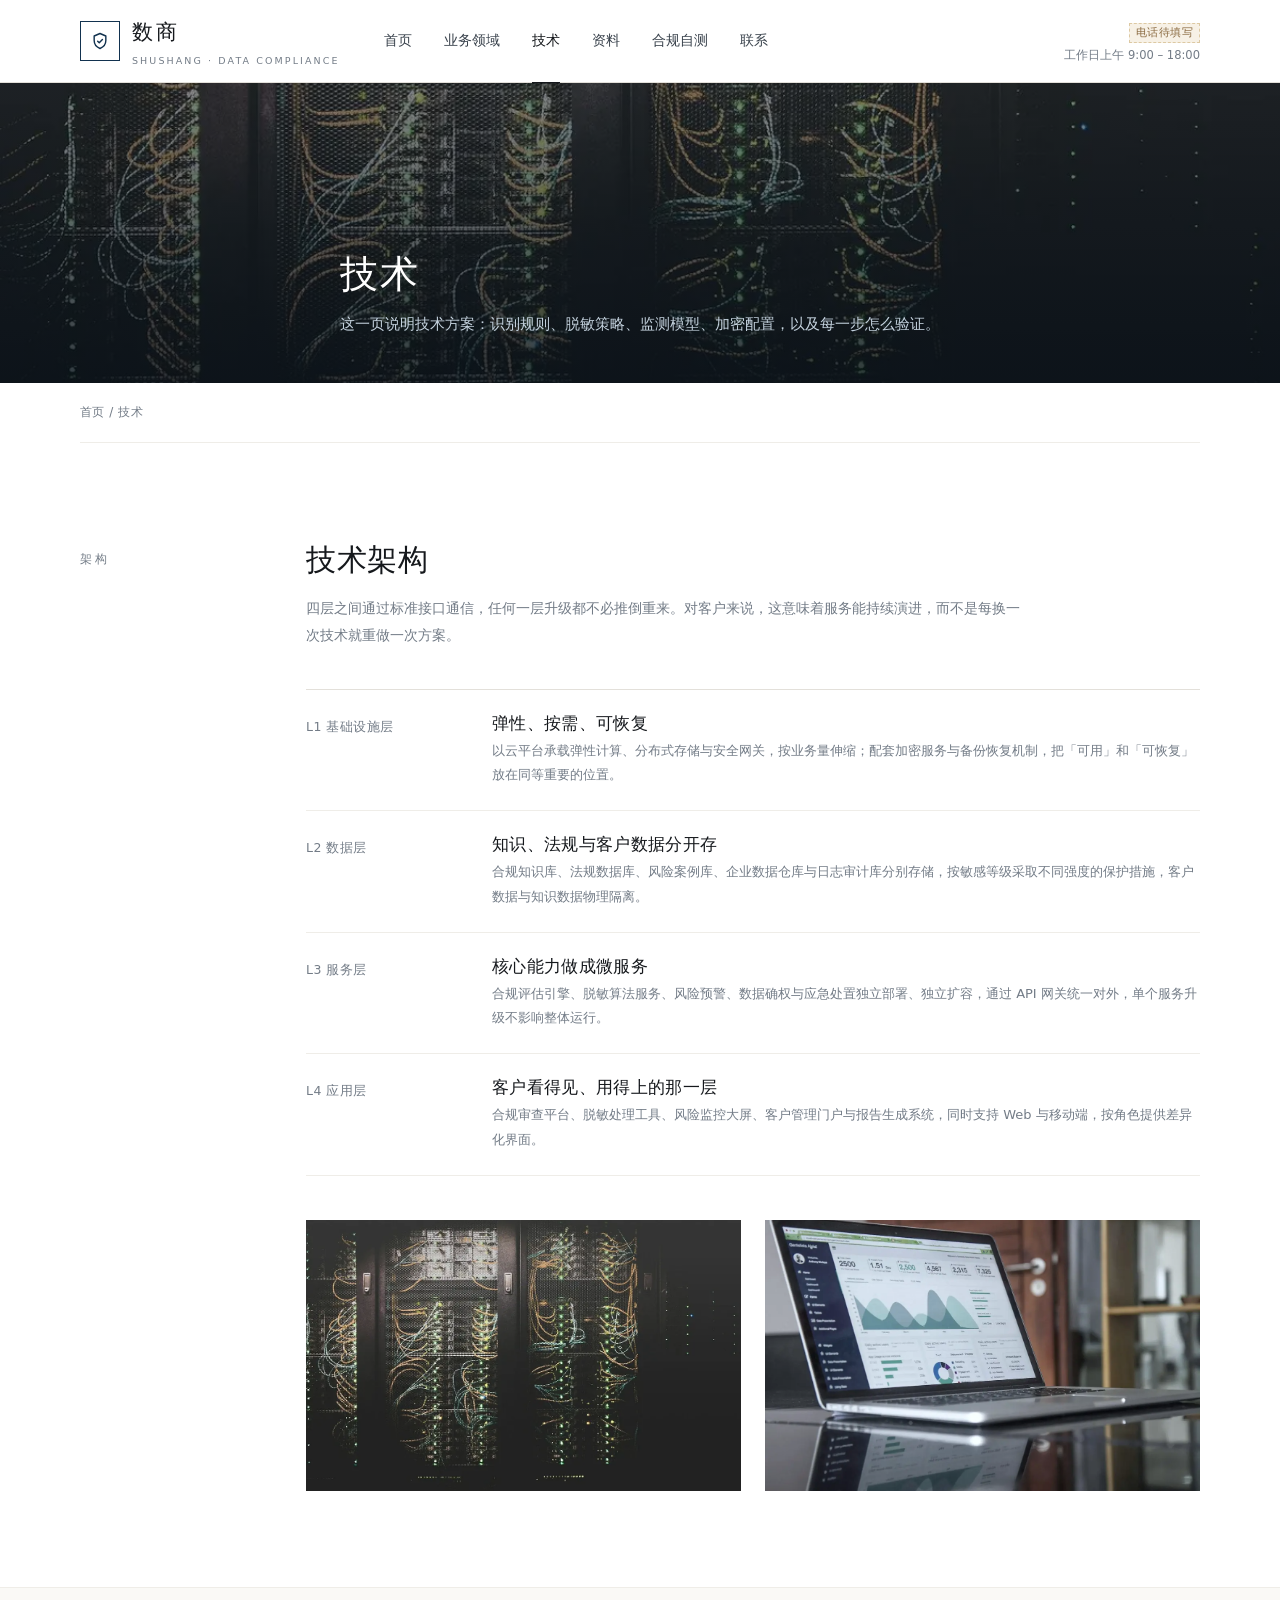
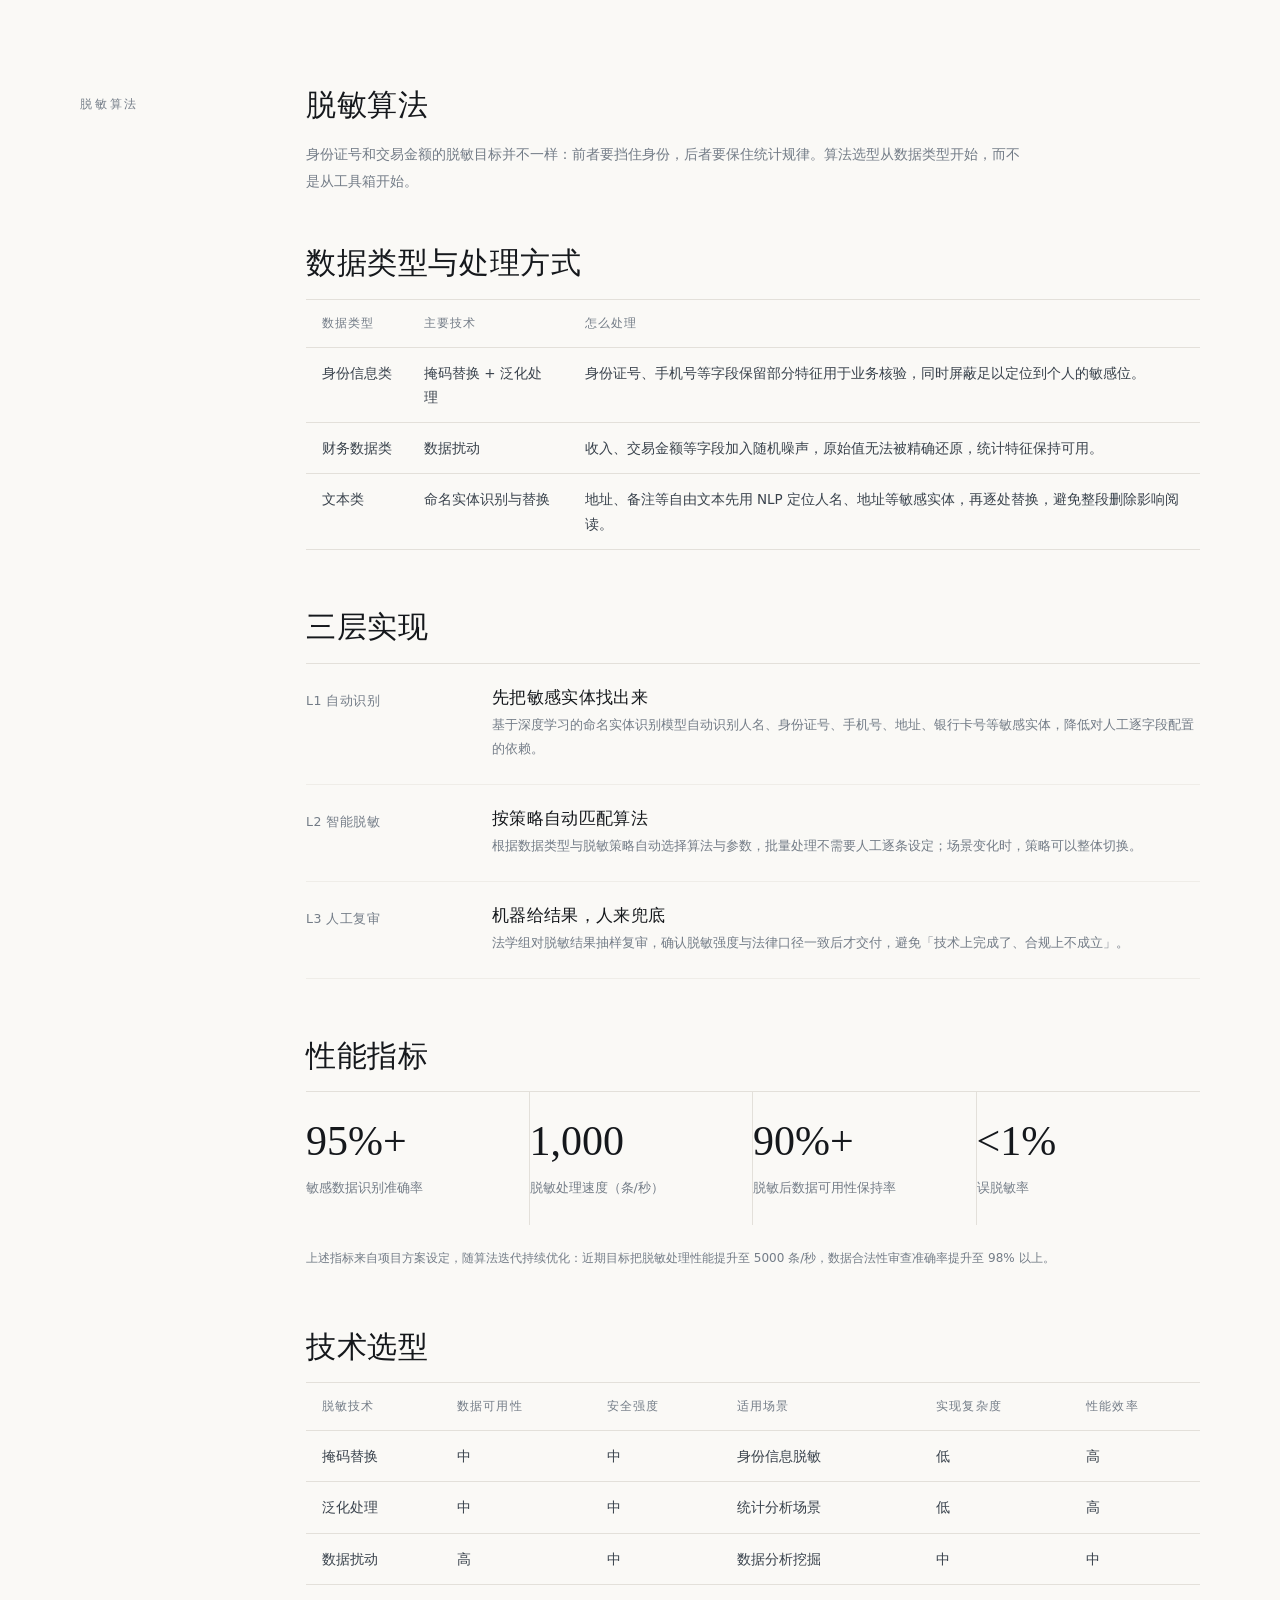
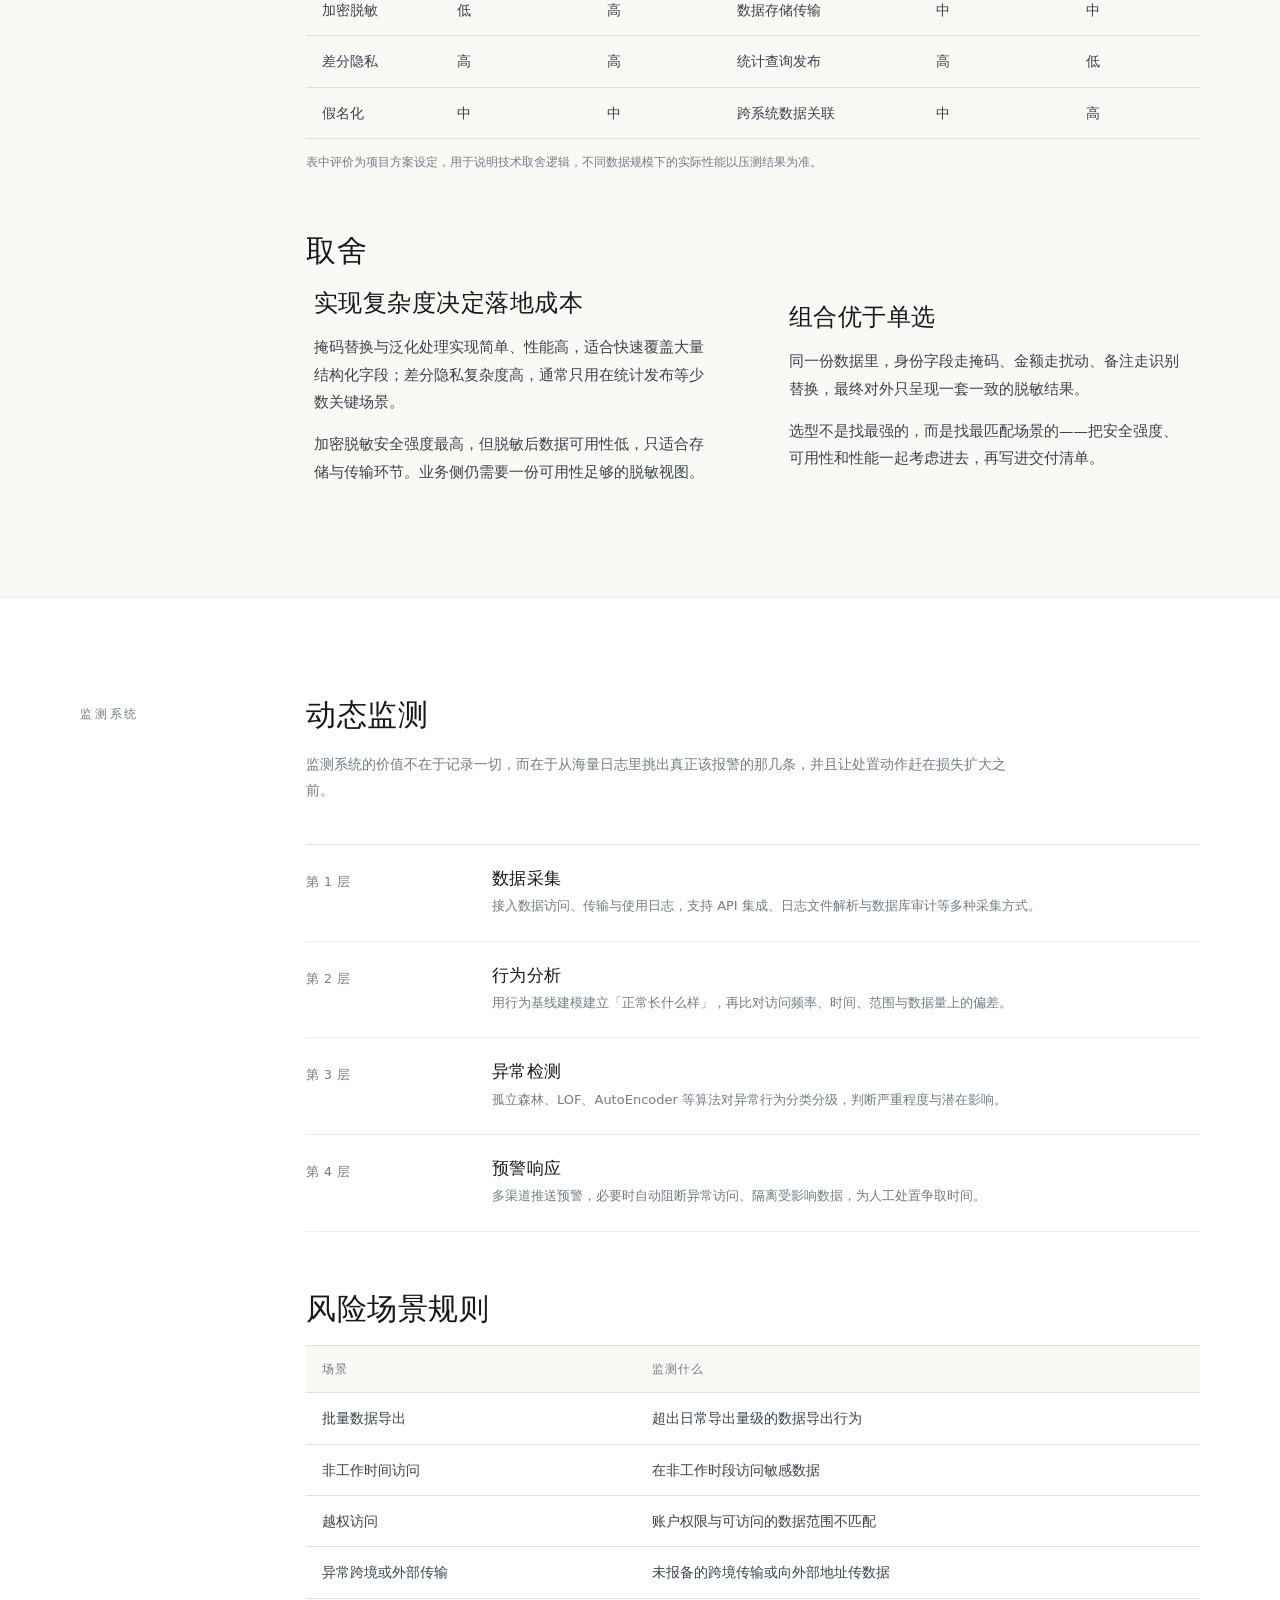
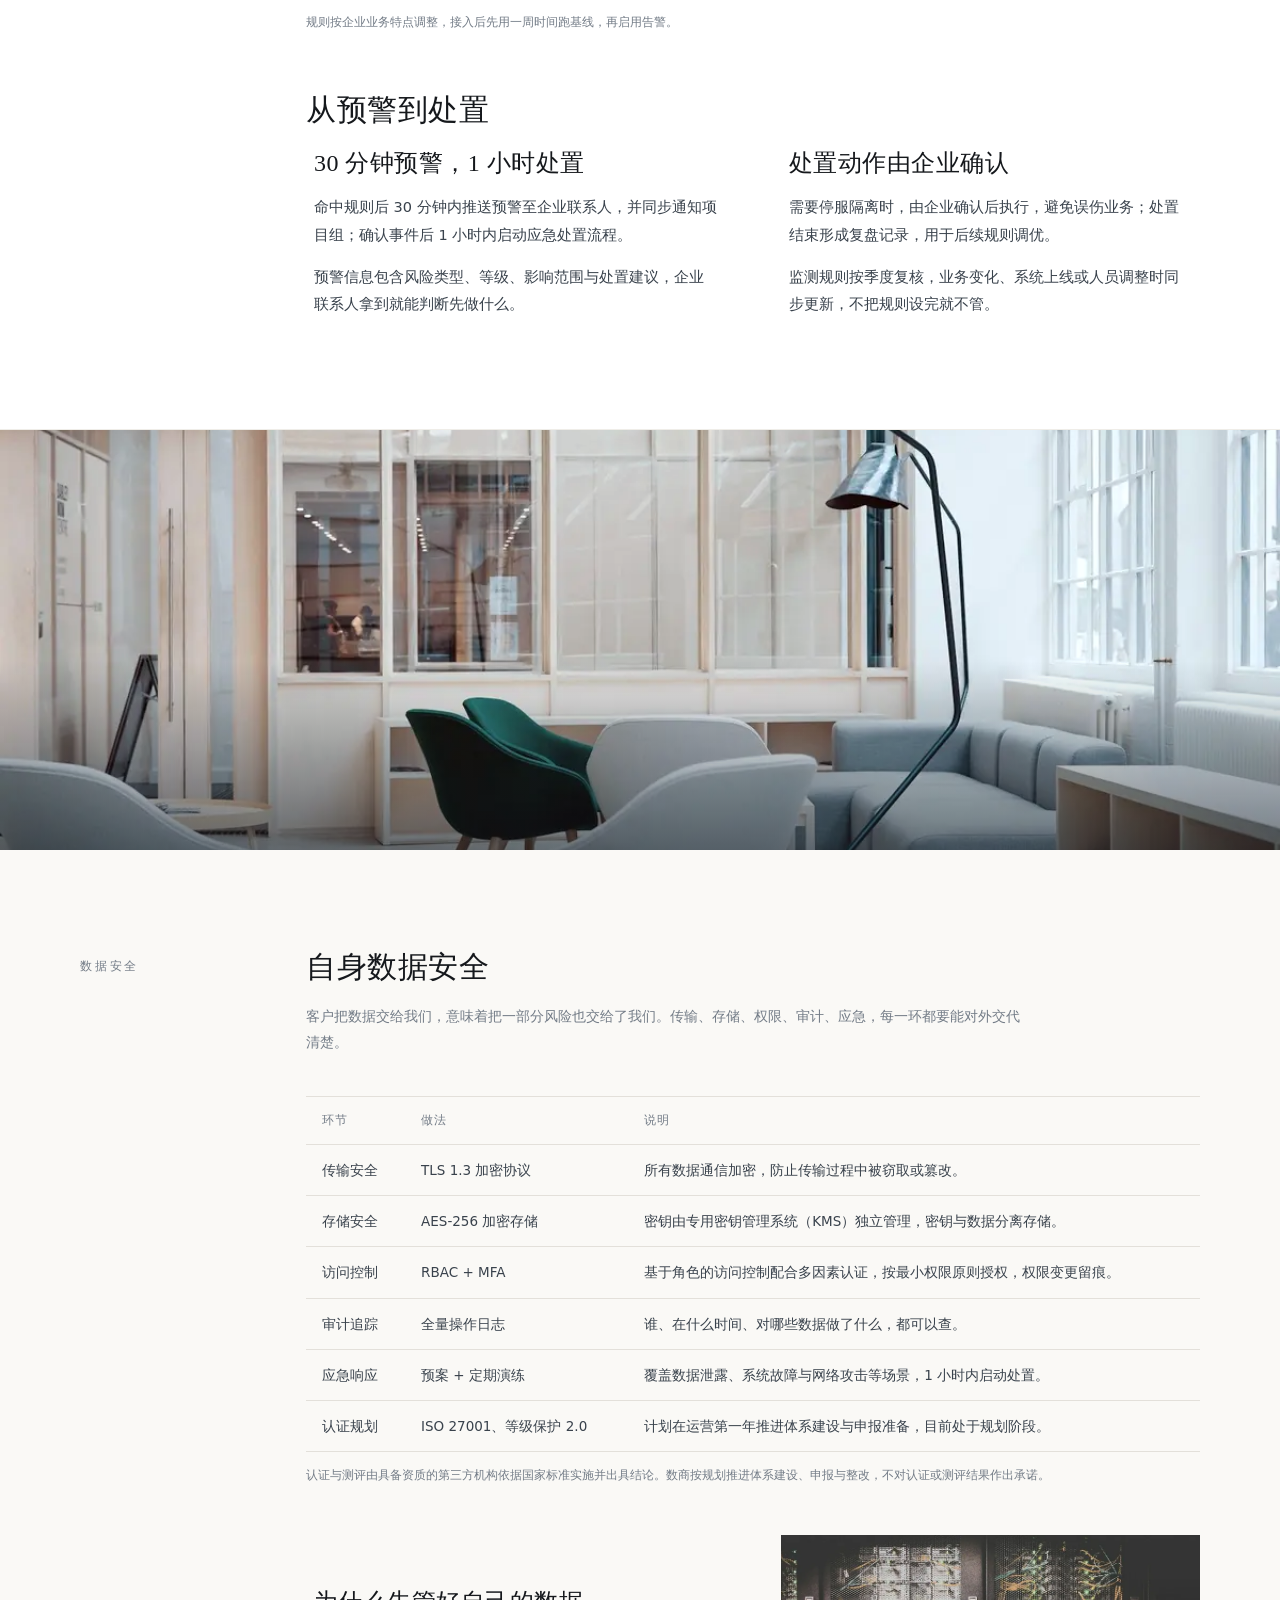
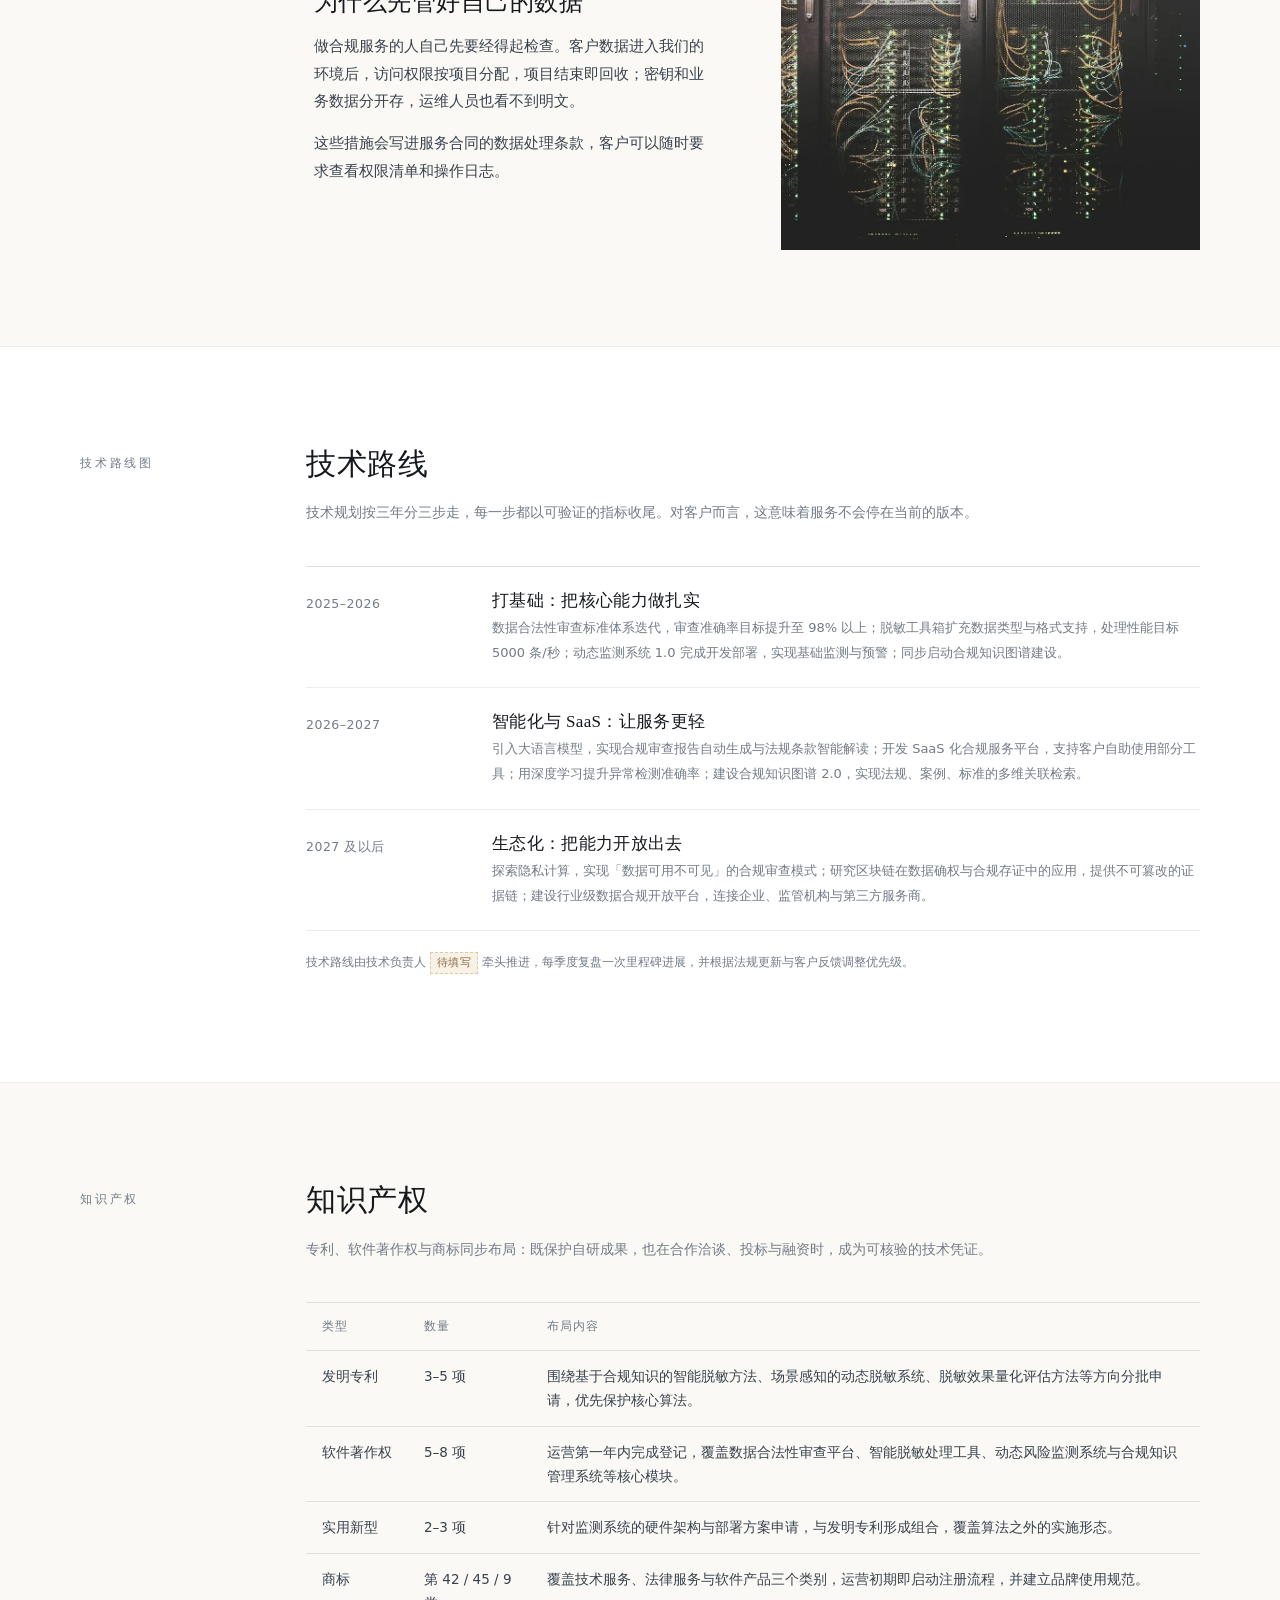
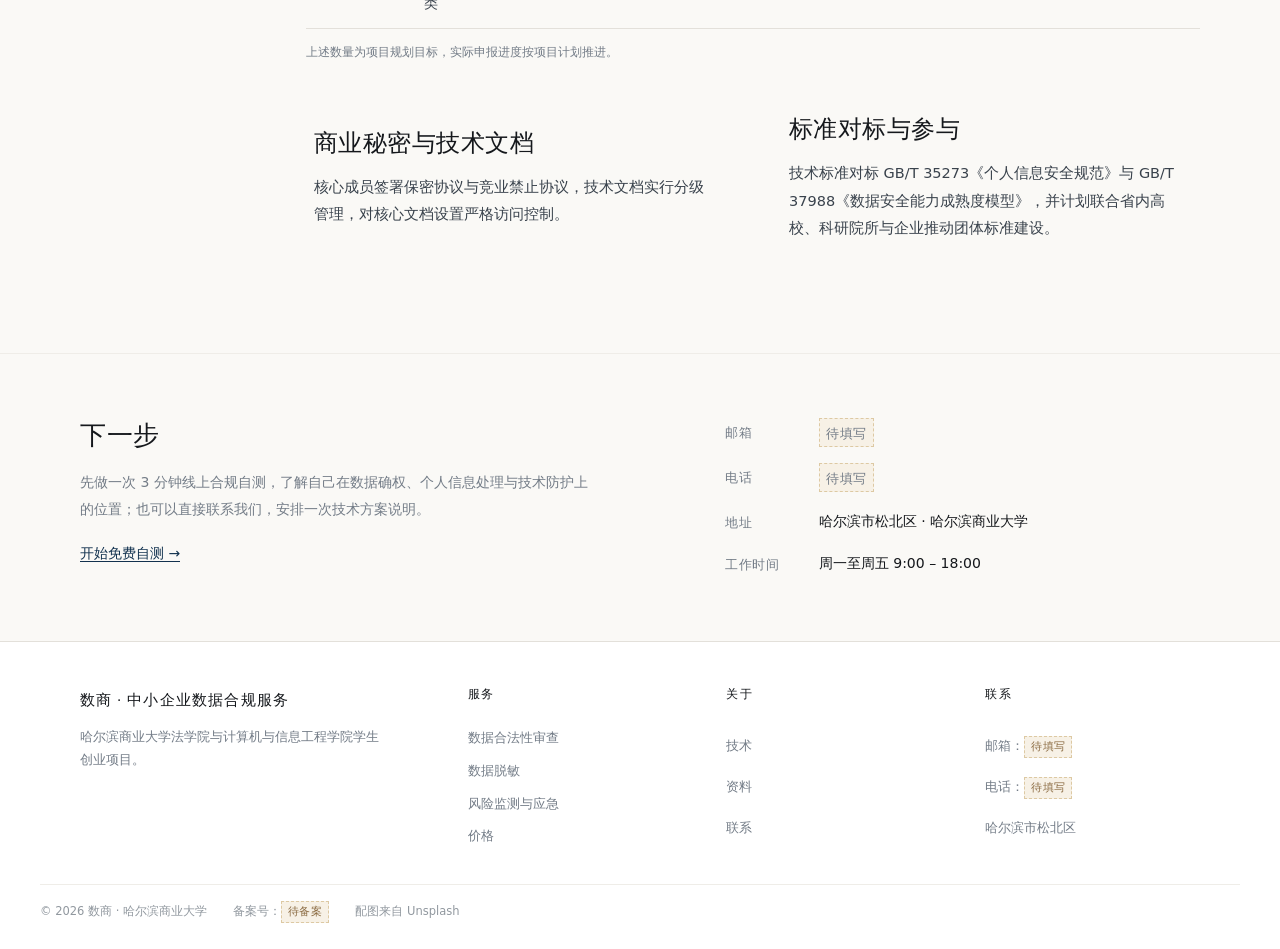
<file: technology.html>
<!doctype html>
<html lang="zh-CN">
<head>
  <meta charset="utf-8">
  <meta name="viewport" content="width=device-width, initial-scale=1">
  <title>技术 · 数商</title>
  <meta name="description" content="数商的技术：四层技术架构、按数据类型选型的脱敏算法、动态监测系统与数据安全措施。识别准确率 95% 以上，处理速度 1000 条/秒。">
  <link rel="icon" href="favicon.svg" type="image/svg+xml">
  <link rel="stylesheet" href="assets/css/editorial.css">
</head>
<body>

  <header class="masthead">
    <div class="wrap">
      <a class="logo" href="index.html">
        <span class="logo-mark">
          <svg viewBox="0 0 24 24" fill="none" stroke="currentColor" stroke-width="1.7" stroke-linecap="round" stroke-linejoin="round">
            <path d="M12 3 5 6v5.5c0 4.3 2.9 7.9 7 9.5 4.1-1.6 7-5.2 7-9.5V6l-7-3Z"/>
            <path d="M9.2 12.2l1.9 1.9 3.8-3.9"/>
          </svg>
        </span>
        <span>
          <span class="logo-name">数商</span>
          <span class="logo-sub">SHUSHANG · DATA COMPLIANCE</span>
        </span>
      </a>

      <nav class="mainnav" id="mainnav">
        <a href="index.html">首页</a>
        <a href="services.html">业务领域</a>
        <a href="technology.html" class="active">技术</a>
        <a href="research.html">资料</a>
        <a href="check.html">合规自测</a>
        <a href="contact.html">联系</a>
      </nav>

      <div class="contact">
        <strong><span class="ph">电话待填写</span></strong>
        工作日上午 9:00 – 18:00
      </div>

      <button class="nav-toggle" type="button" aria-label="打开菜单" aria-expanded="false" onclick="var n=document.getElementById('mainnav');var o=n.classList.toggle('open');this.setAttribute('aria-expanded',o)">
        <svg viewBox="0 0 24 24" fill="none" stroke="currentColor" stroke-width="1.8" stroke-linecap="round"><path d="M4 7h16M4 12h16M4 17h16"/></svg>
      </button>
    </div>
  </header>

  <main>
    <section class="banner img-server">
      <div class="wrap">
        <h1>技术</h1>
        <p>这一页说明技术方案：识别规则、脱敏策略、监测模型、加密配置，以及每一步怎么验证。</p>
      </div>
    </section>

    <div class="wrap">
      <div class="crumb"><a href="index.html">首页</a> / 技术</div>
    </div>

    <!-- 四层架构 -->
    <section class="part" id="architecture">
      <div class="wrap">
        <div class="part-label">架构</div>
        <div>
          <h2>技术架构</h2>
          <p class="lead">四层之间通过标准接口通信，任何一层升级都不必推倒重来。对客户来说，这意味着服务能持续演进，而不是每换一次技术就重做一次方案。</p>

          <div class="roadmap">
            <div class="step">
              <time>L1 基础设施层</time>
              <div><h3>弹性、按需、可恢复</h3><p>以云平台承载弹性计算、分布式存储与安全网关，按业务量伸缩；配套加密服务与备份恢复机制，把「可用」和「可恢复」放在同等重要的位置。</p></div>
            </div>
            <div class="step">
              <time>L2 数据层</time>
              <div><h3>知识、法规与客户数据分开存</h3><p>合规知识库、法规数据库、风险案例库、企业数据仓库与日志审计库分别存储，按敏感等级采取不同强度的保护措施，客户数据与知识数据物理隔离。</p></div>
            </div>
            <div class="step">
              <time>L3 服务层</time>
              <div><h3>核心能力做成微服务</h3><p>合规评估引擎、脱敏算法服务、风险预警、数据确权与应急处置独立部署、独立扩容，通过 API 网关统一对外，单个服务升级不影响整体运行。</p></div>
            </div>
            <div class="step">
              <time>L4 应用层</time>
              <div><h3>客户看得见、用得上的那一层</h3><p>合规审查平台、脱敏处理工具、风险监控大屏、客户管理门户与报告生成系统，同时支持 Web 与移动端，按角色提供差异化界面。</p></div>
            </div>
          </div>

          <div class="fig-grid" style="margin-top:44px;">
            <figure>
              <img src="assets/img/img-corridor.webp" alt="机房中的服务器设备" loading="lazy">
            </figure>
            <figure>
              <img src="assets/img/img-laptop2.webp" alt="笔记本电脑上展示的数据看板" loading="lazy">
            </figure>
          </div>
        </div>
      </div>
    </section>

    <!-- 脱敏算法 -->
    <section class="part paper" id="masking-tech">
      <div class="wrap">
        <div class="part-label">脱敏算法</div>
        <div>
          <h2>脱敏算法</h2>
          <p class="lead">身份证号和交易金额的脱敏目标并不一样：前者要挡住身份，后者要保住统计规律。算法选型从数据类型开始，而不是从工具箱开始。</p>

          <h2 style="margin-top:48px;">数据类型与处理方式</h2>
          <table class="data-table">
            <thead>
              <tr><th>数据类型</th><th>主要技术</th><th>怎么处理</th></tr>
            </thead>
            <tbody>
              <tr>
                <td>身份信息类</td>
                <td>掩码替换 + 泛化处理</td>
                <td>身份证号、手机号等字段保留部分特征用于业务核验，同时屏蔽足以定位到个人的敏感位。</td>
              </tr>
              <tr>
                <td>财务数据类</td>
                <td>数据扰动</td>
                <td>收入、交易金额等字段加入随机噪声，原始值无法被精确还原，统计特征保持可用。</td>
              </tr>
              <tr>
                <td>文本类</td>
                <td>命名实体识别与替换</td>
                <td>地址、备注等自由文本先用 NLP 定位人名、地址等敏感实体，再逐处替换，避免整段删除影响阅读。</td>
              </tr>
            </tbody>
          </table>

          <h2 style="margin-top:56px;">三层实现</h2>
          <div class="roadmap">
            <div class="step">
              <time>L1 自动识别</time>
              <div><h3>先把敏感实体找出来</h3><p>基于深度学习的命名实体识别模型自动识别人名、身份证号、手机号、地址、银行卡号等敏感实体，降低对人工逐字段配置的依赖。</p></div>
            </div>
            <div class="step">
              <time>L2 智能脱敏</time>
              <div><h3>按策略自动匹配算法</h3><p>根据数据类型与脱敏策略自动选择算法与参数，批量处理不需要人工逐条设定；场景变化时，策略可以整体切换。</p></div>
            </div>
            <div class="step">
              <time>L3 人工复审</time>
              <div><h3>机器给结果，人来兜底</h3><p>法学组对脱敏结果抽样复审，确认脱敏强度与法律口径一致后才交付，避免「技术上完成了、合规上不成立」。</p></div>
            </div>
          </div>

          <h2 style="margin-top:56px;">性能指标</h2>
          <div class="numbers">
            <div class="num"><b>95%+</b><span>敏感数据识别准确率</span></div>
            <div class="num"><b>1,000</b><span>脱敏处理速度（条/秒）</span></div>
            <div class="num"><b>90%+</b><span>脱敏后数据可用性保持率</span></div>
            <div class="num"><b>&lt;1%</b><span>误脱敏率</span></div>
          </div>
          <p class="table-note" style="margin-top:22px;">上述指标来自项目方案设定，随算法迭代持续优化：近期目标把脱敏处理性能提升至 5000 条/秒，数据合法性审查准确率提升至 98% 以上。</p>

          <h2 style="margin-top:56px;">技术选型</h2>
          <table class="data-table">
            <thead>
              <tr><th>脱敏技术</th><th>数据可用性</th><th>安全强度</th><th>适用场景</th><th>实现复杂度</th><th>性能效率</th></tr>
            </thead>
            <tbody>
              <tr><td>掩码替换</td><td>中</td><td>中</td><td>身份信息脱敏</td><td>低</td><td>高</td></tr>
              <tr><td>泛化处理</td><td>中</td><td>中</td><td>统计分析场景</td><td>低</td><td>高</td></tr>
              <tr><td>数据扰动</td><td>高</td><td>中</td><td>数据分析挖掘</td><td>中</td><td>中</td></tr>
              <tr><td>加密脱敏</td><td>低</td><td>高</td><td>数据存储传输</td><td>中</td><td>中</td></tr>
              <tr><td>差分隐私</td><td>高</td><td>高</td><td>统计查询发布</td><td>高</td><td>低</td></tr>
              <tr><td>假名化</td><td>中</td><td>中</td><td>跨系统数据关联</td><td>中</td><td>高</td></tr>
            </tbody>
          </table>
          <p class="table-note">表中评价为项目方案设定，用于说明技术取舍逻辑，不同数据规模下的实际性能以压测结果为准。</p>

          <h2 style="margin-top:56px;">取舍</h2>
          <div class="split">
            <div class="txt">
              <h3>实现复杂度决定落地成本</h3>
              <p>掩码替换与泛化处理实现简单、性能高，适合快速覆盖大量结构化字段；差分隐私复杂度高，通常只用在统计发布等少数关键场景。</p>
              <p>加密脱敏安全强度最高，但脱敏后数据可用性低，只适合存储与传输环节。业务侧仍需要一份可用性足够的脱敏视图。</p>
            </div>
            <div class="txt">
              <h3>组合优于单选</h3>
              <p>同一份数据里，身份字段走掩码、金额走扰动、备注走识别替换，最终对外只呈现一套一致的脱敏结果。</p>
              <p>选型不是找最强的，而是找最匹配场景的——把安全强度、可用性和性能一起考虑进去，再写进交付清单。</p>
            </div>
          </div>
        </div>
      </div>
    </section>

    <!-- 动态监测系统 -->
    <section class="part" id="monitoring">
      <div class="wrap">
        <div class="part-label">监测系统</div>
        <div>
          <h2>动态监测</h2>
          <p class="lead">监测系统的价值不在于记录一切，而在于从海量日志里挑出真正该报警的那几条，并且让处置动作赶在损失扩大之前。</p>

          <div class="roadmap">
            <div class="step">
              <time>第 1 层</time>
              <div><h3>数据采集</h3><p>接入数据访问、传输与使用日志，支持 API 集成、日志文件解析与数据库审计等多种采集方式。</p></div>
            </div>
            <div class="step">
              <time>第 2 层</time>
              <div><h3>行为分析</h3><p>用行为基线建模建立「正常长什么样」，再比对访问频率、时间、范围与数据量上的偏差。</p></div>
            </div>
            <div class="step">
              <time>第 3 层</time>
              <div><h3>异常检测</h3><p>孤立森林、LOF、AutoEncoder 等算法对异常行为分类分级，判断严重程度与潜在影响。</p></div>
            </div>
            <div class="step">
              <time>第 4 层</time>
              <div><h3>预警响应</h3><p>多渠道推送预警，必要时自动阻断异常访问、隔离受影响数据，为人工处置争取时间。</p></div>
            </div>
          </div>

          <h2 style="margin-top:56px;">风险场景规则</h2>
          <table class="data-table">
            <thead>
              <tr><th>场景</th><th>监测什么</th></tr>
            </thead>
            <tbody>
              <tr><td>批量数据导出</td><td>超出日常导出量级的数据导出行为</td></tr>
              <tr><td>非工作时间访问</td><td>在非工作时段访问敏感数据</td></tr>
              <tr><td>越权访问</td><td>账户权限与可访问的数据范围不匹配</td></tr>
              <tr><td>异常跨境或外部传输</td><td>未报备的跨境传输或向外部地址传数据</td></tr>
            </tbody>
          </table>
          <p class="table-note">规则按企业业务特点调整，接入后先用一周时间跑基线，再启用告警。</p>

          <h2 style="margin-top:56px;">从预警到处置</h2>
          <div class="split">
            <div class="txt">
              <h3>30 分钟预警，1 小时处置</h3>
              <p>命中规则后 30 分钟内推送预警至企业联系人，并同步通知项目组；确认事件后 1 小时内启动应急处置流程。</p>
              <p>预警信息包含风险类型、等级、影响范围与处置建议，企业联系人拿到就能判断先做什么。</p>
            </div>
            <div class="txt">
              <h3>处置动作由企业确认</h3>
              <p>需要停服隔离时，由企业确认后执行，避免误伤业务；处置结束形成复盘记录，用于后续规则调优。</p>
              <p>监测规则按季度复核，业务变化、系统上线或人员调整时同步更新，不把规则设完就不管。</p>
            </div>
          </div>
        </div>
      </div>
    </section>

    <!-- 大图条 -->
    <section class="band">
      <img src="assets/img/img-lounge.webp" alt="办公区的休息洽谈区" loading="lazy">
    </section>

    <!-- 数据安全保障 -->
    <section class="part paper" id="security">
      <div class="wrap">
        <div class="part-label">数据安全</div>
        <div>
          <h2>自身数据安全</h2>
          <p class="lead">客户把数据交给我们，意味着把一部分风险也交给了我们。传输、存储、权限、审计、应急，每一环都要能对外交代清楚。</p>

          <table class="data-table">
            <thead>
              <tr><th>环节</th><th>做法</th><th>说明</th></tr>
            </thead>
            <tbody>
              <tr><td>传输安全</td><td>TLS 1.3 加密协议</td><td>所有数据通信加密，防止传输过程中被窃取或篡改。</td></tr>
              <tr><td>存储安全</td><td>AES-256 加密存储</td><td>密钥由专用密钥管理系统（KMS）独立管理，密钥与数据分离存储。</td></tr>
              <tr><td>访问控制</td><td>RBAC + MFA</td><td>基于角色的访问控制配合多因素认证，按最小权限原则授权，权限变更留痕。</td></tr>
              <tr><td>审计追踪</td><td>全量操作日志</td><td>谁、在什么时间、对哪些数据做了什么，都可以查。</td></tr>
              <tr><td>应急响应</td><td>预案 + 定期演练</td><td>覆盖数据泄露、系统故障与网络攻击等场景，1 小时内启动处置。</td></tr>
              <tr><td>认证规划</td><td>ISO 27001、等级保护 2.0</td><td>计划在运营第一年推进体系建设与申报准备，目前处于规划阶段。</td></tr>
            </tbody>
          </table>
          <p class="table-note">认证与测评由具备资质的第三方机构依据国家标准实施并出具结论。数商按规划推进体系建设、申报与整改，不对认证或测评结果作出承诺。</p>

          <div class="split" style="margin-top:48px;">
            <div class="txt">
              <h3>为什么先管好自己的数据</h3>
              <p>做合规服务的人自己先要经得起检查。客户数据进入我们的环境后，访问权限按项目分配，项目结束即回收；密钥和业务数据分开存，运维人员也看不到明文。</p>
              <p>这些措施会写进服务合同的数据处理条款，客户可以随时要求查看权限清单和操作日志。</p>
            </div>
            <figure style="margin:0;">
              <img src="assets/img/img-corridor.webp" alt="机房中的服务器设备" loading="lazy">
            </figure>
          </div>
        </div>
      </div>
    </section>

    <!-- 技术路线图 -->
    <section class="part" id="roadmap">
      <div class="wrap">
        <div class="part-label">技术路线图</div>
        <div>
          <h2>技术路线</h2>
          <p class="lead">技术规划按三年分三步走，每一步都以可验证的指标收尾。对客户而言，这意味着服务不会停在当前的版本。</p>

          <div class="roadmap">
            <div class="step">
              <time>2025–2026</time>
              <div>
                <h3>打基础：把核心能力做扎实</h3>
                <p>数据合法性审查标准体系迭代，审查准确率目标提升至 98% 以上；脱敏工具箱扩充数据类型与格式支持，处理性能目标 5000 条/秒；动态监测系统 1.0 完成开发部署，实现基础监测与预警；同步启动合规知识图谱建设。</p>
              </div>
            </div>
            <div class="step">
              <time>2026–2027</time>
              <div>
                <h3>智能化与 SaaS：让服务更轻</h3>
                <p>引入大语言模型，实现合规审查报告自动生成与法规条款智能解读；开发 SaaS 化合规服务平台，支持客户自助使用部分工具；用深度学习提升异常检测准确率；建设合规知识图谱 2.0，实现法规、案例、标准的多维关联检索。</p>
              </div>
            </div>
            <div class="step">
              <time>2027 及以后</time>
              <div>
                <h3>生态化：把能力开放出去</h3>
                <p>探索隐私计算，实现「数据可用不可见」的合规审查模式；研究区块链在数据确权与合规存证中的应用，提供不可篡改的证据链；建设行业级数据合规开放平台，连接企业、监管机构与第三方服务商。</p>
              </div>
            </div>
          </div>
          <p class="table-note" style="margin-top:20px;">技术路线由技术负责人 <span class="ph">待填写</span> 牵头推进，每季度复盘一次里程碑进展，并根据法规更新与客户反馈调整优先级。</p>
        </div>
      </div>
    </section>

    <!-- 知识产权 -->
    <section class="part paper" id="ip">
      <div class="wrap">
        <div class="part-label">知识产权</div>
        <div>
          <h2>知识产权</h2>
          <p class="lead">专利、软件著作权与商标同步布局：既保护自研成果，也在合作洽谈、投标与融资时，成为可核验的技术凭证。</p>

          <table class="data-table">
            <thead>
              <tr><th>类型</th><th>数量</th><th>布局内容</th></tr>
            </thead>
            <tbody>
              <tr>
                <td>发明专利</td>
                <td>3–5 项</td>
                <td>围绕基于合规知识的智能脱敏方法、场景感知的动态脱敏系统、脱敏效果量化评估方法等方向分批申请，优先保护核心算法。</td>
              </tr>
              <tr>
                <td>软件著作权</td>
                <td>5–8 项</td>
                <td>运营第一年内完成登记，覆盖数据合法性审查平台、智能脱敏处理工具、动态风险监测系统与合规知识管理系统等核心模块。</td>
              </tr>
              <tr>
                <td>实用新型</td>
                <td>2–3 项</td>
                <td>针对监测系统的硬件架构与部署方案申请，与发明专利形成组合，覆盖算法之外的实施形态。</td>
              </tr>
              <tr>
                <td>商标</td>
                <td>第 42 / 45 / 9 类</td>
                <td>覆盖技术服务、法律服务与软件产品三个类别，运营初期即启动注册流程，并建立品牌使用规范。</td>
              </tr>
            </tbody>
          </table>
          <p class="table-note">上述数量为项目规划目标，实际申报进度按项目计划推进。</p>

          <div class="split" style="margin-top:48px;">
            <div class="txt">
              <h3>商业秘密与技术文档</h3>
              <p>核心成员签署保密协议与竞业禁止协议，技术文档实行分级管理，对核心文档设置严格访问控制。</p>
            </div>
            <div class="txt">
              <h3>标准对标与参与</h3>
              <p>技术标准对标 GB/T 35273《个人信息安全规范》与 GB/T 37988《数据安全能力成熟度模型》，并计划联合省内高校、科研院所与企业推动团体标准建设。</p>
            </div>
          </div>
        </div>
      </div>
    </section>

    <!-- 联系 -->
    <section class="contact-band" id="contact">
      <div class="wrap">
        <div>
          <h2>下一步</h2>
          <p>先做一次 3 分钟线上合规自测，了解自己在数据确权、个人信息处理与技术防护上的位置；也可以直接联系我们，安排一次技术方案说明。</p>
          <p style="margin-top:18px;"><a href="check.html" style="color:var(--brand);border-bottom:1px solid var(--brand);">开始免费自测 →</a></p>
        </div>
        <div class="contact-list">
          <div><span>邮箱</span><span><span class="ph">待填写</span></span></div>
          <div><span>电话</span><span><span class="ph">待填写</span></span></div>
          <div><span>地址</span><span>哈尔滨市松北区 · 哈尔滨商业大学</span></div>
          <div><span>工作时间</span><span>周一至周五 9:00 – 18:00</span></div>
        </div>
      </div>
    </section>
  </main>

  <footer class="foot">
    <div class="wrap">
      <div>
        <div class="brandline">数商 · 中小企业数据合规服务</div>
        <p style="max-width:300px;">哈尔滨商业大学法学院与计算机与信息工程学院学生创业项目。</p>
      </div>
      <div class="col">
        <h4>服务</h4>
        <a href="services.html#review">数据合法性审查</a>
        <a href="services.html#masking">数据脱敏</a>
        <a href="services.html#risk">风险监测与应急</a>
        <a href="services.html#pricing">价格</a>
      </div>
      <div class="col">
        <h4>关于</h4>
        <a href="technology.html">技术</a>
        <a href="research.html">资料</a>
        <a href="contact.html">联系</a>
      </div>
      <div class="col">
        <h4>联系</h4>
        <span>邮箱：<span class="ph">待填写</span></span>
        <span>电话：<span class="ph">待填写</span></span>
        <span>哈尔滨市松北区</span>
      </div>
    </div>
    <div class="wrap bottom">
      <span>© 2026 数商 · 哈尔滨商业大学</span>
      <span>备案号：<span class="ph">待备案</span></span>
      <span>配图来自 Unsplash</span>
    </div>
  </footer>

</body>
</html>
</file>
<file: assets/css/editorial.css>
/* 数商 · 站点样式（专业服务机构版式 · 图片版）
   白纸底、细线分隔、衬线标题、大图，不用卡片阴影和渐变按钮 */

:root {
  --ink: #15181c;
  --ink-2: #39424c;
  --muted: #737c87;
  --line: #e3e0da;
  --line-2: #efede8;
  --paper: #faf9f6;
  --paper-2: #f4f2ed;
  --bg: #ffffff;
  --brand: #12324f;
  --brand-2: #1d4b72;
  --accent: #8a6a41;
  --wrap: 1200px;
  --serif: "Songti SC", "Noto Serif SC", "Source Han Serif SC", "SimSun", "STSong", serif;
  --sans: "PingFang SC", "Hiragino Sans GB", "Microsoft YaHei", "Segoe UI",
    system-ui, -apple-system, Arial, sans-serif;
}

* { box-sizing: border-box; }

html { -webkit-text-size-adjust: 100%; scroll-behavior: smooth; }

body {
  margin: 0;
  background: var(--bg);
  color: var(--ink);
  font-family: var(--sans);
  font-size: 15px;
  line-height: 1.9;
  -webkit-font-smoothing: antialiased;
}

a { color: inherit; text-decoration: none; }
a:hover { color: var(--brand-2); }
img { display: block; max-width: 100%; }

h1, h2, h3, h4 {
  margin: 0;
  font-family: var(--serif);
  font-weight: 500;
  line-height: 1.42;
  letter-spacing: 0.02em;
}

p { margin: 0 0 1em; }

.wrap { max-width: var(--wrap); margin: 0 auto; padding: 0 40px; }

/* ---------- 顶部信息条 ---------- */
.util {
  background: var(--paper);
  border-bottom: 1px solid var(--line-2);
  font-size: 11.5px;
  color: var(--muted);
  letter-spacing: 0.04em;
}

.util .wrap {
  display: flex;
  justify-content: space-between;
  gap: 24px;
  height: 36px;
  align-items: center;
}

.util .left { display: flex; gap: 20px; }

/* ---------- 页头 ---------- */
.masthead {
  background: rgba(255, 255, 255, 0.92);
  backdrop-filter: saturate(160%) blur(10px);
  border-bottom: 1px solid var(--line);
  position: sticky;
  top: 0;
  z-index: 50;
}

.masthead .wrap {
  display: flex;
  align-items: center;
  gap: 44px;
  height: 82px;
}

.logo { display: flex; align-items: center; gap: 12px; flex-shrink: 0; }

.logo-mark {
  width: 40px;
  height: 40px;
  border: 1px solid var(--brand);
  display: grid;
  place-items: center;
  color: var(--brand);
  background: #fff;
}

.logo-mark svg { width: 20px; height: 20px; }

.logo-name { font-family: var(--serif); font-size: 21px; letter-spacing: 0.16em; color: var(--ink); }

.logo-sub {
  display: block;
  font-size: 9.5px;
  letter-spacing: 0.22em;
  color: var(--muted);
  font-weight: 400;
  line-height: 1.6;
}

.mainnav { display: flex; gap: 32px; font-size: 14px; color: var(--ink-2); }

.mainnav a { padding: 28px 0; border-bottom: 1px solid transparent; }

.mainnav a:hover { border-bottom-color: var(--ink); color: var(--ink); }
.mainnav a.active { color: var(--ink); border-bottom-color: var(--ink); }

.masthead .contact {
  margin-left: auto;
  text-align: right;
  font-size: 11.5px;
  color: var(--muted);
  line-height: 1.7;
}

.masthead .contact strong {
  display: block;
  color: var(--ink);
  font-family: var(--serif);
  font-size: 17px;
  font-weight: 500;
  letter-spacing: 0.04em;
}

/* ---------- 首屏（大图） ---------- */
.hero {
  position: relative;
  min-height: 560px;
  display: flex;
  align-items: flex-end;
  color: #fff;
  background: #0e1a26 url("../img/hero-city.webp") center 42% / cover no-repeat;
}

.hero::before {
  content: "";
  position: absolute;
  inset: 0;
  background: linear-gradient(180deg, rgba(8, 14, 22, 0.62) 0%, rgba(8, 14, 22, 0.7) 45%, rgba(8, 14, 22, 0.92) 100%);
}

.hero .wrap {
  position: relative;
  z-index: 1;
  display: grid;
  grid-template-columns: 1.25fr 0.75fr;
  gap: 72px;
  padding-top: 96px;
  padding-bottom: 64px;
  align-items: end;
}

.hero .tag {
  display: inline-block;
  font-size: 11.5px;
  letter-spacing: 0.12em;
  color: #dbe6ef;
  border: 1px solid rgba(255, 255, 255, 0.28);
  background: rgba(255, 255, 255, 0.06);
  padding: 4px 12px;
  margin-bottom: 24px;
}

.hero h1 {
  font-size: 46px;
  line-height: 1.36;
  color: #fff;
  margin-bottom: 20px;
  letter-spacing: 0.04em;
}

.hero .intro {
  font-size: 15px;
  line-height: 2;
  color: #c8d4df;
  max-width: 560px;
  margin-bottom: 28px;
}

.hero .links { display: flex; gap: 32px; font-size: 14px; }

.hero .links a {
  color: #e8f0f7;
  border-bottom: 1px solid rgba(255, 255, 255, 0.55);
  padding-bottom: 2px;
}

.hero .links a.plain { color: #b7c5d2; border-bottom-color: transparent; }
.hero .links a.plain:hover { color: #fff; border-bottom-color: #fff; }

.hero-facts { padding-bottom: 4px; }

.hero-facts dl {
  margin: 0;
  display: grid;
  grid-template-columns: 84px 1fr;
  row-gap: 16px;
  column-gap: 18px;
  font-size: 13px;
}

.hero-facts dt { color: #9db0c1; }
.hero-facts dd { margin: 0; color: #e9f0f6; }

.hero-facts .note {
  margin-top: 22px;
  padding-top: 16px;
  border-top: 1px solid rgba(255, 255, 255, 0.18);
  font-size: 11.5px;
  color: #9db0c1;
}

/* ---------- 内页横幅 ---------- */
.banner {
  position: relative;
  min-height: 300px;
  display: flex;
  align-items: flex-end;
  color: #fff;
  background: #102433 center / cover no-repeat;
}

.banner::before {
  content: "";
  position: absolute;
  inset: 0;
  background: linear-gradient(180deg, rgba(8, 16, 24, 0.45), rgba(8, 16, 24, 0.82));
}

.banner .wrap { position: relative; z-index: 1; padding-top: 96px; padding-bottom: 44px; }

.banner h1 { font-size: 38px; color: #fff; margin-bottom: 10px; letter-spacing: 0.06em; }

.banner p { color: #c4d2de; font-size: 14.5px; max-width: 680px; margin: 0; }

.banner.img-building { background-image: url("../img/banner-building.webp"); }
.banner.img-meeting { background-image: url("../img/img-lounge.webp"); }
.banner.img-docs { background-image: url("../img/img-audit.webp"); }
.banner.img-server { background-image: url("../img/img-corridor.webp"); }
.banner.img-office { background-image: url("../img/img-lounge.webp"); }
.banner.img-books { background-image: url("../img/img-books.webp"); }
.banner.img-gavel { background-image: url("../img/img-gavel.webp"); }
.banner.img-team { background-image: url("../img/img-books.webp"); }

/* ---------- 通用分节 ---------- */
.part { padding: 96px 0; border-bottom: 1px solid var(--line-2); }
.part.paper { background: var(--paper); }

.part .wrap { display: grid; grid-template-columns: 170px minmax(0, 1fr); gap: 56px; }

.part-label {
  font-size: 11.5px;
  color: var(--muted);
  letter-spacing: 0.24em;
  padding-top: 10px;
  line-height: 1.9;
}

.part-label span { display: block; color: #b7b0a5; font-size: 10px; margin-top: 6px; letter-spacing: 0.2em; }

.part h2 { font-size: 30px; margin-bottom: 14px; }

.part .lead { color: var(--muted); font-size: 14px; max-width: 720px; margin-bottom: 40px; }

/* ---------- 大图 ---------- */
.band { position: relative; }

.band img {
  width: 100%;
  height: 420px;
  object-fit: cover;
  filter: saturate(0.9) contrast(1.02);
}

.band figcaption {
  position: absolute;
  left: 40px;
  bottom: 24px;
  color: rgba(255, 255, 255, 0.82);
  font-size: 12px;
  letter-spacing: 0.06em;
}

.band::after {
  content: "";
  position: absolute;
  inset: 0;
  background: linear-gradient(180deg, transparent 55%, rgba(10, 18, 26, 0.55));
  pointer-events: none;
}

/* ---------- 左右图文 ---------- */
.split {
  display: grid;
  grid-template-columns: 1fr 1fr;
  gap: 56px;
  align-items: center;
}

.split .txt { padding: 0 8px; }

.split h3 { font-size: 24px; margin-bottom: 14px; }

.split p { color: var(--ink-2); font-size: 14.5px; }

.split img {
  width: 100%;
  aspect-ratio: 4 / 3;
  object-fit: cover;
  filter: saturate(0.92);
}

.split figcaption { font-size: 12px; color: var(--muted); margin-top: 10px; letter-spacing: 0.04em; }

.split.reverse .txt { order: 2; }
.split.reverse img { order: 1; }

/* ---------- 三图并排 ---------- */
.trio { display: grid; grid-template-columns: repeat(3, 1fr); gap: 24px; }

.trio figure { margin: 0; }

.trio img {
  width: 100%;
  aspect-ratio: 3 / 2;
  object-fit: cover;
  filter: saturate(0.9);
}

.trio figcaption {
  font-size: 12.5px;
  color: var(--muted);
  margin-top: 10px;
  letter-spacing: 0.03em;
}

.trio figcaption b { display: block; color: var(--ink); font-weight: 500; font-size: 14px; margin-bottom: 2px; }

/* ---------- 业务领域 ---------- */
.areas { display: grid; gap: 18px; }

.area {
  display: grid;
  grid-template-columns: 46px minmax(0, 1fr) 250px;
  gap: 26px;
  padding: 28px 30px;
  border: 1px solid var(--line);
  background: #fff;
  align-items: start;
}

.area .no {
  font-family: var(--serif);
  font-size: 13px;
  color: var(--accent);
  padding-top: 4px;
}

.area h3 { font-size: 20px; margin-bottom: 6px; }

.area p { color: var(--ink-2); font-size: 14px; margin: 0; }

.area .deliver {
  font-size: 12.5px;
  color: var(--muted);
  line-height: 1.9;
  border-left: 1px solid var(--line-2);
  padding-left: 24px;
  display: grid;
  gap: 10px;
}

.area .deliver b {
  display: block;
  color: var(--ink-2);
  font-weight: 500;
  margin-bottom: 2px;
  font-size: 12px;
  letter-spacing: 0.08em;
}

.area a.more { display: inline-block; margin-top: 10px; font-size: 13px; color: var(--brand); }

@media (max-width: 1000px) {
  .area { grid-template-columns: 36px minmax(0, 1fr); padding: 22px; gap: 18px; }
  .area .deliver {
    grid-column: 2;
    border-left: 0;
    border-top: 1px solid var(--line-2);
    padding-left: 0;
    padding-top: 14px;
    margin-top: 4px;
  }
}

/* ---------- 数字 ---------- */
.numbers { display: grid; grid-template-columns: repeat(4, 1fr); border-top: 1px solid var(--line); }

.num { padding: 26px 28px 24px 0; border-right: 1px solid var(--line); }

.num:last-child { border-right: 0; }

.num b {
  display: block;
  font-family: var(--serif);
  font-size: 42px;
  line-height: 1.1;
  font-weight: 400;
  color: var(--ink);
  font-variant-numeric: tabular-nums;
  margin-bottom: 8px;
}

.num span { font-size: 12.5px; color: var(--muted); }

/* ---------- 团队 ---------- */
.team { display: grid; grid-template-columns: 1fr 1fr; gap: 56px; }
.team dl { margin: 0; }

.team dt {
  font-size: 12px;
  color: var(--muted);
  letter-spacing: 0.08em;
  padding: 14px 0 6px;
  border-top: 1px solid var(--line-2);
}

.team dd { margin: 0 0 16px; font-size: 14px; color: var(--ink-2); }

/* ---------- 时间线 ---------- */
.roadmap { border-top: 1px solid var(--line); }

.step {
  display: grid;
  grid-template-columns: 160px minmax(0, 1fr);
  gap: 26px;
  padding: 22px 0;
  border-bottom: 1px solid var(--line-2);
}

.step time { font-size: 12.5px; color: var(--muted); letter-spacing: 0.04em; padding-top: 3px; }

.step h3 { font-size: 17px; margin-bottom: 3px; }

.step p { margin: 0; font-size: 13px; color: var(--muted); }

/* ---------- 资料 / 表格 ---------- */
.crumb {
  font-size: 12px;
  color: var(--muted);
  padding: 18px 0;
  border-bottom: 1px solid var(--line-2);
  letter-spacing: 0.04em;
}

.data-table { width: 100%; border-collapse: collapse; font-size: 13.5px; }

.data-table th,
.data-table td {
  text-align: left;
  padding: 13px 16px;
  border-bottom: 1px solid var(--line);
  vertical-align: top;
  line-height: 1.8;
}

.data-table th {
  font-size: 11.5px;
  font-weight: 500;
  color: var(--muted);
  letter-spacing: 0.1em;
  background: var(--paper);
  border-top: 1px solid var(--line);
  white-space: nowrap;
}

.data-table td { color: var(--ink-2); }
.data-table td:first-child { white-space: nowrap; }
.data-table tbody tr:hover td { background: var(--paper); }

.table-note { font-size: 12px; color: var(--muted); margin-top: 12px; }

.doc-list { border-top: 1px solid var(--line); }

.doc {
  display: grid;
  grid-template-columns: 140px minmax(0, 1fr) 130px;
  gap: 24px;
  padding: 20px 0;
  border-bottom: 1px solid var(--line-2);
  align-items: baseline;
}

.doc .k { font-size: 12.5px; color: var(--muted); }
.doc .t { font-size: 16px; font-family: var(--serif); }
.doc .t a { color: var(--ink); }
.doc .t a:hover { color: var(--brand-2); }
.doc .d { font-size: 12px; color: var(--muted); text-align: right; }

/* ---------- 联系 ---------- */
.contact-band { background: var(--paper); border-bottom: 1px solid var(--line); }

.contact-band .wrap {
  display: grid;
  grid-template-columns: 1.1fr 0.9fr;
  gap: 64px;
  padding-top: 64px;
  padding-bottom: 64px;
}

.contact-band h2 { font-size: 26px; margin-bottom: 14px; }

.contact-band p { color: var(--muted); font-size: 14px; margin: 0; max-width: 520px; }

.contact-list { display: grid; gap: 16px; font-size: 14px; }

.contact-list div { display: grid; grid-template-columns: 78px 1fr; gap: 16px; }

.contact-list span:first-child { color: var(--muted); font-size: 12.5px; padding-top: 3px; letter-spacing: 0.06em; }

.ph {
  display: inline-block;
  font-size: 10.5px;
  color: #8a6a41;
  background: #f7f1e6;
  border: 1px dashed #ddc9a3;
  padding: 0 6px;
  letter-spacing: 0.04em;
}

/* ---------- 页脚 ---------- */
.foot { background: #fff; color: var(--muted); font-size: 12.5px; }

.foot .wrap {
  display: grid;
  grid-template-columns: 1.6fr 1fr 1fr 1fr;
  gap: 44px;
  padding-top: 44px;
  padding-bottom: 36px;
}

.foot h4 { font-size: 12px; color: var(--ink); margin-bottom: 14px; letter-spacing: 0.12em; font-family: var(--sans); font-weight: 500; }

.foot .col { display: grid; gap: 9px; }

.foot .brandline { font-family: var(--serif); color: var(--ink); font-size: 15px; margin-bottom: 10px; letter-spacing: 0.08em; }

.foot .bottom {
  border-top: 1px solid var(--line-2);
  padding: 16px 0 26px;
  display: flex;
  gap: 26px;
  flex-wrap: wrap;
  font-size: 11.5px;
  color: #91989f;
}

/* ---------- 响应式 ---------- */
@media (max-width: 1000px) {
  .hero { min-height: 480px; }
  .hero .wrap { grid-template-columns: 1fr; gap: 40px; padding-top: 72px; padding-bottom: 48px; }
  .hero-facts { border-top: 1px solid rgba(255, 255, 255, 0.2); padding-top: 24px; }
  .part .wrap { grid-template-columns: 1fr; gap: 18px; }
  .part-label { padding-top: 0; }
  .numbers { grid-template-columns: repeat(2, 1fr); }
  .num { border-bottom: 1px solid var(--line); }
  .num:nth-child(2n) { border-right: 0; }
  .team { grid-template-columns: 1fr; gap: 24px; }
  .split { grid-template-columns: 1fr; gap: 28px; }
  .contact-band .wrap { grid-template-columns: 1fr; gap: 32px; }
  .foot .wrap { grid-template-columns: 1fr 1fr; }
  .trio { grid-template-columns: 1fr; }
  .band img { height: 320px; }
}

@media (max-width: 760px) {
  .wrap { padding: 0 22px; }
  .util .left { display: none; }
  .masthead .wrap { height: 68px; gap: 18px; }
  .masthead .contact { display: none; }
  .mainnav {
    position: absolute;
    top: 68px;
    left: 0;
    right: 0;
    display: none;
    flex-direction: column;
    gap: 0;
    background: #fff;
    border-bottom: 1px solid var(--line);
    padding: 6px 22px 14px;
  }
  .mainnav.open { display: flex; }
  .mainnav a { padding: 13px 0; border-bottom: 1px solid var(--line-2); }
  .nav-toggle { display: grid; }
  .hero { min-height: 0; }
  .hero h1 { font-size: 32px; }
  .hero .links { flex-direction: column; gap: 12px; }
  .area { grid-template-columns: 28px minmax(0, 1fr); }
  .area .deliver { grid-column: 2; border-left: 0; padding-left: 0; padding-top: 8px; }
  .step { grid-template-columns: 1fr; gap: 4px; }
  .numbers { grid-template-columns: 1fr; }
  .num { border-right: 0; padding-right: 0; }
  .foot .wrap { grid-template-columns: 1fr; gap: 26px; }
  .part { padding: 56px 0; }
  .band img { height: 240px; }
  .doc { grid-template-columns: 1fr; gap: 4px; }
  .doc .d { text-align: left; }
  .data-table { font-size: 12.5px; }
  .data-table th, .data-table td { padding: 10px; }
}

.nav-toggle {
  display: none;
  width: 38px;
  height: 38px;
  margin-left: auto;
  place-items: center;
  border: 1px solid var(--line);
  background: #fff;
  color: var(--ink-2);
  cursor: pointer;
}

.nav-toggle svg { width: 18px; height: 18px; }

:focus-visible { outline: 2px solid var(--brand-2); outline-offset: 2px; }

/* 表单（联系页） */
.form { display: grid; gap: 20px; }

.form-row { display: grid; grid-template-columns: 1fr 1fr; gap: 20px; }

.field { display: grid; gap: 8px; }

.field label { font-size: 12.5px; color: var(--muted); letter-spacing: 0.06em; }

.field .req { color: var(--accent); }

.field input,
.field select,
.field textarea {
  width: 100%;
  padding: 11px 0;
  border: 0;
  border-bottom: 1px solid #cfd3d8;
  background: transparent;
  font-family: var(--sans);
  font-size: 14.5px;
  color: var(--ink);
  border-radius: 0;
}

.field textarea { min-height: 110px; resize: vertical; }

.field input:focus,
.field select:focus,
.field textarea:focus {
  outline: none;
  border-bottom-color: var(--brand);
}

.field .hint { font-size: 11.5px; color: var(--muted); }

.field .error { font-size: 11.5px; color: #a33a2a; }

.field.has-error input,
.field.has-error textarea,
.field.has-error select { border-bottom-color: #a33a2a; }

.checkbox { display: flex; gap: 10px; align-items: flex-start; font-size: 12.5px; color: var(--muted); }

.checkbox input { width: 15px; height: 15px; margin-top: 4px; accent-color: var(--brand); }

.btn {
  display: inline-flex;
  align-items: center;
  justify-content: center;
  gap: 8px;
  padding: 13px 30px;
  font-size: 14px;
  font-family: var(--sans);
  letter-spacing: 0.06em;
  color: #fff;
  background: var(--brand);
  border: 1px solid var(--brand);
  cursor: pointer;
  transition: background 0.2s ease, color 0.2s ease;
}

.btn:hover { background: var(--brand-2); color: #fff; border-color: var(--brand-2); }

.btn--ghost { background: transparent; color: var(--brand); }
.btn--ghost:hover { background: var(--brand); color: #fff; }

.form-success {
  display: none;
  padding: 16px 18px;
  border: 1px solid #b9cdbf;
  background: #f3f8f3;
  color: #2f5d3a;
  font-size: 13.5px;
}

.form-success.is-visible { display: block; }

.notice {
  font-size: 12.5px;
  color: var(--muted);
  border-left: 2px solid var(--line);
  padding-left: 14px;
  line-height: 1.9;
}

/* 折叠 */
.faq { border-top: 1px solid var(--line); }

.faq details { border-bottom: 1px solid var(--line-2); }

.faq summary {
  cursor: pointer;
  list-style: none;
  padding: 18px 0;
  font-size: 15px;
  font-family: var(--serif);
  display: flex;
  justify-content: space-between;
  gap: 20px;
}

.faq summary::-webkit-details-marker { display: none; }

.faq summary::after { content: "＋"; color: var(--muted); font-family: var(--sans); font-size: 14px; }

.faq details[open] summary::after { content: "－"; }

.faq .body { padding: 0 0 20px; font-size: 13.5px; color: var(--muted); max-width: 760px; }

/* 图片网格（技术页） */
.fig-grid { display: grid; grid-template-columns: 1fr 1fr; gap: 24px; }

.fig-grid figure { margin: 0; }

.fig-grid img { width: 100%; aspect-ratio: 16 / 10; object-fit: cover; filter: saturate(0.9); }

.fig-grid figcaption { font-size: 12px; color: var(--muted); margin-top: 10px; }
</file>
<file: assets/css/check.css>
/* 数商 · 合规自测页（新版式） */

.check-section { padding: 64px 0 96px; }

.check-layout {
  display: grid;
  grid-template-columns: minmax(0, 1.55fr) minmax(300px, 0.85fr);
  gap: 56px;
  align-items: start;
}

.check-panel { border-top: 1px solid var(--line); }

.check-progress {
  position: sticky;
  top: 82px;
  z-index: 5;
  padding: 18px 0;
  background: #fff;
  border-bottom: 1px solid var(--line);
}

.progress-meta {
  display: flex;
  justify-content: space-between;
  font-size: 12px;
  color: var(--muted);
  letter-spacing: 0.06em;
  margin-bottom: 10px;
}

.progress-meta b { color: var(--ink); font-weight: 500; }

.progress-bar { height: 2px; background: var(--line-2); overflow: hidden; }

.progress-fill {
  height: 100%;
  width: 0;
  background: var(--brand);
  transition: width 0.35s ease;
}

.check-body { padding-top: 28px; }

.notice-box {
  border: 1px solid var(--line);
  background: var(--paper);
  padding: 14px 18px;
  font-size: 12.5px;
  color: var(--muted);
  line-height: 1.9;
  margin-bottom: 8px;
}

.q-group { margin-top: 34px; }

.q-group-title {
  display: flex;
  align-items: center;
  gap: 14px;
  font-size: 11.5px;
  letter-spacing: 0.18em;
  color: var(--brand);
  margin-bottom: 4px;
}

.q-group-title .line { flex: 1; height: 1px; background: var(--line); }

.question {
  padding: 22px 0;
  border-bottom: 1px solid var(--line-2);
}

.question.has-error { background: #fdf6f4; }

.q-title {
  font-family: var(--serif);
  font-size: 16px;
  margin-bottom: 4px;
  line-height: 1.7;
}

.q-num {
  font-family: var(--serif);
  color: var(--accent);
  font-size: 13px;
  margin-right: 8px;
}

.q-desc { font-size: 12.5px; color: var(--muted); margin: 0 0 12px; }

.q-options { display: flex; flex-wrap: wrap; gap: 8px; }

.q-option { position: relative; }

.q-option input { position: absolute; opacity: 0; width: 1px; height: 1px; }

.q-option span {
  display: inline-flex;
  align-items: center;
  padding: 6px 16px;
  border: 1px solid #cfd3d8;
  font-size: 13px;
  color: var(--muted);
  cursor: pointer;
  user-select: none;
  transition: all 0.16s ease;
  background: #fff;
}

.q-option span:hover { border-color: var(--brand); color: var(--ink); }

.q-option input:checked + span {
  border-color: var(--brand);
  background: var(--brand);
  color: #fff;
}

.q-option input:focus-visible + span { outline: 2px solid var(--brand-2); outline-offset: 2px; }

.check-actions {
  display: flex;
  align-items: center;
  gap: 18px;
  flex-wrap: wrap;
  padding-top: 28px;
}

.check-actions .note { font-size: 12px; color: var(--muted); margin: 0; }

.check-side { position: sticky; top: 106px; display: grid; gap: 32px; }

.side-card { border-top: 1px solid var(--line); padding-top: 18px; }

.side-card h3 {
  font-family: var(--serif);
  font-size: 17px;
  margin-bottom: 16px;
  font-weight: 500;
}

.dim-list { display: grid; gap: 14px; }

.dim-row { display: grid; gap: 6px; }

.dim-row-head { display: flex; justify-content: space-between; font-size: 12.5px; color: var(--muted); }

.dim-row-head b { color: var(--ink); font-weight: 500; font-variant-numeric: tabular-nums; }

.dim-bar { height: 2px; background: var(--line-2); overflow: hidden; }

.dim-bar i { display: block; height: 100%; width: 0; background: var(--brand); transition: width 0.4s ease; }

.dim-bar i.is-low { background: #a33a2a; }
.dim-bar i.is-mid { background: #b07a2a; }
.dim-bar i.is-high { background: var(--brand); }

.tips { margin: 0; padding-left: 18px; font-size: 12.5px; color: var(--muted); display: grid; gap: 10px; }
.tips li { margin: 0; }

/* 结果 */
.result-section { padding: 64px 0 96px; background: var(--paper); border-top: 1px solid var(--line); }

.result { display: none; }

.result.is-visible { display: block; }

.result-card { max-width: 860px; }

.result-top {
  display: flex;
  gap: 36px;
  align-items: center;
  flex-wrap: wrap;
  padding-bottom: 28px;
  border-bottom: 1px solid var(--line);
}

.score-ring { position: relative; width: 132px; height: 132px; flex-shrink: 0; }

.score-ring svg { width: 100%; height: 100%; transform: rotate(-90deg); }

.score-ring .track { fill: none; stroke: #e7e2d8; stroke-width: 6; }

.score-ring .value {
  fill: none;
  stroke: var(--brand);
  stroke-width: 6;
  stroke-linecap: round;
  stroke-dasharray: 339.292;
  stroke-dashoffset: 339.292;
  transition: stroke-dashoffset 0.9s ease;
}

.score-ring .score-text {
  position: absolute;
  inset: 0;
  display: grid;
  place-content: center;
  text-align: center;
}

.score-ring .score-text b {
  font-family: var(--serif);
  font-size: 38px;
  line-height: 1;
  font-weight: 500;
}

.score-ring .score-text span { font-size: 11px; color: var(--muted); margin-top: 4px; }

.result-summary h2 { font-size: 24px; margin-bottom: 8px; }

.result-summary p { margin: 0; font-size: 13.5px; color: var(--muted); }

.result-levels { display: flex; gap: 8px; margin-top: 14px; flex-wrap: wrap; }

.result-body { padding-top: 28px; }

.result-body h3 { font-size: 18px; margin-bottom: 16px; }

.weak-list { display: grid; gap: 0; margin-bottom: 28px; border-top: 1px solid var(--line); }

.weak-item {
  display: flex;
  gap: 16px;
  padding: 16px 0;
  border-bottom: 1px solid var(--line-2);
}

.weak-item .idx { font-family: var(--serif); font-size: 13px; color: var(--accent); flex-shrink: 0; padding-top: 2px; }

.weak-item h4 { font-size: 15px; margin-bottom: 3px; font-family: var(--serif); font-weight: 500; }

.weak-item p { margin: 0; font-size: 12.5px; color: var(--muted); }

.result-actions { display: flex; gap: 12px; flex-wrap: wrap; padding-top: 4px; }

/* 徽标 */
.badge {
  display: inline-block;
  font-size: 11.5px;
  letter-spacing: 0.08em;
  padding: 3px 12px;
  border: 1px solid var(--line);
  color: var(--muted);
  background: #fff;
}

.badge--teal { color: #2f5d3a; border-color: #b9cdbf; background: #f3f8f3; }
.badge--warn { color: #8a5a1a; border-color: #ddc9a3; background: #f7f1e6; }
.badge--danger { color: #a33a2a; border-color: #e3bdb5; background: #fdf6f4; }
.badge--muted { color: var(--muted); }

@media (max-width: 1000px) {
  .check-layout { grid-template-columns: 1fr; gap: 40px; }
  .check-side { position: static; }
  .check-progress { top: 68px; }
}

@media (max-width: 760px) {
  .check-section { padding: 40px 0 64px; }
  .result-top { gap: 24px; }
  .q-option span { padding: 6px 13px; font-size: 12.5px; }
}
</file>
